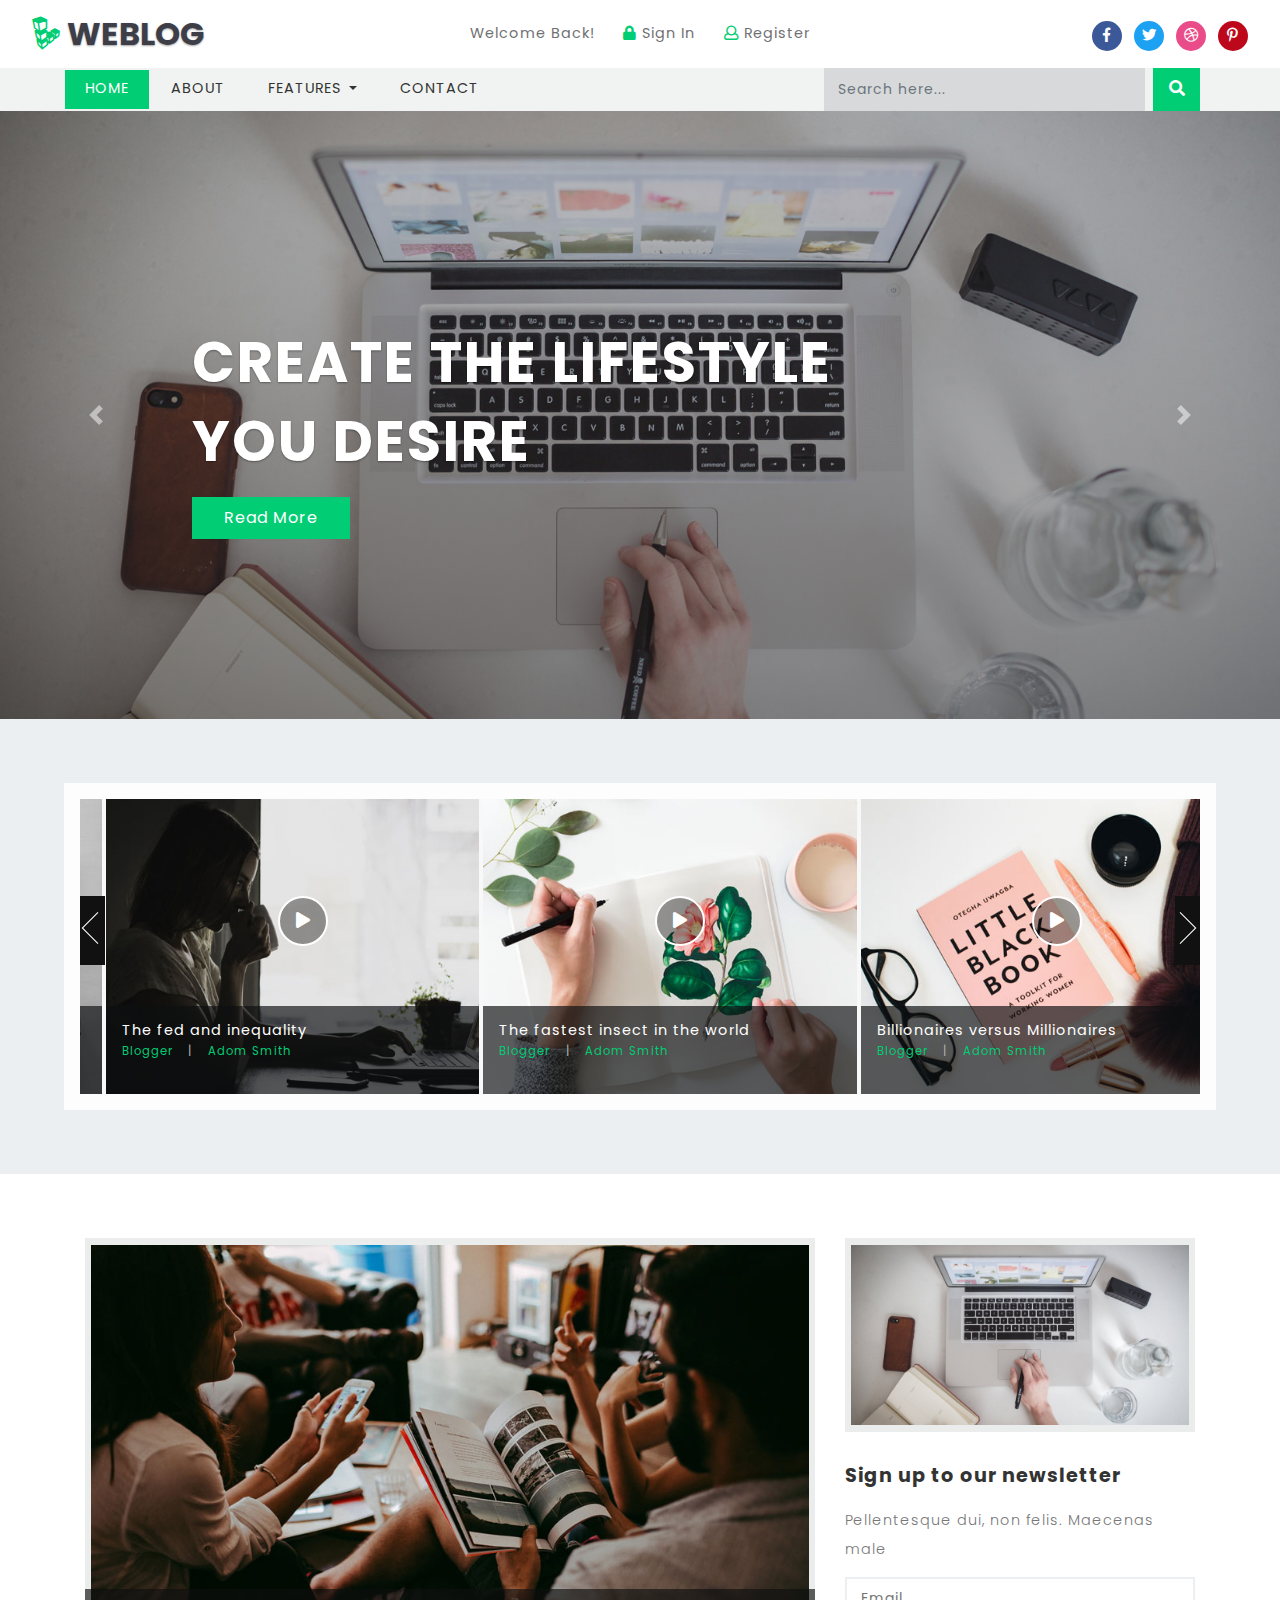
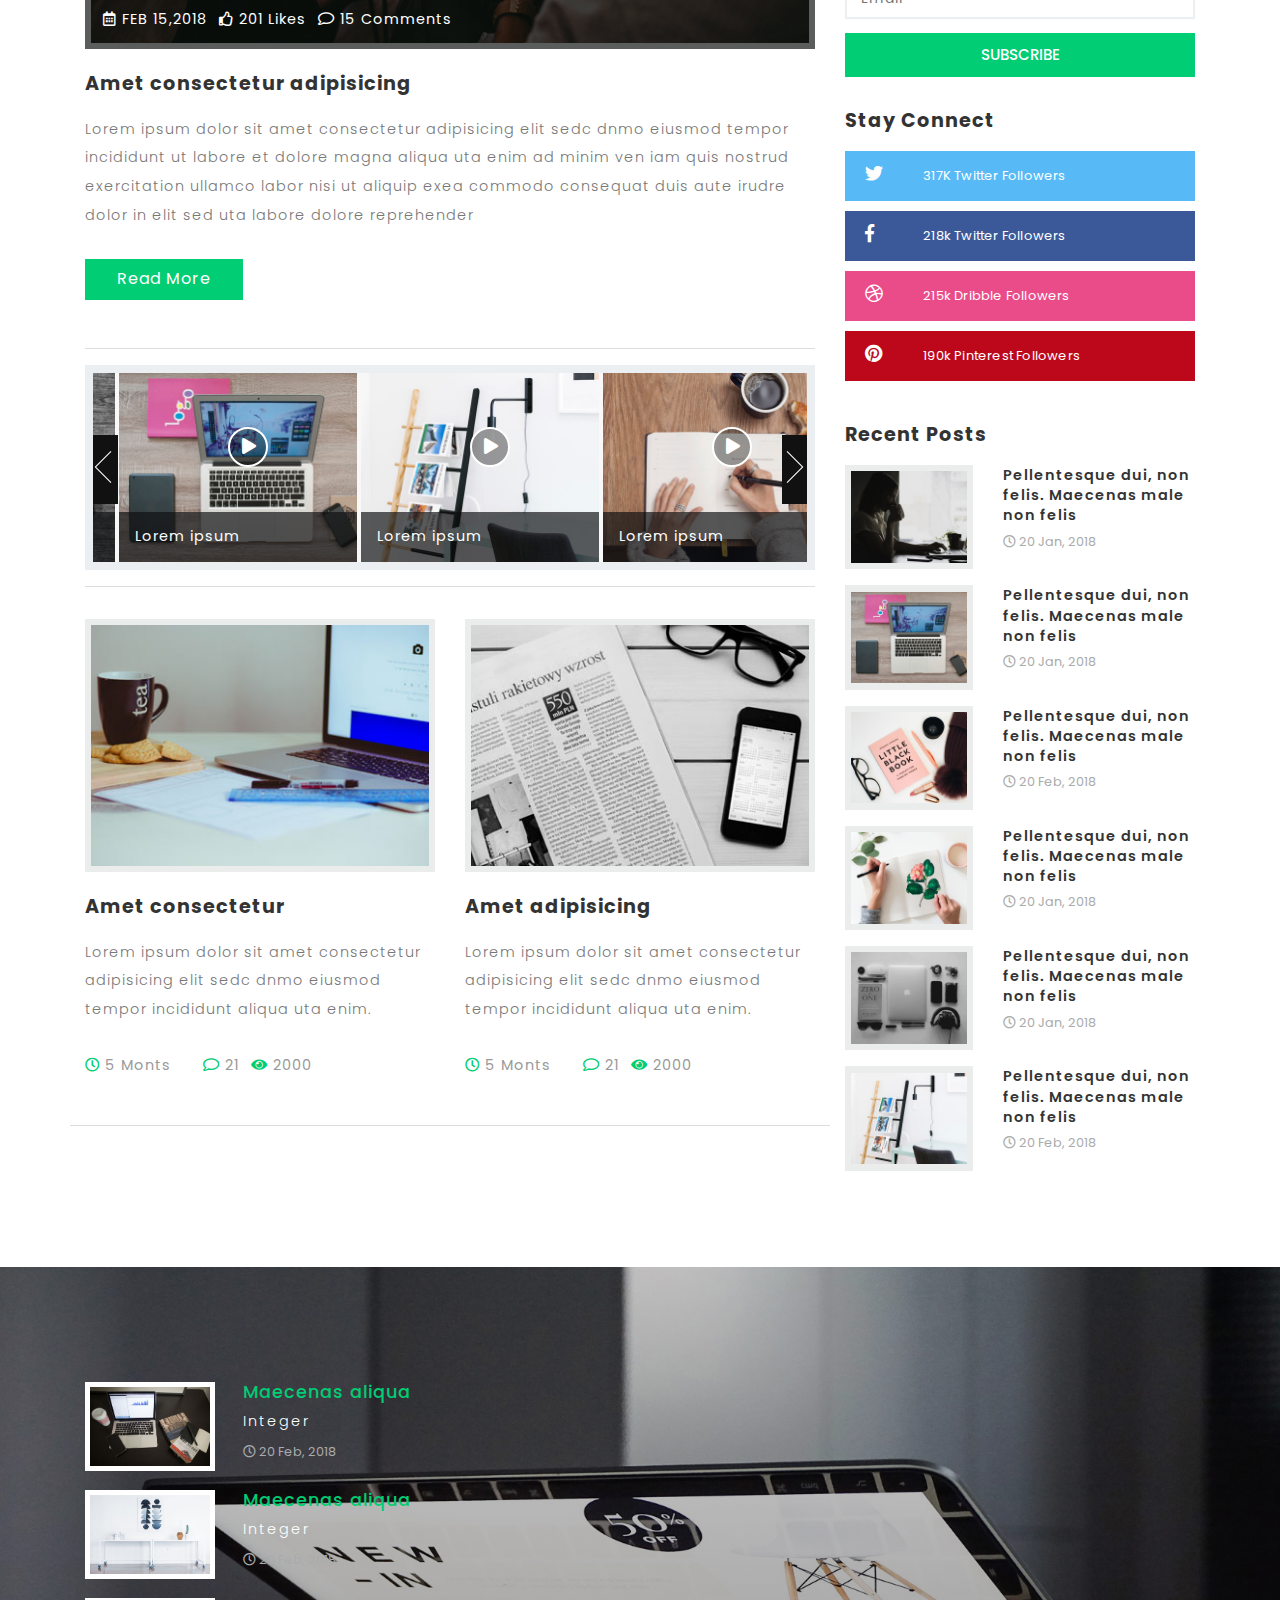
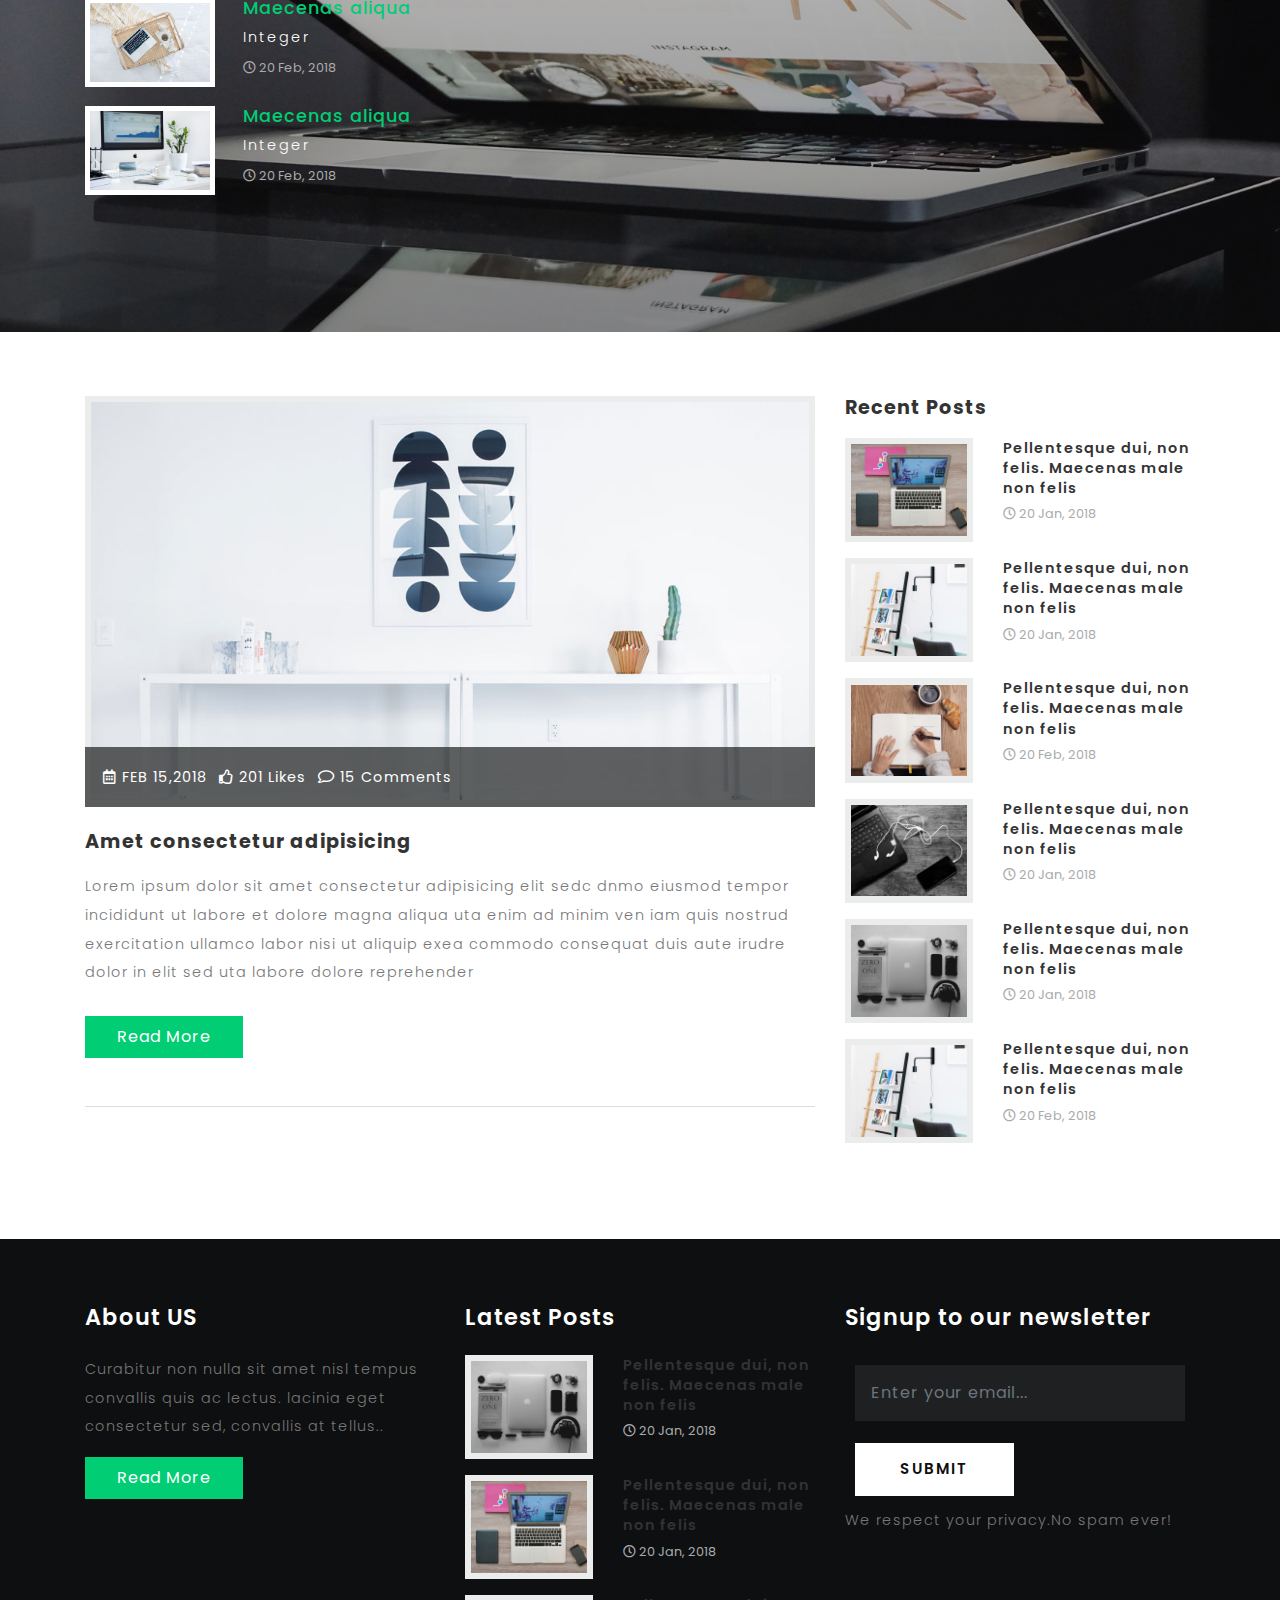
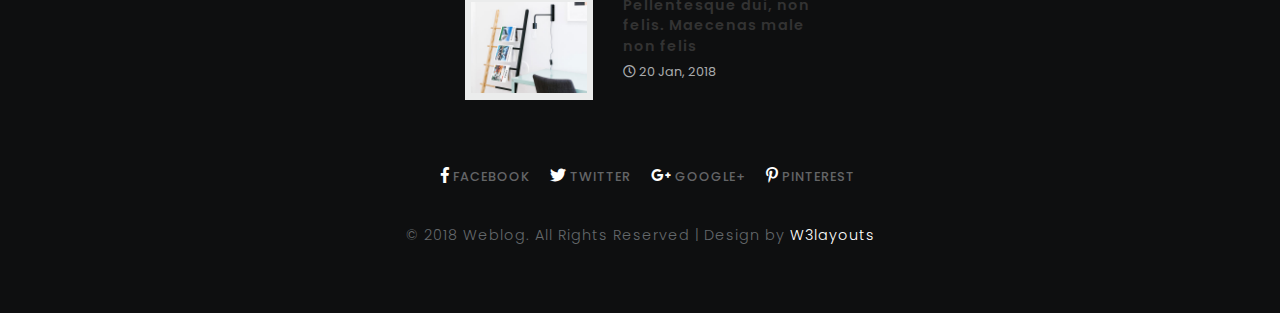
<file: CoreDemoY/wwwroot/web/index.html>
<!--
	Author: W3layouts
	Author URL: http://w3layouts.com
	License: Creative Commons Attribution 3.0 Unported
	License URL: http://creativecommons.org/licenses/by/3.0/
-->

<!DOCTYPE html>
<html lang="zxx">

<head>
	<title>Weblog a Blogging Category Bootstrap responsive WebTemplate | Home :: w3layouts</title>
	<meta name="viewport" content="width=device-width, initial-scale=1">
	<meta charset="utf-8">
	<meta name="keywords" content="Weblog a Responsive web template, Bootstrap Web Templates, Flat Web Templates, Android Compatible web template, 
Smartphone Compatible web template, free webdesigns for Nokia, Samsung, LG, SonyEricsson, Motorola web design" />

	<script>
		addEventListener("load", function () {
			setTimeout(hideURLbar, 0);
		}, false);

		function hideURLbar() {
			window.scrollTo(0, 1);
		}
	</script>
	<link href="css/bootstrap.css" rel='stylesheet' type='text/css' />
	<link rel="stylesheet" href="css/jquery.desoslide.css">
	<link href="css/style.css" rel='stylesheet' type='text/css' />
	<link href="css/fontawesome-all.css" rel="stylesheet">
	<link href="//fonts.googleapis.com/css?family=Poppins:100,100i,200,200i,300,300i,400,400i,500,500i,600,600i,700,700i,800"
	    rel="stylesheet">
</head>

<body>
	<!--Header-->

	<header>
		<div class="top-bar_sub_w3layouts container-fluid">
			<div class="row">
				<div class="col-md-4 logo text-left">
					<a class="navbar-brand" href="index.html">
						<i class="fab fa-linode"></i> Weblog</a>
				</div>
				<div class="col-md-4 top-forms text-center mt-lg-3 mt-md-1 mt-0">
					<span>Welcome Back!</span>
					<span class="mx-lg-4 mx-md-2  mx-1">
						<a href="login.html">
							<i class="fas fa-lock"></i> Sign In</a>
					</span>
					<span>
						<a href="register.html">
							<i class="far fa-user"></i> Register</a>
					</span>
				</div>
				<div class="col-md-4 log-icons text-right">

					<ul class="social_list1 mt-3">

						<li>
							<a href="#" class="facebook1 mx-2" >
								<i class="fab fa-facebook-f"></i>

							</a>
						</li>
						<li>
							<a href="#" class="twitter2">
								<i class="fab fa-twitter"></i>

							</a>
						</li>
						<li>
							<a href="#" class="dribble3 mx-2">
								<i class="fab fa-dribbble"></i>
							</a>
						</li>
						<li>
							<a href="#" class="pin">
								<i class="fab fa-pinterest-p"></i>
							</a>
						</li>
					</ul>
				</div>
			</div>
		</div>

			<div class="header_top" id="home">
				<nav class="navbar navbar-expand-lg navbar-light bg-light">
					<button class="navbar-toggler navbar-toggler-right mx-auto" type="button" data-toggle="collapse" data-target="#navbarSupportedContent" aria-controls="navbarSupportedContent"
						aria-expanded="false" aria-label="Toggle navigation">
						<span class="navbar-toggler-icon"></span>
				   </button>


					<div class="collapse navbar-collapse" id="navbarSupportedContent">
						<ul class="navbar-nav mr-auto">
							<li class="nav-item active">
								<a class="nav-link" href="#">Home
									<span class="sr-only">(current)</span>
								</a>
							</li>
							<li class="nav-item">
								<a class="nav-link" href="about.html">About</a>
							</li>
							<li class="nav-item dropdown">
								<a class="nav-link dropdown-toggle" href="#" id="navbarDropdown" role="button" data-toggle="dropdown" aria-haspopup="true"
								    aria-expanded="false">
									Features
								</a>
								<div class="dropdown-menu" aria-labelledby="navbarDropdown">
									<a class="dropdown-item" href="#"></a>
									<a class="dropdown-item" href="blog1.html">Standard Blog</a>
									<div class="dropdown-divider"></div>
									<a class="dropdown-item" href="blog2.html">2 Column Blog</a>
									<div class="dropdown-divider"></div>
									<a class="dropdown-item" href="blog3.html">3 Column Blog</a>

								</div>
							</li>
							<li class="nav-item">
								<a class="nav-link" href="contact.html">Contact</a>
							</li>

						</ul>
							<form action="#" method="post" class="form-inline my-2 my-lg-0 header-search">
								<input class="form-control mr-sm-2" type="search" placeholder="Search here..." name="Search" required="">
								<button class="btn btn1 my-2 my-sm-0" type="submit"><i class="fas fa-search"></i></button>
							</form>
		
						

					</div>
				</nav>

			</div>
	</header>
	<!--//header-->

	<!--/banner-->
	<div class="banner">
		<div id="carouselExampleIndicators" class="carousel slide" data-ride="carousel">
			<ol class="carousel-indicators">
				<li data-target="#carouselExampleIndicators" data-slide-to="0" class="active"></li>
				<li data-target="#carouselExampleIndicators" data-slide-to="1"></li>
				<li data-target="#carouselExampleIndicators" data-slide-to="2"></li>
				<li data-target="#carouselExampleIndicators" data-slide-to="3"></li>
			</ol>
			<div class="carousel-inner" role="listbox">
				<div class="carousel-item active">
					<div class="carousel-caption">
						<h3>Create the lifestyle
							<span>you desire</span>
						</h3>
						<div class="read">
							<a href="single.html" class="btn btn-primary read-m">Read More</a>
						</div>
					</div>
				</div>
				<div class="carousel-item item2">
					<div class="carousel-caption">
						<h3>Engaging Purposeful
							<span>and Creative</span>
						</h3>
						<div class="read">
							<a href="single.html" class="btn btn-primary read-m">Read More</a>
						</div>
					</div>
				</div>
				<div class="carousel-item item3">
					<div class="carousel-caption">
						<h3>Create the lifestyle
							<span>you desire</span>
						</h3>
						<div class="read">
							<a href="single.html" class="btn btn-primary read-m">Read More</a>
						</div>
					</div>
				</div>
				<div class="carousel-item item4">
					<div class="carousel-caption">
						<h3>Engaging Purposeful
							<span>and Creative</span>
						</h3>
						<div class="read">
							<a href="single.html" class="btn btn-primary read-m">Read More</a>
						</div>
					</div>
				</div>
			</div>
			<a class="carousel-control-prev" href="#carouselExampleIndicators" role="button" data-slide="prev">
				<span class="carousel-control-prev-icon" aria-hidden="true"></span>
				<span class="sr-only">Previous</span>
			</a>
			<a class="carousel-control-next" href="#carouselExampleIndicators" role="button" data-slide="next">
				<span class="carousel-control-next-icon" aria-hidden="true"></span>
				<span class="sr-only">Next</span>
			</a>
		</div>
	</div>
	<!--/model-->
	<!--//banner-->
	<section class="bottom-slider">
		<div class="course_demo1">
			<ul id="flexiselDemo1">
				<li>
					<div class="blog-item">
						<img src="images/1.jpg" alt=" " class="img-fluid" />
						<button type="button" class="btn btn-primary play" data-toggle="modal" data-target="#exampleModal">
							<i class="fas fa-play"></i>
						</button>

						<div class="floods-text">
							<h3>The fed and inequality
								<span>Blogger
									<label>|</label>
									<i>Adom Smith</i>
								</span>
							</h3>

						</div>
					</div>
				</li>
				<li>
					<div class="blog-item">
						<img src="images/2.jpg" alt=" " class="img-fluid" />
						<button type="button" class="btn btn-primary play" data-toggle="modal" data-target="#exampleModal">
							<i class="fas fa-play"></i>
						</button>

						<div class="floods-text">
							<h3>The fastest insect in the world
								<span>Blogger
									<label>|</label>
									<i>Adom Smith</i>
								</span>
							</h3>

						</div>
					</div>
				</li>
				<li>
					<div class="blog-item">
						<img src="images/3.jpg" alt=" " class="img-fluid" />
						<button type="button" class="btn btn-primary play" data-toggle="modal" data-target="#exampleModal">
							<i class="fas fa-play"></i>
						</button>


						<div class="floods-text">
							<h3>Billionaires versus Millionaires
								<span>Blogger
									<label>|</label>
									<i>Adom Smith</i>
								</span>
							</h3>

						</div>
					</div>
				</li>
				<li>
					<div class="blog-item">
						<img src="images/4.jpg" alt=" " class="img-fluid" />
						<button type="button" class="btn btn-primary play" data-toggle="modal" data-target="#exampleModal">
							<i class="fas fa-play"></i>
						</button>


						<div class="floods-text">
							<h3>Billionaires versus Millionaires
								<span>Blogger
									<label>|</label>
									<i>Adom Smith</i>
								</span>
							</h3>

						</div>
					</div>
				</li>
			</ul>
		</div>
		<div class="modal fade" id="exampleModal" tabindex="-1" role="dialog" aria-hidden="true">
			<div class="modal-dialog" role="document">
				<div class="modal-content">
					<div class="modal-header">
						<button type="button" class="close" data-dismiss="modal" aria-label="Close">
							<span aria-hidden="true">&times;</span>
						</button>
					</div>
					<div class="modal-body">
						<div class="embed-responsive embed-responsive-21by9">
							<iframe src="https://player.vimeo.com/video/145787219"></iframe>
						</div>
					</div>

				</div>
			</div>
		</div>
	</section>
	<!--/main-->
	<section class="main-content-w3layouts-agileits">
		<div class="container">
			<div class="row">
				<!--left-->
				<div class="col-lg-8 left-blog-info-w3layouts-agileits text-left">
					<div class="blog-grid-top">
						<div class="b-grid-top">
							<div class="blog_info_left_grid">
								<a href="single.html">
									<img src="images/b1.jpg" class="img-fluid" alt="">
								</a>
							</div>
							<div class="blog-info-middle">
								<ul>
									<li>
										<a href="#">
											<i class="far fa-calendar-alt"></i> FEB 15,2018</a>
									</li>
									<li class="mx-2">
										<a href="#">
											<i class="far fa-thumbs-up"></i> 201 Likes</a>
									</li>
									<li>
										<a href="#">
											<i class="far fa-comment"></i> 15 Comments</a>
									</li>
									
								</ul>
							</div>
						</div>

						<h3>
							<a href="single.html">Amet consectetur adipisicing </a>
						</h3>
						<p>Lorem ipsum dolor sit amet consectetur adipisicing elit sedc dnmo eiusmod tempor incididunt ut labore et dolore magna
							aliqua uta enim ad minim ven iam quis nostrud exercitation ullamco labor nisi ut aliquip exea commodo consequat duis
							aute irudre dolor in elit sed uta labore dolore reprehender</p>
						<a href="single.html" class="btn btn-primary read-m">Read More</a>
					</div>
					<!--//silder-->
					<div class="blog-mid-sec">
						<ul id="flexiselDemo2">
							<li>
								<div class="blog-item">
									<img src="images/5.jpg" alt=" " class="img-fluid" />
									<button type="button" class="btn btn-primary play sec" data-toggle="modal" data-target="#exampleModal">
										<i class="fas fa-play"></i>
									</button>
									<div class="floods-text">
										<h3>Lorem ipsum </h3>
									</div>
								</div>
							</li>
							<li>
								<div class="blog-item">
									<img src="images/6.jpg" alt=" " class="img-fluid" />
									<button type="button" class="btn btn-primary play sec" data-toggle="modal" data-target="#exampleModal">
										<i class="fas fa-play"></i>
									</button>
									<div class="floods-text">
										<h3>Lorem ipsum </h3>
									</div>
								</div>
							</li>
							<li>
								<div class="blog-item">
									<img src="images/7.jpg" alt=" " class="img-fluid" />
									<button type="button" class="btn btn-primary play sec" data-toggle="modal" data-target="#exampleModal">
										<i class="fas fa-play"></i>
									</button>
									<div class="floods-text">
										<h3>Lorem ipsum </h3>
									</div>
								</div>
							</li>
							<li>
								<div class="blog-item">
									<img src="images/8.jpg" alt=" " class="img-fluid" />
									<button type="button" class="btn btn-primary play sec" data-toggle="modal" data-target="#exampleModal">
										<i class="fas fa-play"></i>
									</button>
									<div class="floods-text">
										<h3>Lorem ipsum </h3>
									</div>
								</div>
							</li>
						</ul>
					</div>

					<!--//silder-->
					<div class="blog-girds-sec">
						<div class="row">
							<div class="col-md-6 blog-grid-top">
								<div class="b-grid-top">
									<div class="blog_info_left_grid">
										<a href="single.html">
											<img src="images/b2.jpg" class="img-fluid" alt="">
										</a>
									</div>
									<h3>
										<a href="single.html">Amet consectetur </a>
									</h3>
									<p>Lorem ipsum dolor sit amet consectetur adipisicing elit sedc dnmo eiusmod tempor incididunt aliqua uta enim.</p>
								</div>
								<ul class="blog-icons">
									<li>
										<a href="#">
											<i class="far fa-clock"></i> 5 Monts</a>
									</li>
									<li class="mx-2">
										<a href="#">
											<i class="far fa-comment"></i> 21</a>
									</li>
									<li>
										<a href="#">
											<i class="fas fa-eye"></i> 2000</a>
									</li>
									
								</ul>
							</div>
							<div class="col-md-6 blog-grid-top">
								<div class="b-grid-top">
									<div class="blog_info_left_grid">
										<a href="single.html">
											<img src="images/b3.jpg" class="img-fluid" alt="">
										</a>
									</div>
									<h3>
										<a href="single.html">Amet adipisicing </a>
									</h3>
									<p>Lorem ipsum dolor sit amet consectetur adipisicing elit sedc dnmo eiusmod tempor incididunt aliqua uta enim.</p>

								</div>
								<ul class="blog-icons">
									<li>
										<a href="#">
											<i class="far fa-clock"></i> 5 Monts</a>
									</li>
									<li class="mx-2">
										<a href="#">
											<i class="far fa-comment"></i> 21</a>
									</li>
									<li>
										<a href="#">
											<i class="fas fa-eye"></i> 2000</a>
									</li>
									
								</ul>
							</div>
						</div>
					</div>
				</div>
				<!--//left-->
				<!--right-->
				<aside class="col-lg-4 agileits-w3ls-right-blog-con text-right">
					<div class="right-blog-info text-left">
						<div class="tech-btm">
							<img src="images/banner1.jpg" class="img-fluid" alt="">
						</div>
						<div class="tech-btm">
							<h4>Sign up to our newsletter</h4>
							<p>Pellentesque dui, non felis. Maecenas male </p>
							<form action="#" method="post">
								<input type="email" placeholder="Email" required="">
								<input type="submit" value="Subscribe">
							</form>

						</div>
						<div class="tech-btm widget_social">
							<h4>Stay Connect</h4>
							<ul>

								<li>
									<a class="twitter" href="#">
										<i class="fab fa-twitter"></i>
										<span class="count">317K</span> Twitter Followers</a>
								</li>
								<li>
									<a class="facebook" href="#">
										<i class="fab fa-facebook-f"></i>
										<span class="count">218k</span> Twitter Followers</a>
								</li>
								<li>
									<a class="dribble" href="#">
										<i class="fab fa-dribbble"></i>

										<span class="count">215k</span> Dribble Followers</a>
								</li>
								<li>
									<a class="pin" href="#">
										<i class="fab fa-pinterest"></i>
										<span class="count">190k</span> Pinterest Followers</a>
								</li>

							</ul>
						</div>
						<div class="tech-btm">
							<h4>Recent Posts</h4>
							
							<div class="blog-grids row mb-3">
								<div class="col-md-5 blog-grid-left">
									<a href="single.html">
										<img src="images/1.jpg" class="img-fluid" alt="">
									</a>
								</div>
								<div class="col-md-7 blog-grid-right">

									<h5>
										<a href="single.html">Pellentesque dui, non felis. Maecenas male non felis </a>
									</h5>
									<div class="sub-meta">
										<span>
											<i class="far fa-clock"></i> 20 Jan, 2018</span>
									</div>
								</div>
								
							</div>
							<div class="blog-grids row mb-3">
								<div class="col-md-5 blog-grid-left">
									<a href="single.html">
										<img src="images/5.jpg" class="img-fluid" alt="">
									</a>
								</div>
								<div class="col-md-7 blog-grid-right">

									<h5>
										<a href="single.html">Pellentesque dui, non felis. Maecenas male non felis </a>
									</h5>
									<div class="sub-meta">
										<span>
											<i class="far fa-clock"></i> 20 Jan, 2018</span>
									</div>
								</div>
								<div class="clearfix"> </div>
							</div>
							<div class="blog-grids row mb-3">
								<div class="col-md-5 blog-grid-left">
									<a href="single.html">
										<img src="images/3.jpg" class="img-fluid" alt="">
									</a>
								</div>
								<div class="col-md-7 blog-grid-right">
									<h5>
										<a href="single.html">Pellentesque dui, non felis. Maecenas male non felis </a>
									</h5>
									<div class="sub-meta">
										<span>
											<i class="far fa-clock"></i> 20 Feb, 2018</span>
									</div>
								</div>
								
							</div>
							<div class="blog-grids row mb-3">
								<div class="col-md-5 blog-grid-left">
									<a href="single.html">
										<img src="images/2.jpg" class="img-fluid" alt="">
									</a>
								</div>
								<div class="col-md-7 blog-grid-right">

									<h5>
										<a href="single.html">Pellentesque dui, non felis. Maecenas male non felis </a>
									</h5>
									<div class="sub-meta">
										<span>
											<i class="far fa-clock"></i> 20 Jan, 2018</span>
									</div>
								</div>
								
							</div>
							<div class="blog-grids row mb-3">
								<div class="col-md-5 blog-grid-left">
									<a href="single.html">
										<img src="images/4.jpg" class="img-fluid" alt="">
									</a>
								</div>
								<div class="col-md-7 blog-grid-right">

									<h5>
										<a href="single.html">Pellentesque dui, non felis. Maecenas male non felis </a>
									</h5>
									<div class="sub-meta">
										<span>
											<i class="far fa-clock"></i> 20 Jan, 2018</span>
									</div>
								</div>
								
							</div>
							<div class="blog-grids row mb-3">
								<div class="col-md-5 blog-grid-left">
									<a href="single.html">
										<img src="images/6.jpg" class="img-fluid" alt="">
									</a>
								</div>
								<div class="col-md-7 blog-grid-right">
									<h5>
										<a href="single.html">Pellentesque dui, non felis. Maecenas male non felis </a>
									</h5>
									<div class="sub-meta">
										<span>
											<i class="far fa-clock"></i> 20 Feb, 2018</span>
									</div>
								</div>
								
							</div>
						</div>
					</div>

				</aside>
				<!--//right-->
			</div>
		</div>
	</section>
	<!--//main-->
	<!--/middle-->
	<section class="middle-sec-agileinfo-w3ls">
		<div class="container">
			<div class="row inner-sec">
				<div class="col-md-4 news-left">
					<ul id="demo1_thumbs" class="list-inline">
						<li>
							<a href="images/m1.jpg">
								<img src="images/m1.jpg" alt="" data-desoslide-caption="<h3>Latest Post 1</h3>">
								<div class="mid-text-info">
									<h4>Maecenas aliqua</h4>
									<p>Integer </p>
									<div class="sub-meta">
										<span>
											<i class="far fa-clock"></i> 20 Feb, 2018</span>
									</div>
								</div>
							</a>
						</li>
						<li>
							<a href="images/m2.jpg">
								<img src="images/m2.jpg" alt="" data-desoslide-caption="<h3>Latest Post 2</h3>">
								<div class="mid-text-info">
									<h4>Maecenas aliqua</h4>
									<p>Integer </p>
									<div class="sub-meta">
										<span>
											<i class="far fa-clock"></i> 20 Feb, 2018</span>
									</div>
								</div>
							</a>
						</li>
						<li>
							<a href="images/m3.jpg">
								<img src="images/m3.jpg" alt="" data-desoslide-caption="<h3>Latest Post 3</h3>">
								<div class="mid-text-info">
									<h4>Maecenas aliqua</h4>
									<p>Integer </p>
									<div class="sub-meta">
										<span>
											<i class="far fa-clock"></i> 20 Feb, 2018</span>
									</div>
								</div>
							</a>
						</li>
						<li>
							<a href="images/m4.jpg">
								<img src="images/m4.jpg" alt="" data-desoslide-caption="<h3>Latest Post 4</h3>">
								<div class="mid-text-info">
									<h4>Maecenas aliqua</h4>
									<p>Integer </p>
									<div class="sub-meta">
										<span>
											<i class="far fa-clock"></i> 20 Feb, 2018</span>
									</div>
								</div>
							</a>
						</li>
					</ul>
				</div>
				<div id="demo1_main_image" class="col-md-8  news-right"></div>
				<div class="clearfix"> </div>
			</div>
		</div>

	</section>
	<!--//middle-->
	<!---->
	<section class="main-content-w3layouts-agileits">
			<div class="container">
				<div class="row">
					<!--left-->
					<div class="col-lg-8 left-blog-info-w3layouts-agileits text-left">
						<div class="blog-grid-top">
							<div class="b-grid-top">
								<div class="blog_info_left_grid">
									<a href="single.html">
										<img src="images/b4.jpg" class="img-fluid" alt="">
									</a>
								</div>
								<div class="blog-info-middle">
									<ul>
										<li>
											<a href="#">
												<i class="far fa-calendar-alt"></i> FEB 15,2018</a>
										</li>
										<li class="mx-2">
											<a href="#">
												<i class="far fa-thumbs-up"></i> 201 Likes</a>
										</li>
										<li>
											<a href="#">
												<i class="far fa-comment"></i> 15 Comments</a>
										</li>
									
									</ul>
								</div>
							</div>
	
							<h3>
								<a href="single.html">Amet consectetur adipisicing </a>
							</h3>
							<p>Lorem ipsum dolor sit amet consectetur adipisicing elit sedc dnmo eiusmod tempor incididunt ut labore et dolore magna
								aliqua uta enim ad minim ven iam quis nostrud exercitation ullamco labor nisi ut aliquip exea commodo consequat duis
								aute irudre dolor in elit sed uta labore dolore reprehender</p>
							<a href="single.html" class="btn btn-primary read-m">Read More</a>
						</div>
						<!--//silder-->
						
	
					</div>
					<!--//left-->
					<!--right-->
					<aside class="col-lg-4 agileits-w3ls-right-blog-con text-left">
						<div class="tech-btm">
							<h4>Recent Posts</h4>
							
							<div class="blog-grids row mb-3">
								<div class="col-md-5 blog-grid-left">
									<a href="single.html">
										<img src="images/5.jpg" class="img-fluid" alt="">
									</a>
								</div>
								<div class="col-md-7 blog-grid-right">

									<h5>
										<a href="single.html">Pellentesque dui, non felis. Maecenas male non felis </a>
									</h5>
									<div class="sub-meta">
										<span>
											<i class="far fa-clock"></i> 20 Jan, 2018</span>
									</div>
								</div>
								
							</div>
							<div class="blog-grids row mb-3">
								<div class="col-md-5 blog-grid-left">
									<a href="single.html">
										<img src="images/6.jpg" class="img-fluid" alt="">
									</a>
								</div>
								<div class="col-md-7 blog-grid-right">

									<h5>
										<a href="single.html">Pellentesque dui, non felis. Maecenas male non felis </a>
									</h5>
									<div class="sub-meta">
										<span>
											<i class="far fa-clock"></i> 20 Jan, 2018</span>
									</div>
								</div>
								
							</div>
							<div class="blog-grids row mb-3">
								<div class="col-md-5 blog-grid-left">
									<a href="single.html">
										<img src="images/7.jpg" class="img-fluid" alt="">
									</a>
								</div>
								<div class="col-md-7 blog-grid-right">
									<h5>
										<a href="single.html">Pellentesque dui, non felis. Maecenas male non felis </a>
									</h5>
									<div class="sub-meta">
										<span>
											<i class="far fa-clock"></i> 20 Feb, 2018</span>
									</div>
								</div>
								
							</div>
							<div class="blog-grids row mb-3">
								<div class="col-md-5 blog-grid-left">
									<a href="single.html">
										<img src="images/8.jpg" class="img-fluid" alt="">
									</a>
								</div>
								<div class="col-md-7 blog-grid-right">

									<h5>
										<a href="single.html">Pellentesque dui, non felis. Maecenas male non felis </a>
									</h5>
									<div class="sub-meta">
										<span>
											<i class="far fa-clock"></i> 20 Jan, 2018</span>
									</div>
								</div>
								
							</div>
							<div class="blog-grids row mb-3">
								<div class="col-md-5 blog-grid-left">
									<a href="single.html">
										<img src="images/4.jpg" class="img-fluid" alt="">
									</a>
								</div>
								<div class="col-md-7 blog-grid-right">

									<h5>
										<a href="single.html">Pellentesque dui, non felis. Maecenas male non felis </a>
									</h5>
									<div class="sub-meta">
										<span>
											<i class="far fa-clock"></i> 20 Jan, 2018</span>
									</div>
								</div>
								
							</div>
							<div class="blog-grids row mb-3">
								<div class="col-md-5 blog-grid-left">
									<a href="single.html">
										<img src="images/6.jpg" class="img-fluid" alt="">
									</a>
								</div>
								<div class="col-md-7 blog-grid-right">
									<h5>
										<a href="single.html">Pellentesque dui, non felis. Maecenas male non felis </a>
									</h5>
									<div class="sub-meta">
										<span>
											<i class="far fa-clock"></i> 20 Feb, 2018</span>
									</div>
								</div>
								
							</div>
						
						</div>
	
					</aside>
					<!--//right-->
				</div>
			</div>
		</section>
		<!--//main-->
	<!--footer-->
	<footer>
		<div class="container">
			<div class="row">
				<div class="col-lg-4 footer-grid-agileits-w3ls text-left">
					<h3>About US</h3>
					<p>Curabitur non nulla sit amet nisl tempus convallis quis ac lectus. lacinia eget consectetur sed, convallis at tellus..</p>
					<div class="read">
						<a href="single.html" class="btn btn-primary read-m">Read More</a>
					</div>
				</div>
				<div class="col-lg-4 footer-grid-agileits-w3ls text-left">

					<div class="tech-btm">
						<h3>Latest Posts</h3>
						<div class="blog-grids row mb-3">
							<div class="col-md-5 blog-grid-left">
								<a href="single.html">
									<img src="images/4.jpg" class="img-fluid" alt="">
								</a>
							</div>
							<div class="col-md-7 blog-grid-right">

								<h5>
									<a href="single.html">Pellentesque dui, non felis. Maecenas male non felis </a>
								</h5>
								<div class="sub-meta">
									<span>
										<i class="far fa-clock"></i> 20 Jan, 2018</span>
								</div>
							</div>
							
						</div>
						<div class="blog-grids row mb-3">
							<div class="col-md-5 blog-grid-left">
								<a href="single.html">
									<img src="images/5.jpg" class="img-fluid" alt="">
								</a>
							</div>
							<div class="col-md-7 blog-grid-right">

								<h5>
									<a href="single.html">Pellentesque dui, non felis. Maecenas male non felis </a>
								</h5>
								<div class="sub-meta">
									<span>
										<i class="far fa-clock"></i> 20 Jan, 2018</span>
								</div>
							</div>
							
						</div>
						<div class="blog-grids row mb-3">
							<div class="col-md-5 blog-grid-left">
								<a href="single.html">
									<img src="images/6.jpg" class="img-fluid" alt="">
								</a>
							</div>
							<div class="col-md-7 blog-grid-right">

								<h5>
									<a href="single.html">Pellentesque dui, non felis. Maecenas male non felis </a>
								</h5>
								<div class="sub-meta">
									<span>
										<i class="far fa-clock"></i> 20 Jan, 2018</span>
								</div>
							</div>
							
						</div>
					</div>
				</div>
				<!-- subscribe -->
				<div class="col-lg-4 subscribe-main footer-grid-agileits-w3ls text-left">
					<h2>Signup to our newsletter</h2>
					<div class="subscribe-main text-left">
							<div class="subscribe-form">
									<form action="#" method="post" class="subscribe_form">
										<input class="form-control" type="email" placeholder="Enter your email..." required="">
										<button type="submit" class="btn btn-primary submit">Submit</button>
									</form>
									<div class="clearfix"> </div>
						   </div>
						<p>We respect your privacy.No spam ever!</p>
					</div>
					<!-- //subscribe -->
				</div>
			</div>
			<!-- footer -->
			<div class="footer-cpy text-center">
				<div class="footer-social">
					<div class="copyrighttop">
						<ul>
							<li class="mx-3">
								<a class="facebook" href="#">
									<i class="fab fa-facebook-f"></i>
									<span>Facebook</span>
								</a>
							</li>
							<li>
								<a class="facebook" href="#">
									<i class="fab fa-twitter"></i>
									<span>Twitter</span>
								</a>
							</li>
							<li class="mx-3">
								<a class="facebook" href="#">
									<i class="fab fa-google-plus-g"></i>
									<span>Google+</span>
								</a>
							</li>
							<li>
								<a class="facebook" href="#">
									<i class="fab fa-pinterest-p"></i>
									<span>Pinterest</span>
								</a>
							</li>
						</ul>

					</div>
				</div>
				<div class="w3layouts-agile-copyrightbottom">
					<p>© 2018 Weblog. All Rights Reserved | Design by
						<a href="http://w3layouts.com/">W3layouts</a>
					</p>

				</div>
			</div>

			<!-- //footer -->
		</div>
	</footer>
	<!---->
	<!-- js -->
	<script src="js/jquery-2.2.3.min.js"></script>
	<!-- //js -->
	<!-- desoslide-JavaScript -->
	<script src="js/jquery.desoslide.js"></script>
	<script>
		$('#demo1_thumbs').desoSlide({
			main: {
				container: '#demo1_main_image',
				cssClass: 'img-responsive'
			},
			effect: 'sideFade',
			caption: true
		});
	</script>

	<!-- requried-jsfiles-for owl -->
	<script>
		$(window).load(function () {
			$("#flexiselDemo1").flexisel({
				visibleItems: 3,
				animationSpeed: 1000,
				autoPlay: true,
				autoPlaySpeed: 3000,
				pauseOnHover: true,
				enableResponsiveBreakpoints: true,
				responsiveBreakpoints: {
					portrait: {
						changePoint: 480,
						visibleItems: 1
					},
					landscape: {
						changePoint: 640,
						visibleItems: 2
					},
					tablet: {
						changePoint: 768,
						visibleItems: 3
					}
				}
			});

		});
	</script>
	<script>
		$(window).load(function () {
			$("#flexiselDemo2").flexisel({
				visibleItems: 3,
				animationSpeed: 1000,
				autoPlay: true,
				autoPlaySpeed: 3000,
				pauseOnHover: true,
				enableResponsiveBreakpoints: true,
				responsiveBreakpoints: {
					portrait: {
						changePoint: 480,
						visibleItems: 1
					},
					landscape: {
						changePoint: 640,
						visibleItems: 2
					},
					tablet: {
						changePoint: 768,
						visibleItems: 3
					}
				}
			});

		});
	</script>
	<script src="js/jquery.flexisel.js"></script>
	<!-- //password-script -->
	<!--/ start-smoth-scrolling -->
	<script src="js/move-top.js"></script>
	<script src="js/easing.js"></script>
	<script>
		jQuery(document).ready(function ($) {
			$(".scroll").click(function (event) {
				event.preventDefault();
				$('html,body').animate({
					scrollTop: $(this.hash).offset().top
				}, 900);
			});
		});
	</script>
	<!--// end-smoth-scrolling -->

	<script>
		$(document).ready(function () {
			
									var defaults = {
							  			containerID: 'toTop', // fading element id
										containerHoverID: 'toTopHover', // fading element hover id
										scrollSpeed: 1200,
										easingType: 'linear' 
							 		};
									

			$().UItoTop({
				easingType: 'easeOutQuart'
			});

		});
	</script>
	<a href="#home" class="scroll" id="toTop" style="display: block;">
		<span id="toTopHover" style="opacity: 1;"> </span>
	</a>

	<!-- //Custom-JavaScript-File-Links -->
	<script src="js/bootstrap.js"></script>


</body>

</html>
</file>
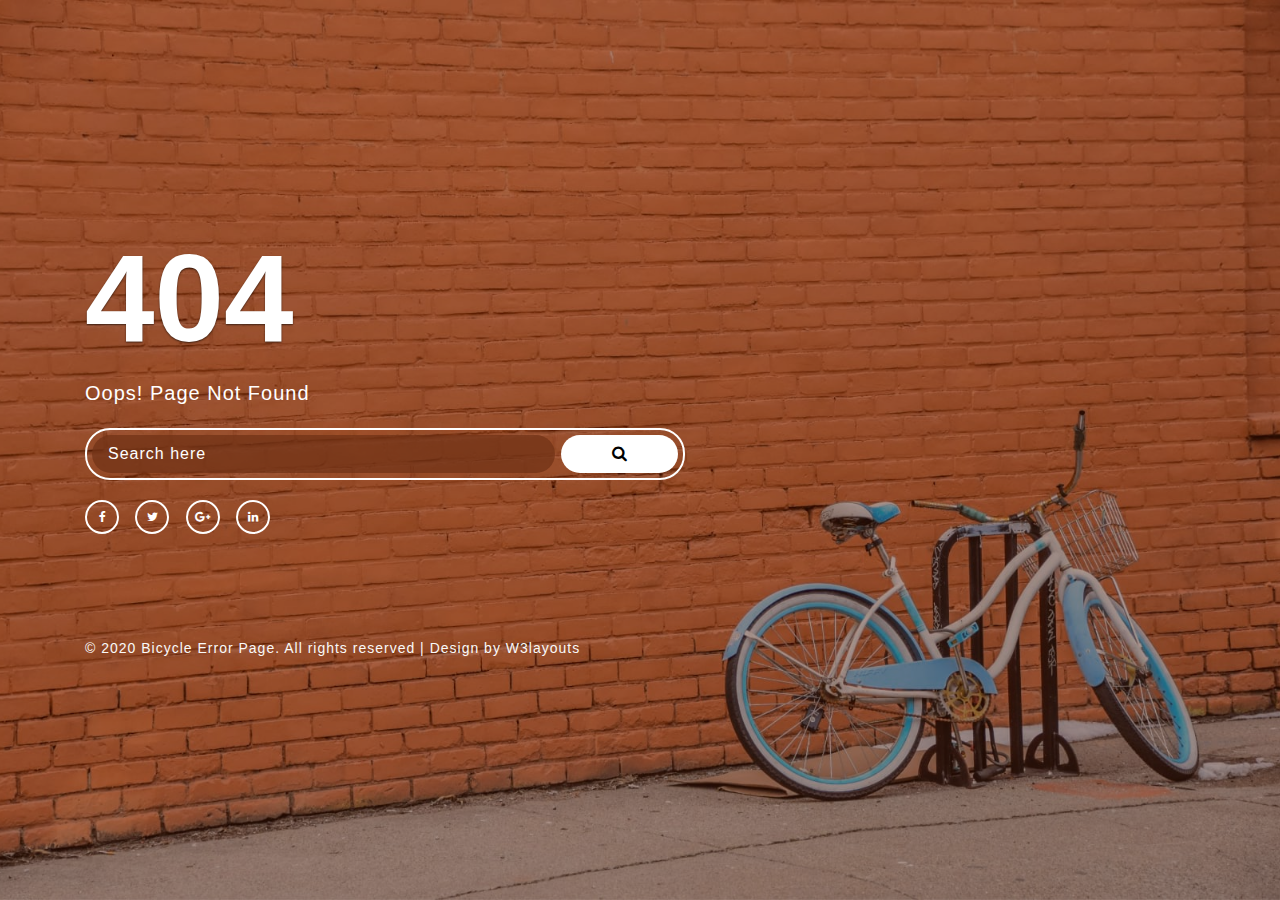
<file: CoreDemoY/wwwroot/weberror/index.html>
<!--
Author: W3layouts
Author URL: http://w3layouts.com
-->
<!DOCTYPE html>
<html lang="zxx">

<head>
	<title>Bicycle Error Page Responsive Widget Template :: W3layouts</title>
	<!-- Meta tag Keywords -->
	<meta name="viewport" content="width=device-width, initial-scale=1">
	<meta charset="UTF-8" />
	<meta name="keywords"
		content="Bicycle Error Page Responsive web template, Bootstrap Web Templates, Flat Web Templates, Android Compatible web template, Smartphone Compatible web template, free webdesigns for Nokia, Samsung, LG, SonyEricsson, Motorola web design" />
	<script>
		addEventListener("load", function () {
			setTimeout(hideURLbar, 0);
		}, false);

		function hideURLbar() {
			window.scrollTo(0, 1);
		}
	</script>
	<!-- //Meta tag Keywords -->
	<!--/Style-CSS -->
	<link rel="stylesheet" href="css/style.css" type="text/css" media="all" />
	<!--//Style-CSS -->
	<!-- font-awesome-icons -->
	<link href="css/font-awesome.css" rel="stylesheet">
	<!-- //font-awesome-icons -->
</head>

<body>
	<section class="w3l-error-61-404">
		<!-- /error-61-section -->
		<div class="error-61-mian">
			<div class="wrapper">
				<div class="errors-16-top">
					<div class="errors-16-info">
						<h3>404 </h3>

						<p>Oops! Page Not Found</p>
						<form action="#" method="post" class="d-flex error-page-form">
							<input type="search" placeholder="Search here" required="required">
							<button type="submit"><span class="fa fa-search" aria-hidden="true"></span></button>
						</form>
						<div class="social-coming-icons">
							<a href="#" title="Facebook" class="footer-fb"><span class="fa fa-facebook"
									aria-hidden="true"></span></a>
							<a href="#" title="Twitter" class="footer-tw"><span class="fa fa-twitter"
									aria-hidden="true"></span></a>
							<a href="#" title="Google Plus" class="footer-gg"><span class="fa fa-google-plus"
									aria-hidden="true"></span></a>
							<a href="#" title="Linkedin" class="footer-lin"><span class="fa fa-linkedin"
									aria-hidden="true"></span></a>
						</div>
					
					</div>

				</div>
				<div class="copyright-footer">
					<div class="copy-right">
						<p>© 2020 Bicycle Error Page. All rights reserved | Design by
							<a href="http://w3layouts.com/" target="_blank">W3layouts</a></p>
					</div>
				</div>
			</div>
		</div>
	</section>
	<!-- //error-61-section -->
</body>

</html>
</file>
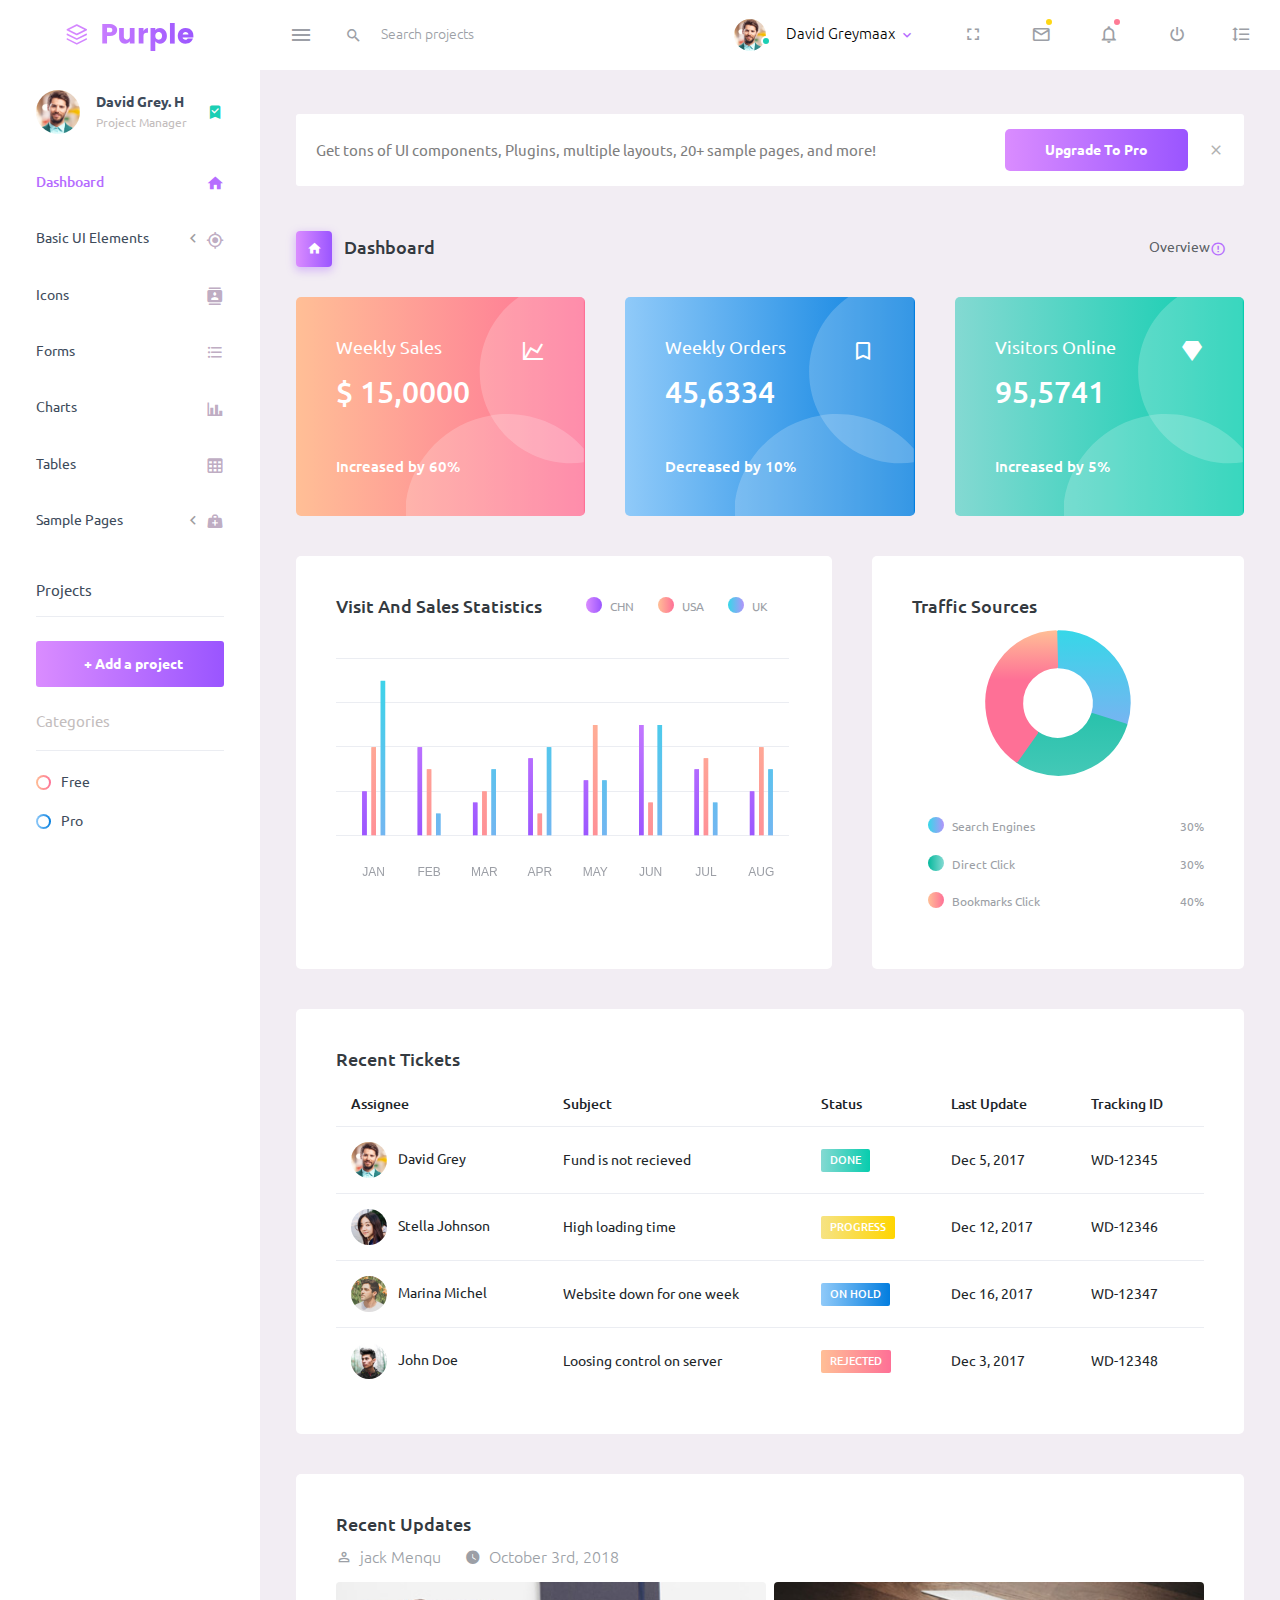
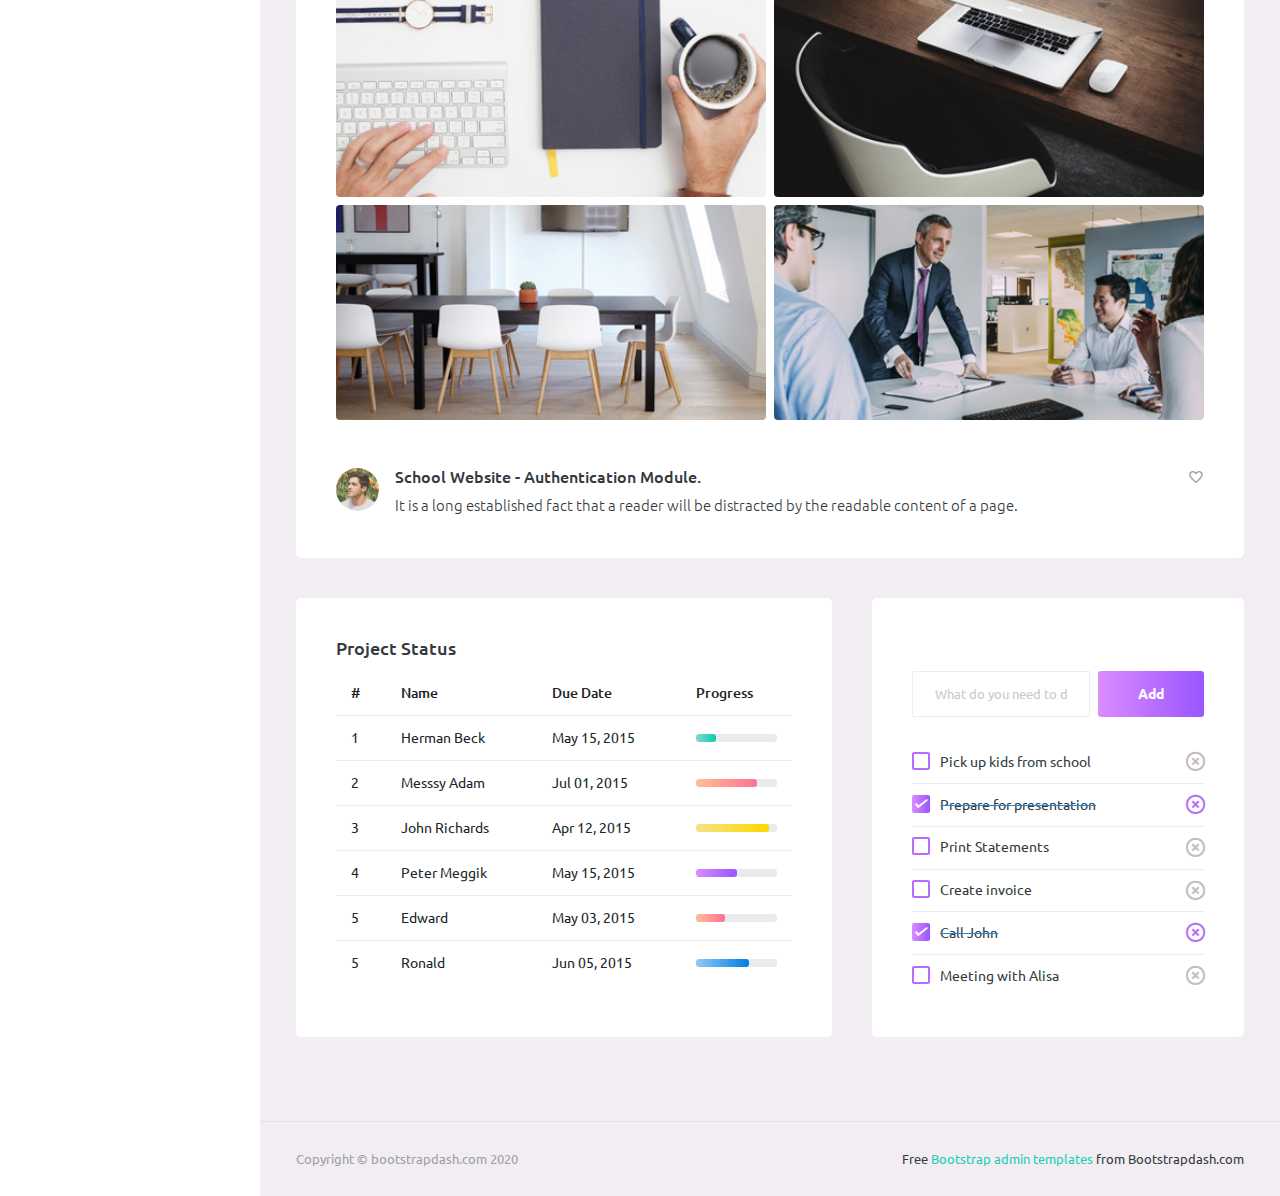
<file: CoreDemoY/wwwroot/writer/index.html>
<!DOCTYPE html>
<html lang="en">
  <head>
    <!-- Required meta tags -->
    <meta charset="utf-8">
    <meta name="viewport" content="width=device-width, initial-scale=1, shrink-to-fit=no">
    <title>Purple Admin</title>
    <!-- plugins:css -->
    <link rel="stylesheet" href="assets/vendors/mdi/css/materialdesignicons.min.css">
    <link rel="stylesheet" href="assets/vendors/css/vendor.bundle.base.css">
    <!-- endinject -->
    <!-- Plugin css for this page -->
    <!-- End plugin css for this page -->
    <!-- inject:css -->
    <!-- endinject -->
    <!-- Layout styles -->
    <link rel="stylesheet" href="assets/css/style.css">
    <!-- End layout styles -->
    <link rel="shortcut icon" href="assets/images/favicon.ico" />
  </head>
  <body>
    <div class="container-scroller">
      <!-- partial:partials/_navbar.html -->
      <nav class="navbar default-layout-navbar col-lg-12 col-12 p-0 fixed-top d-flex flex-row">
        <div class="text-center navbar-brand-wrapper d-flex align-items-center justify-content-center">
          <a class="navbar-brand brand-logo" href="index.html"><img src="assets/images/logo.svg" alt="logo" /></a>
          <a class="navbar-brand brand-logo-mini" href="index.html"><img src="assets/images/logo-mini.svg" alt="logo" /></a>
        </div>
        <div class="navbar-menu-wrapper d-flex align-items-stretch">
          <button class="navbar-toggler navbar-toggler align-self-center" type="button" data-toggle="minimize">
            <span class="mdi mdi-menu"></span>
          </button>
          <div class="search-field d-none d-md-block">
            <form class="d-flex align-items-center h-100" action="#">
              <div class="input-group">
                <div class="input-group-prepend bg-transparent">
                  <i class="input-group-text border-0 mdi mdi-magnify"></i>
                </div>
                <input type="text" class="form-control bg-transparent border-0" placeholder="Search projects">
              </div>
            </form>
          </div>
          <ul class="navbar-nav navbar-nav-right">
            <li class="nav-item nav-profile dropdown">
              <a class="nav-link dropdown-toggle" id="profileDropdown" href="#" data-toggle="dropdown" aria-expanded="false">
                <div class="nav-profile-img">
                  <img src="assets/images/faces/face1.jpg" alt="image">
                  <span class="availability-status online"></span>
                </div>
                <div class="nav-profile-text">
                  <p class="mb-1 text-black">David Greymaax</p>
                </div>
              </a>
              <div class="dropdown-menu navbar-dropdown" aria-labelledby="profileDropdown">
                <a class="dropdown-item" href="#">
                  <i class="mdi mdi-cached mr-2 text-success"></i> Activity Log </a>
                <div class="dropdown-divider"></div>
                <a class="dropdown-item" href="#">
                  <i class="mdi mdi-logout mr-2 text-primary"></i> Signout </a>
              </div>
            </li>
            <li class="nav-item d-none d-lg-block full-screen-link">
              <a class="nav-link">
                <i class="mdi mdi-fullscreen" id="fullscreen-button"></i>
              </a>
            </li>
            <li class="nav-item dropdown">
              <a class="nav-link count-indicator dropdown-toggle" id="messageDropdown" href="#" data-toggle="dropdown" aria-expanded="false">
                <i class="mdi mdi-email-outline"></i>
                <span class="count-symbol bg-warning"></span>
              </a>
              <div class="dropdown-menu dropdown-menu-right navbar-dropdown preview-list" aria-labelledby="messageDropdown">
                <h6 class="p-3 mb-0">Messages</h6>
                <div class="dropdown-divider"></div>
                <a class="dropdown-item preview-item">
                  <div class="preview-thumbnail">
                    <img src="assets/images/faces/face4.jpg" alt="image" class="profile-pic">
                  </div>
                  <div class="preview-item-content d-flex align-items-start flex-column justify-content-center">
                    <h6 class="preview-subject ellipsis mb-1 font-weight-normal">Mark send you a message</h6>
                    <p class="text-gray mb-0"> 1 Minutes ago </p>
                  </div>
                </a>
                <div class="dropdown-divider"></div>
                <a class="dropdown-item preview-item">
                  <div class="preview-thumbnail">
                    <img src="assets/images/faces/face2.jpg" alt="image" class="profile-pic">
                  </div>
                  <div class="preview-item-content d-flex align-items-start flex-column justify-content-center">
                    <h6 class="preview-subject ellipsis mb-1 font-weight-normal">Cregh send you a message</h6>
                    <p class="text-gray mb-0"> 15 Minutes ago </p>
                  </div>
                </a>
                <div class="dropdown-divider"></div>
                <a class="dropdown-item preview-item">
                  <div class="preview-thumbnail">
                    <img src="assets/images/faces/face3.jpg" alt="image" class="profile-pic">
                  </div>
                  <div class="preview-item-content d-flex align-items-start flex-column justify-content-center">
                    <h6 class="preview-subject ellipsis mb-1 font-weight-normal">Profile picture updated</h6>
                    <p class="text-gray mb-0"> 18 Minutes ago </p>
                  </div>
                </a>
                <div class="dropdown-divider"></div>
                <h6 class="p-3 mb-0 text-center">4 new messages</h6>
              </div>
            </li>
            <li class="nav-item dropdown">
              <a class="nav-link count-indicator dropdown-toggle" id="notificationDropdown" href="#" data-toggle="dropdown">
                <i class="mdi mdi-bell-outline"></i>
                <span class="count-symbol bg-danger"></span>
              </a>
              <div class="dropdown-menu dropdown-menu-right navbar-dropdown preview-list" aria-labelledby="notificationDropdown">
                <h6 class="p-3 mb-0">Notifications</h6>
                <div class="dropdown-divider"></div>
                <a class="dropdown-item preview-item">
                  <div class="preview-thumbnail">
                    <div class="preview-icon bg-success">
                      <i class="mdi mdi-calendar"></i>
                    </div>
                  </div>
                  <div class="preview-item-content d-flex align-items-start flex-column justify-content-center">
                    <h6 class="preview-subject font-weight-normal mb-1">Event today</h6>
                    <p class="text-gray ellipsis mb-0"> Just a reminder that you have an event today </p>
                  </div>
                </a>
                <div class="dropdown-divider"></div>
                <a class="dropdown-item preview-item">
                  <div class="preview-thumbnail">
                    <div class="preview-icon bg-warning">
                      <i class="mdi mdi-settings"></i>
                    </div>
                  </div>
                  <div class="preview-item-content d-flex align-items-start flex-column justify-content-center">
                    <h6 class="preview-subject font-weight-normal mb-1">Settings</h6>
                    <p class="text-gray ellipsis mb-0"> Update dashboard </p>
                  </div>
                </a>
                <div class="dropdown-divider"></div>
                <a class="dropdown-item preview-item">
                  <div class="preview-thumbnail">
                    <div class="preview-icon bg-info">
                      <i class="mdi mdi-link-variant"></i>
                    </div>
                  </div>
                  <div class="preview-item-content d-flex align-items-start flex-column justify-content-center">
                    <h6 class="preview-subject font-weight-normal mb-1">Launch Admin</h6>
                    <p class="text-gray ellipsis mb-0"> New admin wow! </p>
                  </div>
                </a>
                <div class="dropdown-divider"></div>
                <h6 class="p-3 mb-0 text-center">See all notifications</h6>
              </div>
            </li>
            <li class="nav-item nav-logout d-none d-lg-block">
              <a class="nav-link" href="#">
                <i class="mdi mdi-power"></i>
              </a>
            </li>
            <li class="nav-item nav-settings d-none d-lg-block">
              <a class="nav-link" href="#">
                <i class="mdi mdi-format-line-spacing"></i>
              </a>
            </li>
          </ul>
          <button class="navbar-toggler navbar-toggler-right d-lg-none align-self-center" type="button" data-toggle="offcanvas">
            <span class="mdi mdi-menu"></span>
          </button>
        </div>
      </nav>
      <!-- partial -->
      <div class="container-fluid page-body-wrapper">
        <!-- partial:partials/_sidebar.html -->
        <nav class="sidebar sidebar-offcanvas" id="sidebar">
          <ul class="nav">
            <li class="nav-item nav-profile">
              <a href="#" class="nav-link">
                <div class="nav-profile-image">
                  <img src="assets/images/faces/face1.jpg" alt="profile">
                  <span class="login-status online"></span>
                  <!--change to offline or busy as needed-->
                </div>
                <div class="nav-profile-text d-flex flex-column">
                  <span class="font-weight-bold mb-2">David Grey. H</span>
                  <span class="text-secondary text-small">Project Manager</span>
                </div>
                <i class="mdi mdi-bookmark-check text-success nav-profile-badge"></i>
              </a>
            </li>
            <li class="nav-item">
              <a class="nav-link" href="index.html">
                <span class="menu-title">Dashboard</span>
                <i class="mdi mdi-home menu-icon"></i>
              </a>
            </li>
            <li class="nav-item">
              <a class="nav-link" data-toggle="collapse" href="#ui-basic" aria-expanded="false" aria-controls="ui-basic">
                <span class="menu-title">Basic UI Elements</span>
                <i class="menu-arrow"></i>
                <i class="mdi mdi-crosshairs-gps menu-icon"></i>
              </a>
              <div class="collapse" id="ui-basic">
                <ul class="nav flex-column sub-menu">
                  <li class="nav-item"> <a class="nav-link" href="pages/ui-features/buttons.html">Buttons</a></li>
                  <li class="nav-item"> <a class="nav-link" href="pages/ui-features/typography.html">Typography</a></li>
                </ul>
              </div>
            </li>
            <li class="nav-item">
              <a class="nav-link" href="pages/icons/mdi.html">
                <span class="menu-title">Icons</span>
                <i class="mdi mdi-contacts menu-icon"></i>
              </a>
            </li>
            <li class="nav-item">
              <a class="nav-link" href="pages/forms/basic_elements.html">
                <span class="menu-title">Forms</span>
                <i class="mdi mdi-format-list-bulleted menu-icon"></i>
              </a>
            </li>
            <li class="nav-item">
              <a class="nav-link" href="pages/charts/chartjs.html">
                <span class="menu-title">Charts</span>
                <i class="mdi mdi-chart-bar menu-icon"></i>
              </a>
            </li>
            <li class="nav-item">
              <a class="nav-link" href="pages/tables/basic-table.html">
                <span class="menu-title">Tables</span>
                <i class="mdi mdi-table-large menu-icon"></i>
              </a>
            </li>
            <li class="nav-item">
              <a class="nav-link" data-toggle="collapse" href="#general-pages" aria-expanded="false" aria-controls="general-pages">
                <span class="menu-title">Sample Pages</span>
                <i class="menu-arrow"></i>
                <i class="mdi mdi-medical-bag menu-icon"></i>
              </a>
              <div class="collapse" id="general-pages">
                <ul class="nav flex-column sub-menu">
                  <li class="nav-item"> <a class="nav-link" href="pages/samples/blank-page.html"> Blank Page </a></li>
                  <li class="nav-item"> <a class="nav-link" href="pages/samples/login.html"> Login </a></li>
                  <li class="nav-item"> <a class="nav-link" href="pages/samples/register.html"> Register </a></li>
                  <li class="nav-item"> <a class="nav-link" href="pages/samples/error-404.html"> 404 </a></li>
                  <li class="nav-item"> <a class="nav-link" href="pages/samples/error-500.html"> 500 </a></li>
                </ul>
              </div>
            </li>
            <li class="nav-item sidebar-actions">
              <span class="nav-link">
                <div class="border-bottom">
                  <h6 class="font-weight-normal mb-3">Projects</h6>
                </div>
                <button class="btn btn-block btn-lg btn-gradient-primary mt-4">+ Add a project</button>
                <div class="mt-4">
                  <div class="border-bottom">
                    <p class="text-secondary">Categories</p>
                  </div>
                  <ul class="gradient-bullet-list mt-4">
                    <li>Free</li>
                    <li>Pro</li>
                  </ul>
                </div>
              </span>
            </li>
          </ul>
        </nav>
        <!-- partial -->
        <div class="main-panel">
          <div class="content-wrapper">
            <div class="row" id="proBanner">
              <div class="col-12">
                <span class="d-flex align-items-center purchase-popup">
                  <p>Get tons of UI components, Plugins, multiple layouts, 20+ sample pages, and more!</p>
                  <a href="https://www.bootstrapdash.com/product/purple-bootstrap-admin-template?utm_source=organic&utm_medium=banner&utm_campaign=free-preview" target="_blank" class="btn download-button purchase-button ml-auto">Upgrade To Pro</a>
                  <i class="mdi mdi-close" id="bannerClose"></i>
                </span>
              </div>
            </div>
            <div class="page-header">
              <h3 class="page-title">
                <span class="page-title-icon bg-gradient-primary text-white mr-2">
                  <i class="mdi mdi-home"></i>
                </span> Dashboard
              </h3>
              <nav aria-label="breadcrumb">
                <ul class="breadcrumb">
                  <li class="breadcrumb-item active" aria-current="page">
                    <span></span>Overview <i class="mdi mdi-alert-circle-outline icon-sm text-primary align-middle"></i>
                  </li>
                </ul>
              </nav>
            </div>
            <div class="row">
              <div class="col-md-4 stretch-card grid-margin">
                <div class="card bg-gradient-danger card-img-holder text-white">
                  <div class="card-body">
                    <img src="assets/images/dashboard/circle.svg" class="card-img-absolute" alt="circle-image" />
                    <h4 class="font-weight-normal mb-3">Weekly Sales <i class="mdi mdi-chart-line mdi-24px float-right"></i>
                    </h4>
                    <h2 class="mb-5">$ 15,0000</h2>
                    <h6 class="card-text">Increased by 60%</h6>
                  </div>
                </div>
              </div>
              <div class="col-md-4 stretch-card grid-margin">
                <div class="card bg-gradient-info card-img-holder text-white">
                  <div class="card-body">
                    <img src="assets/images/dashboard/circle.svg" class="card-img-absolute" alt="circle-image" />
                    <h4 class="font-weight-normal mb-3">Weekly Orders <i class="mdi mdi-bookmark-outline mdi-24px float-right"></i>
                    </h4>
                    <h2 class="mb-5">45,6334</h2>
                    <h6 class="card-text">Decreased by 10%</h6>
                  </div>
                </div>
              </div>
              <div class="col-md-4 stretch-card grid-margin">
                <div class="card bg-gradient-success card-img-holder text-white">
                  <div class="card-body">
                    <img src="assets/images/dashboard/circle.svg" class="card-img-absolute" alt="circle-image" />
                    <h4 class="font-weight-normal mb-3">Visitors Online <i class="mdi mdi-diamond mdi-24px float-right"></i>
                    </h4>
                    <h2 class="mb-5">95,5741</h2>
                    <h6 class="card-text">Increased by 5%</h6>
                  </div>
                </div>
              </div>
            </div>
            <div class="row">
              <div class="col-md-7 grid-margin stretch-card">
                <div class="card">
                  <div class="card-body">
                    <div class="clearfix">
                      <h4 class="card-title float-left">Visit And Sales Statistics</h4>
                      <div id="visit-sale-chart-legend" class="rounded-legend legend-horizontal legend-top-right float-right"></div>
                    </div>
                    <canvas id="visit-sale-chart" class="mt-4"></canvas>
                  </div>
                </div>
              </div>
              <div class="col-md-5 grid-margin stretch-card">
                <div class="card">
                  <div class="card-body">
                    <h4 class="card-title">Traffic Sources</h4>
                    <canvas id="traffic-chart"></canvas>
                    <div id="traffic-chart-legend" class="rounded-legend legend-vertical legend-bottom-left pt-4"></div>
                  </div>
                </div>
              </div>
            </div>
            <div class="row">
              <div class="col-12 grid-margin">
                <div class="card">
                  <div class="card-body">
                    <h4 class="card-title">Recent Tickets</h4>
                    <div class="table-responsive">
                      <table class="table">
                        <thead>
                          <tr>
                            <th> Assignee </th>
                            <th> Subject </th>
                            <th> Status </th>
                            <th> Last Update </th>
                            <th> Tracking ID </th>
                          </tr>
                        </thead>
                        <tbody>
                          <tr>
                            <td>
                              <img src="assets/images/faces/face1.jpg" class="mr-2" alt="image"> David Grey
                            </td>
                            <td> Fund is not recieved </td>
                            <td>
                              <label class="badge badge-gradient-success">DONE</label>
                            </td>
                            <td> Dec 5, 2017 </td>
                            <td> WD-12345 </td>
                          </tr>
                          <tr>
                            <td>
                              <img src="assets/images/faces/face2.jpg" class="mr-2" alt="image"> Stella Johnson
                            </td>
                            <td> High loading time </td>
                            <td>
                              <label class="badge badge-gradient-warning">PROGRESS</label>
                            </td>
                            <td> Dec 12, 2017 </td>
                            <td> WD-12346 </td>
                          </tr>
                          <tr>
                            <td>
                              <img src="assets/images/faces/face3.jpg" class="mr-2" alt="image"> Marina Michel
                            </td>
                            <td> Website down for one week </td>
                            <td>
                              <label class="badge badge-gradient-info">ON HOLD</label>
                            </td>
                            <td> Dec 16, 2017 </td>
                            <td> WD-12347 </td>
                          </tr>
                          <tr>
                            <td>
                              <img src="assets/images/faces/face4.jpg" class="mr-2" alt="image"> John Doe
                            </td>
                            <td> Loosing control on server </td>
                            <td>
                              <label class="badge badge-gradient-danger">REJECTED</label>
                            </td>
                            <td> Dec 3, 2017 </td>
                            <td> WD-12348 </td>
                          </tr>
                        </tbody>
                      </table>
                    </div>
                  </div>
                </div>
              </div>
            </div>
            <div class="row">
              <div class="col-12 grid-margin stretch-card">
                <div class="card">
                  <div class="card-body">
                    <h4 class="card-title">Recent Updates</h4>
                    <div class="d-flex">
                      <div class="d-flex align-items-center mr-4 text-muted font-weight-light">
                        <i class="mdi mdi-account-outline icon-sm mr-2"></i>
                        <span>jack Menqu</span>
                      </div>
                      <div class="d-flex align-items-center text-muted font-weight-light">
                        <i class="mdi mdi-clock icon-sm mr-2"></i>
                        <span>October 3rd, 2018</span>
                      </div>
                    </div>
                    <div class="row mt-3">
                      <div class="col-6 pr-1">
                        <img src="assets/images/dashboard/img_1.jpg" class="mb-2 mw-100 w-100 rounded" alt="image">
                        <img src="assets/images/dashboard/img_4.jpg" class="mw-100 w-100 rounded" alt="image">
                      </div>
                      <div class="col-6 pl-1">
                        <img src="assets/images/dashboard/img_2.jpg" class="mb-2 mw-100 w-100 rounded" alt="image">
                        <img src="assets/images/dashboard/img_3.jpg" class="mw-100 w-100 rounded" alt="image">
                      </div>
                    </div>
                    <div class="d-flex mt-5 align-items-top">
                      <img src="assets/images/faces/face3.jpg" class="img-sm rounded-circle mr-3" alt="image">
                      <div class="mb-0 flex-grow">
                        <h5 class="mr-2 mb-2">School Website - Authentication Module.</h5>
                        <p class="mb-0 font-weight-light">It is a long established fact that a reader will be distracted by the readable content of a page.</p>
                      </div>
                      <div class="ml-auto">
                        <i class="mdi mdi-heart-outline text-muted"></i>
                      </div>
                    </div>
                  </div>
                </div>
              </div>
            </div>
            <div class="row">
              <div class="col-md-7 grid-margin stretch-card">
                <div class="card">
                  <div class="card-body">
                    <h4 class="card-title">Project Status</h4>
                    <div class="table-responsive">
                      <table class="table">
                        <thead>
                          <tr>
                            <th> # </th>
                            <th> Name </th>
                            <th> Due Date </th>
                            <th> Progress </th>
                          </tr>
                        </thead>
                        <tbody>
                          <tr>
                            <td> 1 </td>
                            <td> Herman Beck </td>
                            <td> May 15, 2015 </td>
                            <td>
                              <div class="progress">
                                <div class="progress-bar bg-gradient-success" role="progressbar" style="width: 25%" aria-valuenow="25" aria-valuemin="0" aria-valuemax="100"></div>
                              </div>
                            </td>
                          </tr>
                          <tr>
                            <td> 2 </td>
                            <td> Messsy Adam </td>
                            <td> Jul 01, 2015 </td>
                            <td>
                              <div class="progress">
                                <div class="progress-bar bg-gradient-danger" role="progressbar" style="width: 75%" aria-valuenow="75" aria-valuemin="0" aria-valuemax="100"></div>
                              </div>
                            </td>
                          </tr>
                          <tr>
                            <td> 3 </td>
                            <td> John Richards </td>
                            <td> Apr 12, 2015 </td>
                            <td>
                              <div class="progress">
                                <div class="progress-bar bg-gradient-warning" role="progressbar" style="width: 90%" aria-valuenow="90" aria-valuemin="0" aria-valuemax="100"></div>
                              </div>
                            </td>
                          </tr>
                          <tr>
                            <td> 4 </td>
                            <td> Peter Meggik </td>
                            <td> May 15, 2015 </td>
                            <td>
                              <div class="progress">
                                <div class="progress-bar bg-gradient-primary" role="progressbar" style="width: 50%" aria-valuenow="50" aria-valuemin="0" aria-valuemax="100"></div>
                              </div>
                            </td>
                          </tr>
                          <tr>
                            <td> 5 </td>
                            <td> Edward </td>
                            <td> May 03, 2015 </td>
                            <td>
                              <div class="progress">
                                <div class="progress-bar bg-gradient-danger" role="progressbar" style="width: 35%" aria-valuenow="35" aria-valuemin="0" aria-valuemax="100"></div>
                              </div>
                            </td>
                          </tr>
                          <tr>
                            <td> 5 </td>
                            <td> Ronald </td>
                            <td> Jun 05, 2015 </td>
                            <td>
                              <div class="progress">
                                <div class="progress-bar bg-gradient-info" role="progressbar" style="width: 65%" aria-valuenow="65" aria-valuemin="0" aria-valuemax="100"></div>
                              </div>
                            </td>
                          </tr>
                        </tbody>
                      </table>
                    </div>
                  </div>
                </div>
              </div>
              <div class="col-md-5 grid-margin stretch-card">
                <div class="card">
                  <div class="card-body">
                    <h4 class="card-title text-white">Todo</h4>
                    <div class="add-items d-flex">
                      <input type="text" class="form-control todo-list-input" placeholder="What do you need to do today?">
                      <button class="add btn btn-gradient-primary font-weight-bold todo-list-add-btn" id="add-task">Add</button>
                    </div>
                    <div class="list-wrapper">
                      <ul class="d-flex flex-column-reverse todo-list todo-list-custom">
                        <li>
                          <div class="form-check">
                            <label class="form-check-label">
                              <input class="checkbox" type="checkbox"> Meeting with Alisa </label>
                          </div>
                          <i class="remove mdi mdi-close-circle-outline"></i>
                        </li>
                        <li class="completed">
                          <div class="form-check">
                            <label class="form-check-label">
                              <input class="checkbox" type="checkbox" checked> Call John </label>
                          </div>
                          <i class="remove mdi mdi-close-circle-outline"></i>
                        </li>
                        <li>
                          <div class="form-check">
                            <label class="form-check-label">
                              <input class="checkbox" type="checkbox"> Create invoice </label>
                          </div>
                          <i class="remove mdi mdi-close-circle-outline"></i>
                        </li>
                        <li>
                          <div class="form-check">
                            <label class="form-check-label">
                              <input class="checkbox" type="checkbox"> Print Statements </label>
                          </div>
                          <i class="remove mdi mdi-close-circle-outline"></i>
                        </li>
                        <li class="completed">
                          <div class="form-check">
                            <label class="form-check-label">
                              <input class="checkbox" type="checkbox" checked> Prepare for presentation </label>
                          </div>
                          <i class="remove mdi mdi-close-circle-outline"></i>
                        </li>
                        <li>
                          <div class="form-check">
                            <label class="form-check-label">
                              <input class="checkbox" type="checkbox"> Pick up kids from school </label>
                          </div>
                          <i class="remove mdi mdi-close-circle-outline"></i>
                        </li>
                      </ul>
                    </div>
                  </div>
                </div>
              </div>
            </div>
          </div>
          <!-- content-wrapper ends -->
          <!-- partial:partials/_footer.html -->
          <footer class="footer">
            <div class="container-fluid clearfix">
              <span class="text-muted d-block text-center text-sm-left d-sm-inline-block">Copyright © bootstrapdash.com 2020</span>
              <span class="float-none float-sm-right d-block mt-1 mt-sm-0 text-center"> Free <a href="https://www.bootstrapdash.com/bootstrap-admin-template/" target="_blank">Bootstrap admin templates </a> from Bootstrapdash.com</span>
            </div>
          </footer>
          <!-- partial -->
        </div>
        <!-- main-panel ends -->
      </div>
      <!-- page-body-wrapper ends -->
    </div>
    <!-- container-scroller -->
    <!-- plugins:js -->
    <script src="assets/vendors/js/vendor.bundle.base.js"></script>
    <!-- endinject -->
    <!-- Plugin js for this page -->



    <script src="assets/vendors/chart.js/Chart.min.js"></script>
    <!-- End plugin js for this page -->
    <!-- inject:js -->
    <script src="assets/js/off-canvas.js"></script>
    <script src="assets/js/hoverable-collapse.js"></script>
    <script src="assets/js/misc.js"></script>
    <!-- endinject -->
    <!-- Custom js for this page -->
    <script src="assets/js/dashboard.js"></script>
    <script src="assets/js/todolist.js"></script>
    <!-- End custom js for this page -->
  </body>
</html>
</file>
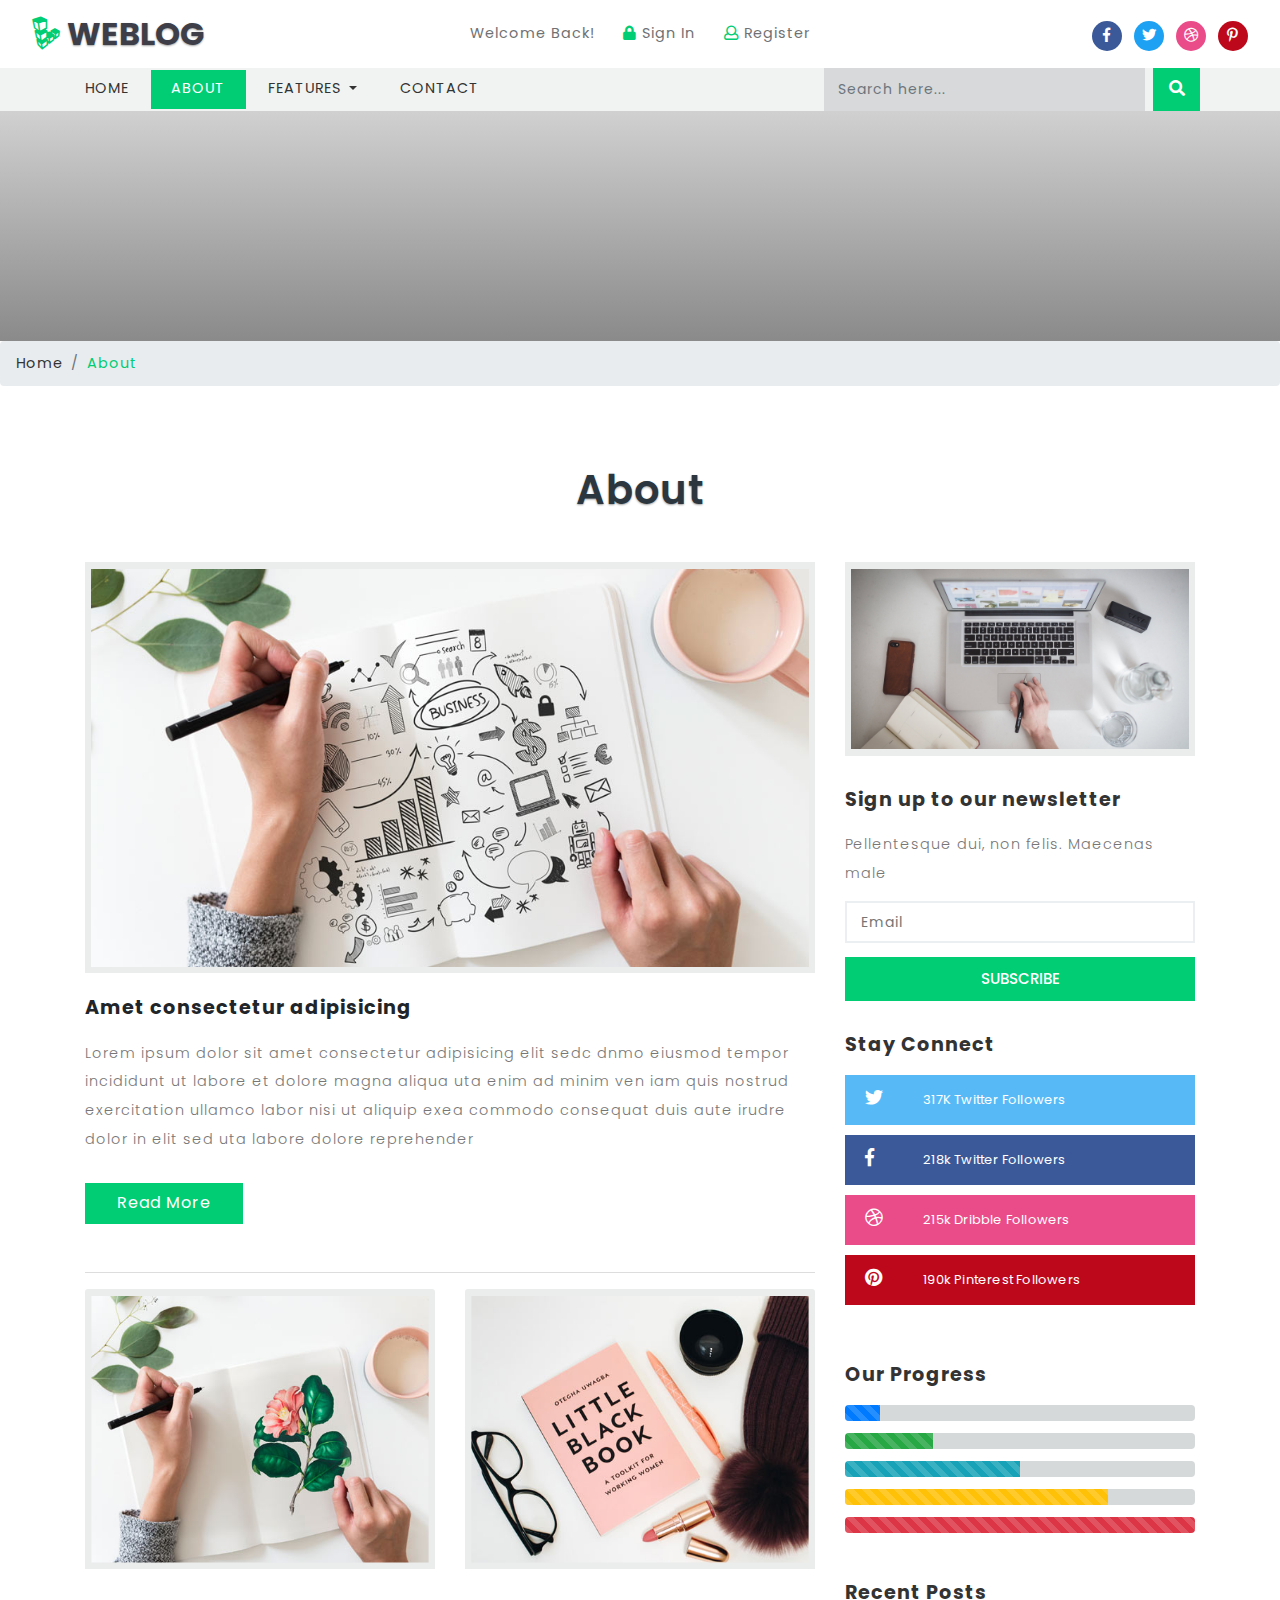
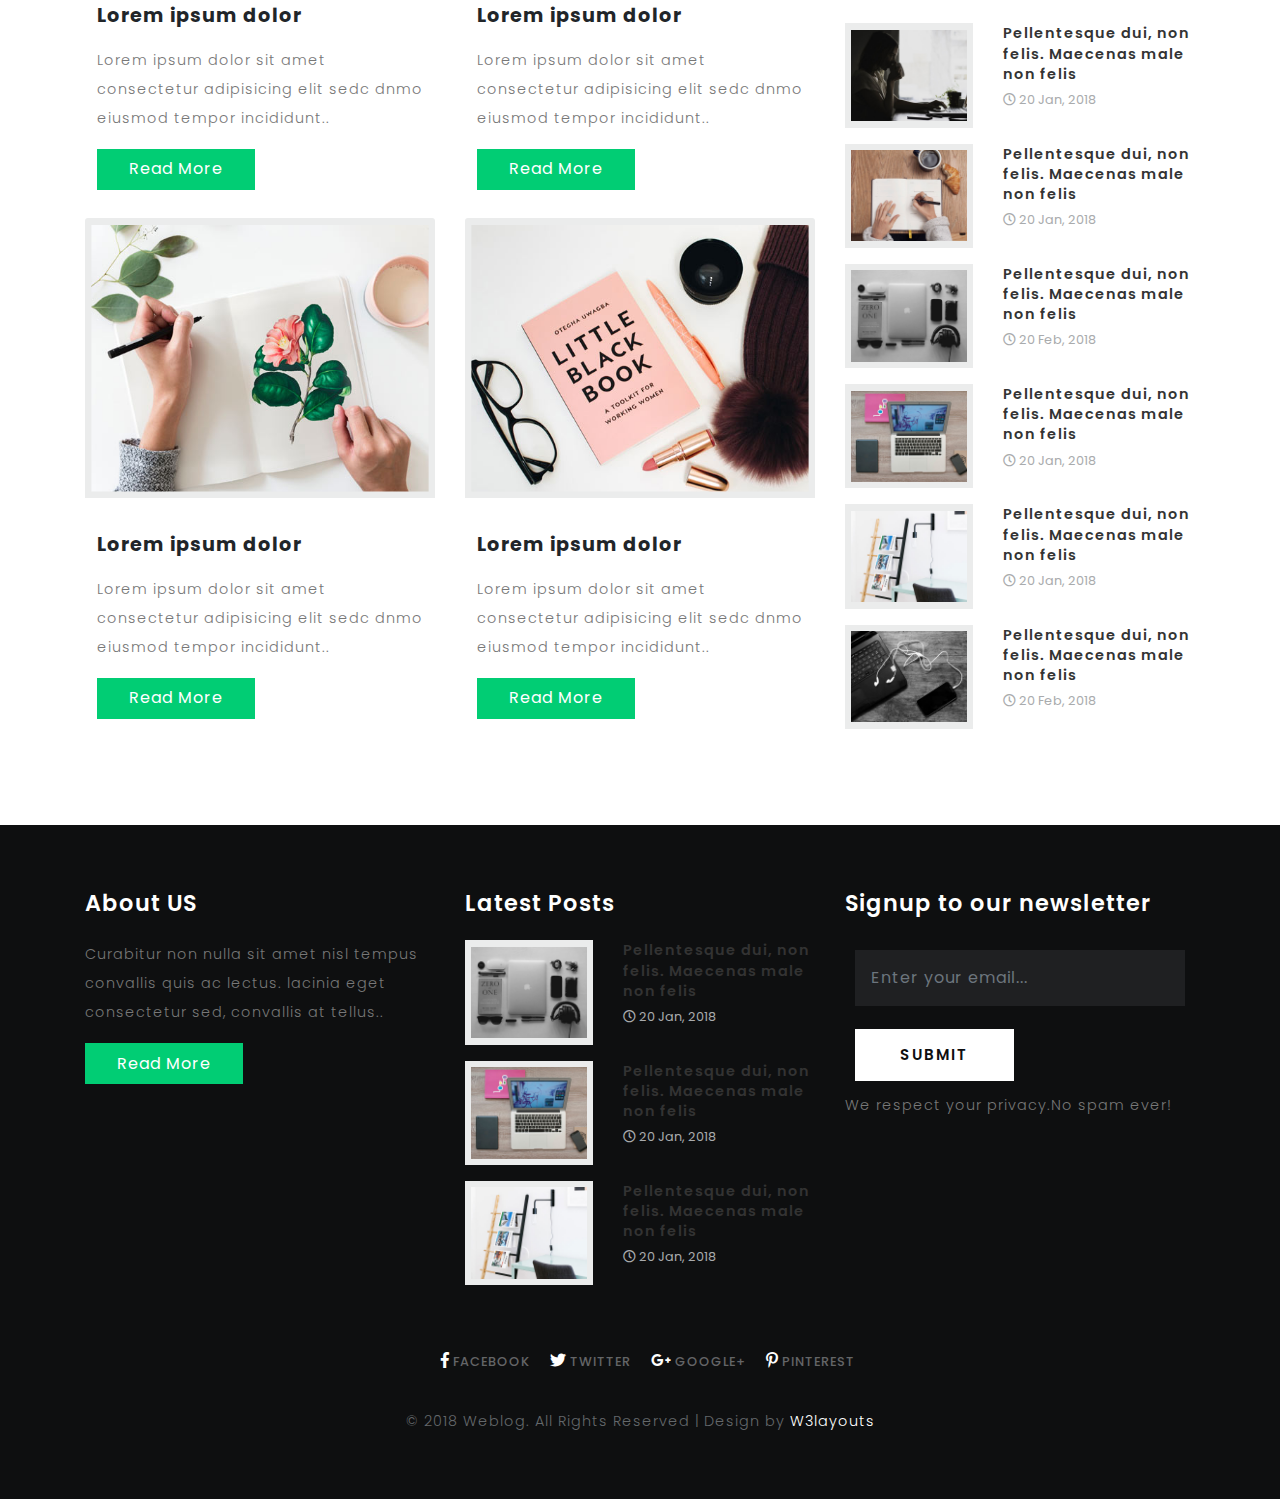
<file: CoreDemoY/wwwroot/web/about.html>
<!--
	Author: W3layouts
	Author URL: http://w3layouts.com
	License: Creative Commons Attribution 3.0 Unported
	License URL: http://creativecommons.org/licenses/by/3.0/
-->

<!DOCTYPE html>
<html lang="zxx">

<head>
	<title>Weblog a Blogging Category Bootstrap responsive WebTemplate | About :: w3layouts</title>
	<meta name="viewport" content="width=device-width, initial-scale=1">
	<meta charset="utf-8">
	<meta name="keywords" content="Weblog a Responsive web template, Bootstrap Web Templates, Flat Web Templates, Android Compatible web template, 
Smartphone Compatible web template, free webdesigns for Nokia, Samsung, LG, SonyEricsson, Motorola web design" />

	<script>
		addEventListener("load", function () {
			setTimeout(hideURLbar, 0);
		}, false);

		function hideURLbar() {
			window.scrollTo(0, 1);
		}
	</script>
	<link href="css/bootstrap.css" rel='stylesheet' type='text/css' />
	<link href="css/single.css" rel='stylesheet' type='text/css' />
	<link href="css/style.css" rel='stylesheet' type='text/css' />
	<link href="css/fontawesome-all.css" rel="stylesheet">
	<link href="//fonts.googleapis.com/css?family=Poppins:100,100i,200,200i,300,300i,400,400i,500,500i,600,600i,700,700i,800"
	    rel="stylesheet">
</head>

<body>
	<!--Header-->

	<header>
		<div class="top-bar_sub_w3layouts container-fluid">
			<div class="row">
				<div class="col-md-4 logo text-left">
					<a class="navbar-brand" href="index.html">
						<i class="fab fa-linode"></i> Weblog</a>
				</div>
				<div class="col-md-4 top-forms text-center mt-lg-3 mt-md-1 mt-0">
					<span>Welcome Back!</span>
					<span class="mx-lg-4 mx-md-2  mx-1">
						<a href="login.html">
							<i class="fas fa-lock"></i> Sign In</a>
					</span>
					<span>
						<a href="register.html">
							<i class="far fa-user"></i> Register</a>
					</span>
				</div>
				<div class="col-md-4 log-icons text-right">

					<ul class="social_list1 mt-3">

						<li>
							<a href="#" class="facebook1 mx-2">
								<i class="fab fa-facebook-f"></i>

							</a>
						</li>
						<li>
							<a href="#" class="twitter2">
								<i class="fab fa-twitter"></i>

							</a>
						</li>
						<li>
							<a href="#" class="dribble3 mx-2">
								<i class="fab fa-dribbble"></i>
							</a>
						</li>
						<li>
							<a href="#" class="pin">
								<i class="fab fa-pinterest-p"></i>
							</a>
						</li>
					</ul>
				</div>
			</div>
		</div>

		<div class="header_top" id="home">
			<nav class="navbar navbar-expand-lg navbar-light bg-light">
				<button class="navbar-toggler navbar-toggler-right mx-auto" type="button" data-toggle="collapse" data-target="#navbarSupportedContent" aria-controls="navbarSupportedContent"
						aria-expanded="false" aria-label="Toggle navigation">
						<span class="navbar-toggler-icon"></span>
				</button>

				<div class="collapse navbar-collapse" id="navbarSupportedContent">
					<ul class="navbar-nav mr-auto">
						<li class="nav-item">
							<a class="nav-link" href="index.html">Home
								<span class="sr-only">(current)</span>
							</a>
						</li>
						<li class="nav-item active">
							<a class="nav-link" href="about.html">About</a>
						</li>
						<li class="nav-item dropdown">
							<a class="nav-link dropdown-toggle" href="#" id="navbarDropdown" role="button" data-toggle="dropdown" aria-haspopup="true"
							    aria-expanded="false">
								Features
							</a>
							<div class="dropdown-menu" aria-labelledby="navbarDropdown">
								<a class="dropdown-item" href="#"></a>
								<a class="dropdown-item" href="blog1.html">Standard Blog</a>
								<div class="dropdown-divider"></div>
								<a class="dropdown-item" href="blog2.html">2 Column Blog</a>
								<div class="dropdown-divider"></div>
								<a class="dropdown-item" href="blog3.html">3 Column Blog</a>

							</div>
						</li>
						<li class="nav-item">
							<a class="nav-link" href="contact.html">Contact</a>
						</li>

					</ul>
					<form action="#" method="post" class="form-inline my-2 my-lg-0 header-search">
						<input class="form-control mr-sm-2" type="search" placeholder="Search here..." name="Search" required="">
						<button class="btn btn1 my-2 my-sm-0" type="submit">
							<i class="fas fa-search"></i>
						</button>
					</form>



				</div>
			</nav>

		</div>
	</header>
	<!--//header-->

	<!--/banner-->
	<div class="banner-inner">
	</div>
	<ol class="breadcrumb">
		<li class="breadcrumb-item">
			<a href="index.html">Home</a>
		</li>
		<li class="breadcrumb-item active">About</li>
	</ol>
	<!--//banner-->
	<!--/main-->
	<section class="main-content-w3layouts-agileits">
		<div class="container">
			<h3 class="tittle">About</h3>
			<div class="row inner-sec">
				<!--left-->
				<div class="col-lg-8 left-blog-info-w3layouts-agileits text-left">
					<div class="blog-grid-top">

						<div class="blog_info_left_grid">
							<a href="single.html">
								<img src="images/b5.jpg" class="img-fluid" alt="">
							</a>
						</div>
						<h3>
							Amet consectetur adipisicing
						</h3>
						<p>Lorem ipsum dolor sit amet consectetur adipisicing elit sedc dnmo eiusmod tempor incididunt ut labore et dolore magna
							aliqua uta enim ad minim ven iam quis nostrud exercitation ullamco labor nisi ut aliquip exea commodo consequat duis
							aute irudre dolor in elit sed uta labore dolore reprehender</p>
						<a href="single.html" class="btn btn-primary read-m">Read More</a>
					</div>
					<div class="row">
						<div class="col-md-6 card mt-3">
							<img class="card-img-top" src="images/2.jpg" alt="Card-image">
							<div class="card-body">
								<h5 class="card-title">Lorem ipsum dolor </h5>
								<p class="card-text mb-3">Lorem ipsum dolor sit amet consectetur adipisicing elit sedc dnmo eiusmod tempor incididunt.. </p>
								<a href="single.html" class="btn btn-primary read-m">Read More</a>
							</div>
						</div>
						<div class="col-md-6 card mt-3">
							<img class="card-img-top" src="images/3.jpg" alt="Card-image">
							<div class="card-body">
								<h5 class="card-title">Lorem ipsum dolor </h5>
								<p class="card-text mb-3">Lorem ipsum dolor sit amet consectetur adipisicing elit sedc dnmo eiusmod tempor incididunt.. </p>
								<a href="single.html" class="btn btn-primary read-m">Read More</a>
							</div>
						</div>
						<div class="col-md-6 card mt-3">
							<img class="card-img-top" src="images/2.jpg" alt="Card-image">
							<div class="card-body">
								<h5 class="card-title">Lorem ipsum dolor </h5>
								<p class="card-text mb-3">Lorem ipsum dolor sit amet consectetur adipisicing elit sedc dnmo eiusmod tempor incididunt.. </p>
								<a href="single.html" class="btn btn-primary read-m">Read More</a>
							</div>
						</div>
						<div class="col-md-6 card mt-3">
							<img class="card-img-top" src="images/3.jpg" alt="Card-image">
							<div class="card-body">
								<h5 class="card-title">Lorem ipsum dolor </h5>
								<p class="card-text mb-3">Lorem ipsum dolor sit amet consectetur adipisicing elit sedc dnmo eiusmod tempor incididunt.. </p>
								<a href="single.html" class="btn btn-primary read-m">Read More</a>
							</div>
						</div>
					</div>
				</div>
				<!--//left-->
				<!--right-->
				<aside class="col-lg-4 agileits-w3ls-right-blog-con text-right">
					<div class="right-blog-info text-left">
						<div class="tech-btm">
							<img src="images/banner1.jpg" class="img-fluid" alt="">
						</div>
						<div class="tech-btm">
							<h4>Sign up to our newsletter</h4>
							<p>Pellentesque dui, non felis. Maecenas male </p>
							<form action="#" method="post">
								<input type="email" placeholder="Email" required="">
								<input type="submit" value="Subscribe">
							</form>

						</div>
						<div class="tech-btm widget_social">
							<h4>Stay Connect</h4>
							<ul>

								<li>
									<a class="twitter" href="#">
										<i class="fab fa-twitter"></i>
										<span class="count">317K</span> Twitter Followers</a>
								</li>
								<li>
									<a class="facebook" href="#">
										<i class="fab fa-facebook-f"></i>
										<span class="count">218k</span> Twitter Followers</a>
								</li>
								<li>
									<a class="dribble" href="#">
										<i class="fab fa-dribbble"></i>

										<span class="count">215k</span> Dribble Followers</a>
								</li>
								<li>
									<a class="pin" href="#">
										<i class="fab fa-pinterest"></i>
										<span class="count">190k</span> Pinterest Followers</a>
								</li>

							</ul>
						</div>
						<div class="single-gd my-5 tech-btm">
							<h4>Our Progress</h4>
							<div class="progress">
								<div class="progress-bar progress-bar-striped" role="progressbar" style="width: 10%" aria-valuenow="10" aria-valuemin="0"
								    aria-valuemax="100"></div>
							</div>
							<div class="progress">
								<div class="progress-bar progress-bar-striped bg-success" role="progressbar" style="width: 25%" aria-valuenow="25" aria-valuemin="0"
								    aria-valuemax="100"></div>
							</div>
							<div class="progress">
								<div class="progress-bar progress-bar-striped bg-info" role="progressbar" style="width: 50%" aria-valuenow="50" aria-valuemin="0"
								    aria-valuemax="100"></div>
							</div>
							<div class="progress">
								<div class="progress-bar progress-bar-striped bg-warning" role="progressbar" style="width: 75%" aria-valuenow="75" aria-valuemin="0"
								    aria-valuemax="100"></div>
							</div>
							<div class="progress">
								<div class="progress-bar progress-bar-striped bg-danger" role="progressbar" style="width: 100%" aria-valuenow="100" aria-valuemin="0"
								    aria-valuemax="100"></div>
							</div>
						</div>
						<div class="tech-btm">
							<h4>Recent Posts</h4>

							<div class="blog-grids row mb-3">
								<div class="col-md-5 blog-grid-left">
									<a href="single.html">
										<img src="images/1.jpg" class="img-fluid" alt="">
									</a>
								</div>
								<div class="col-md-7 blog-grid-right">

									<h5>
										<a href="single.html">Pellentesque dui, non felis. Maecenas male non felis </a>
									</h5>
									<div class="sub-meta">
										<span>
											<i class="far fa-clock"></i> 20 Jan, 2018</span>
									</div>
								</div>

							</div>
							<div class="blog-grids row mb-3">
								<div class="col-md-5 blog-grid-left">
									<a href="single.html">
										<img src="images/7.jpg" class="img-fluid" alt="">
									</a>
								</div>
								<div class="col-md-7 blog-grid-right">

									<h5>
										<a href="single.html">Pellentesque dui, non felis. Maecenas male non felis </a>
									</h5>
									<div class="sub-meta">
										<span>
											<i class="far fa-clock"></i> 20 Jan, 2018</span>
									</div>
								</div>
								<div class="clearfix"> </div>
							</div>
							<div class="blog-grids row mb-3">
								<div class="col-md-5 blog-grid-left">
									<a href="single.html">
										<img src="images/4.jpg" class="img-fluid" alt="">
									</a>
								</div>
								<div class="col-md-7 blog-grid-right">
									<h5>
										<a href="single.html">Pellentesque dui, non felis. Maecenas male non felis </a>
									</h5>
									<div class="sub-meta">
										<span>
											<i class="far fa-clock"></i> 20 Feb, 2018</span>
									</div>
								</div>

							</div>
							<div class="blog-grids row mb-3">
								<div class="col-md-5 blog-grid-left">
									<a href="single.html">
										<img src="images/5.jpg" class="img-fluid" alt="">
									</a>
								</div>
								<div class="col-md-7 blog-grid-right">

									<h5>
										<a href="single.html">Pellentesque dui, non felis. Maecenas male non felis </a>
									</h5>
									<div class="sub-meta">
										<span>
											<i class="far fa-clock"></i> 20 Jan, 2018</span>
									</div>
								</div>

							</div>
							<div class="blog-grids row mb-3">
								<div class="col-md-5 blog-grid-left">
									<a href="single.html">
										<img src="images/6.jpg" class="img-fluid" alt="">
									</a>
								</div>
								<div class="col-md-7 blog-grid-right">

									<h5>
										<a href="single.html">Pellentesque dui, non felis. Maecenas male non felis </a>
									</h5>
									<div class="sub-meta">
										<span>
											<i class="far fa-clock"></i> 20 Jan, 2018</span>
									</div>
								</div>

							</div>
							<div class="blog-grids row mb-3">
								<div class="col-md-5 blog-grid-left">
									<a href="single.html">
										<img src="images/8.jpg" class="img-fluid" alt="">
									</a>
								</div>
								<div class="col-md-7 blog-grid-right">
									<h5>
										<a href="single.html">Pellentesque dui, non felis. Maecenas male non felis </a>
									</h5>
									<div class="sub-meta">
										<span>
											<i class="far fa-clock"></i> 20 Feb, 2018</span>
									</div>
								</div>

							</div>
						</div>
					</div>

				</aside>
				<!--//right-->
			</div>
		</div>
	</section>
	<!--//main-->

	<!--footer-->
	<footer>
		<div class="container">
			<div class="row">
				<div class="col-lg-4 footer-grid-agileits-w3ls text-left">
					<h3>About US</h3>
					<p>Curabitur non nulla sit amet nisl tempus convallis quis ac lectus. lacinia eget consectetur sed, convallis at tellus..</p>
					<div class="read">
						<a href="single.html" class="btn btn-primary read-m">Read More</a>
					</div>
				</div>
				<div class="col-lg-4 footer-grid-agileits-w3ls text-left">

					<div class="tech-btm">
						<h3>Latest Posts</h3>
						<div class="blog-grids row mb-3">
							<div class="col-md-5 blog-grid-left">
								<a href="single.html">
									<img src="images/4.jpg" class="img-fluid" alt="">
								</a>
							</div>
							<div class="col-md-7 blog-grid-right">

								<h5>
									<a href="single.html">Pellentesque dui, non felis. Maecenas male non felis </a>
								</h5>
								<div class="sub-meta">
									<span>
										<i class="far fa-clock"></i> 20 Jan, 2018</span>
								</div>
							</div>

						</div>
						<div class="blog-grids row mb-3">
							<div class="col-md-5 blog-grid-left">
								<a href="single.html">
									<img src="images/5.jpg" class="img-fluid" alt="">
								</a>
							</div>
							<div class="col-md-7 blog-grid-right">

								<h5>
									<a href="single.html">Pellentesque dui, non felis. Maecenas male non felis </a>
								</h5>
								<div class="sub-meta">
									<span>
										<i class="far fa-clock"></i> 20 Jan, 2018</span>
								</div>
							</div>

						</div>
						<div class="blog-grids row mb-3">
							<div class="col-md-5 blog-grid-left">
								<a href="single.html">
									<img src="images/6.jpg" class="img-fluid" alt="">
								</a>
							</div>
							<div class="col-md-7 blog-grid-right">

								<h5>
									<a href="single.html">Pellentesque dui, non felis. Maecenas male non felis </a>
								</h5>
								<div class="sub-meta">
									<span>
										<i class="far fa-clock"></i> 20 Jan, 2018</span>
								</div>
							</div>

						</div>
					</div>
				</div>
				<!-- subscribe -->
				<div class="col-lg-4 subscribe-main footer-grid-agileits-w3ls text-left">
					<h2>Signup to our newsletter</h2>
					<div class="subscribe-main text-left">
						<div class="subscribe-form">
							<form action="#" method="post" class="subscribe_form">
								<input class="form-control" type="email" placeholder="Enter your email..." required="">
								<button type="submit" class="btn btn-primary submit">Submit</button>
							</form>
							<div class="clearfix"> </div>
						</div>
						<p>We respect your privacy.No spam ever!</p>
					</div>
					<!-- //subscribe -->
				</div>
			</div>
			<!-- footer -->
			<div class="footer-cpy text-center">
				<div class="footer-social">
					<div class="copyrighttop">
						<ul>
							<li class="mx-3">
								<a class="facebook" href="#">
									<i class="fab fa-facebook-f"></i>
									<span>Facebook</span>
								</a>
							</li>
							<li>
								<a class="facebook" href="#">
									<i class="fab fa-twitter"></i>
									<span>Twitter</span>
								</a>
							</li>
							<li class="mx-3">
								<a class="facebook" href="#">
									<i class="fab fa-google-plus-g"></i>
									<span>Google+</span>
								</a>
							</li>
							<li>
								<a class="facebook" href="#">
									<i class="fab fa-pinterest-p"></i>
									<span>Pinterest</span>
								</a>
							</li>
						</ul>

					</div>
				</div>
				<div class="w3layouts-agile-copyrightbottom">
					<p>© 2018 Weblog. All Rights Reserved | Design by
						<a href="http://w3layouts.com/">W3layouts</a>
					</p>

				</div>
			</div>

			<!-- //footer -->


		</div>
	</footer>
	<!---->
	<!-- js -->
	<script src="js/jquery-2.2.3.min.js"></script>
	<!-- //js -->
	<!--/ start-smoth-scrolling -->
	<script src="js/move-top.js"></script>
	<script src="js/easing.js"></script>
	<script>
		jQuery(document).ready(function ($) {
			$(".scroll").click(function (event) {
				event.preventDefault();
				$('html,body').animate({
					scrollTop: $(this.hash).offset().top
				}, 900);
			});
		});
	</script>
	<!--// end-smoth-scrolling -->

	<script>
		$(document).ready(function () {
			/*
									var defaults = {
							  			containerID: 'toTop', // fading element id
										containerHoverID: 'toTopHover', // fading element hover id
										scrollSpeed: 1200,
										easingType: 'linear' 
							 		};
									*/

			$().UItoTop({
				easingType: 'easeOutQuart'
			});

		});
	</script>
	<a href="#home" class="scroll" id="toTop" style="display: block;">
		<span id="toTopHover" style="opacity: 1;"> </span>
	</a>

	<!-- //Custom-JavaScript-File-Links -->
	<script src="js/bootstrap.js"></script>


</body>

</html>
</file>
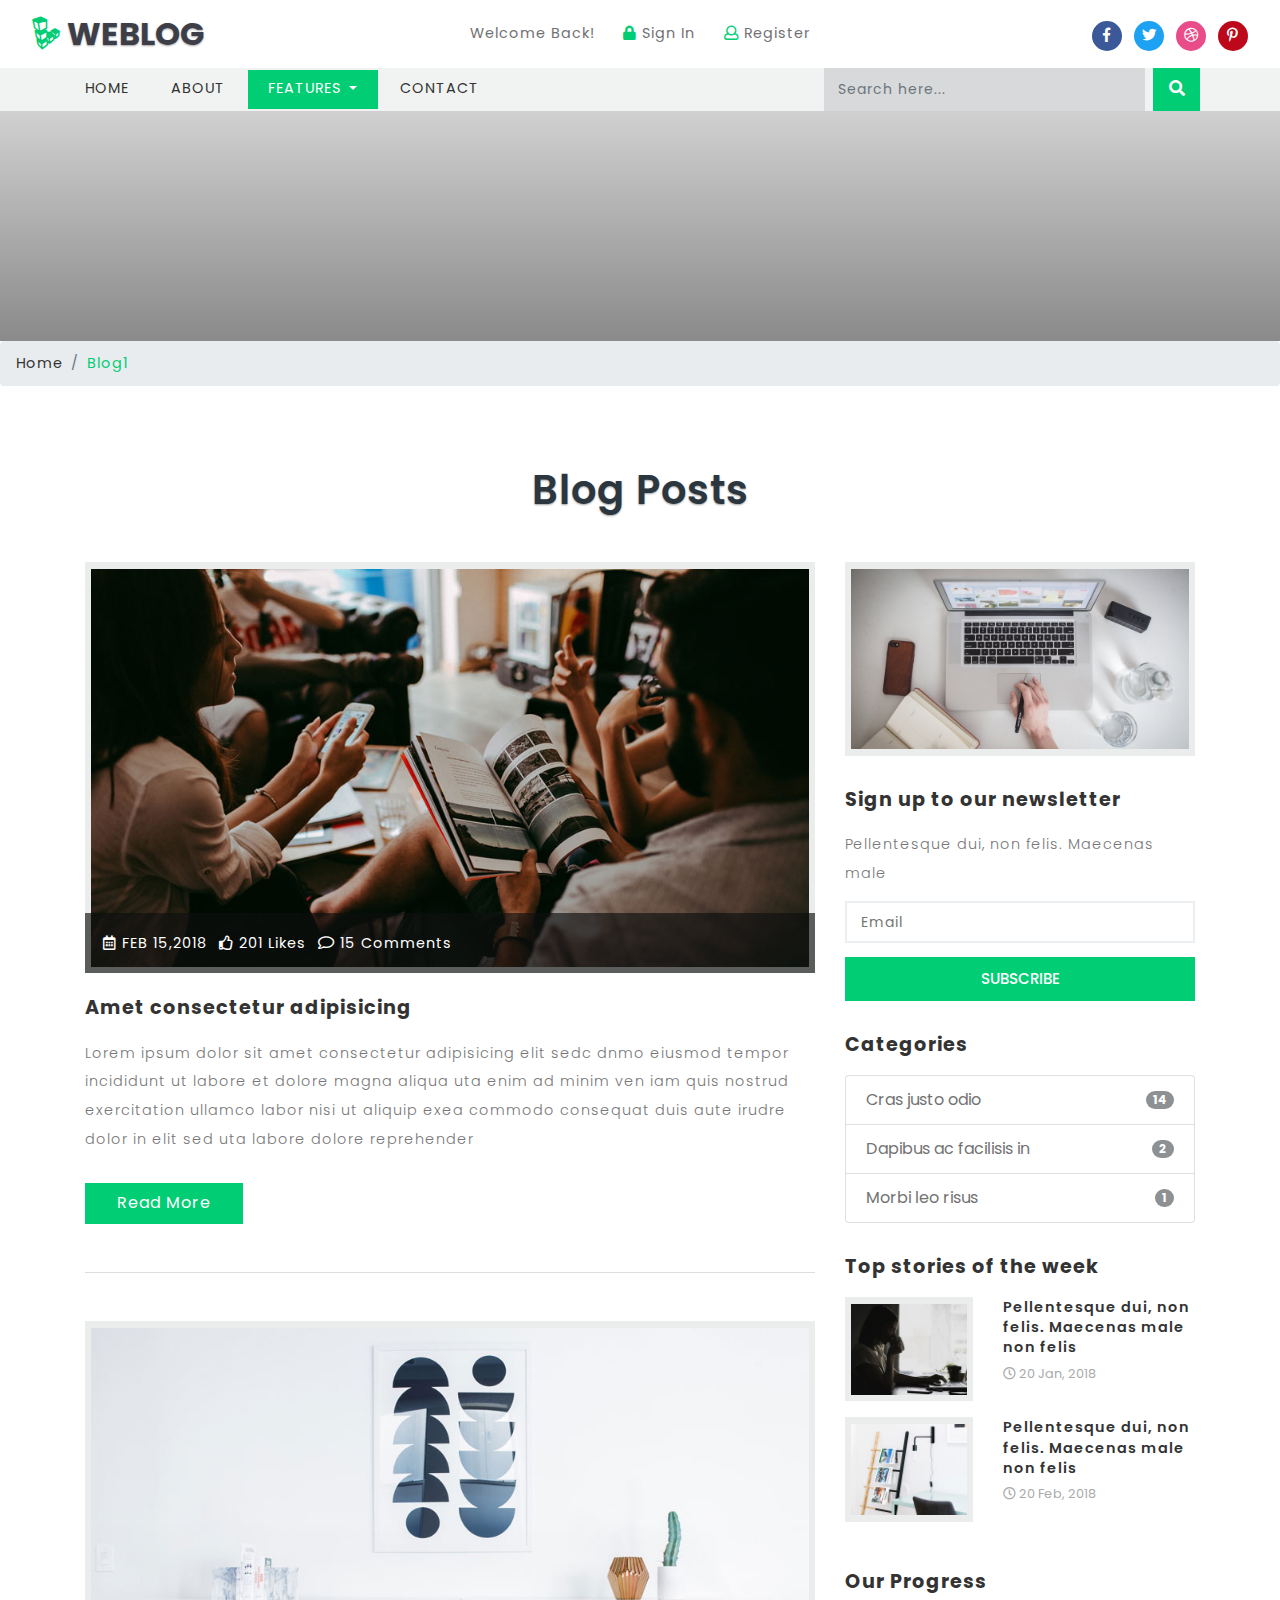
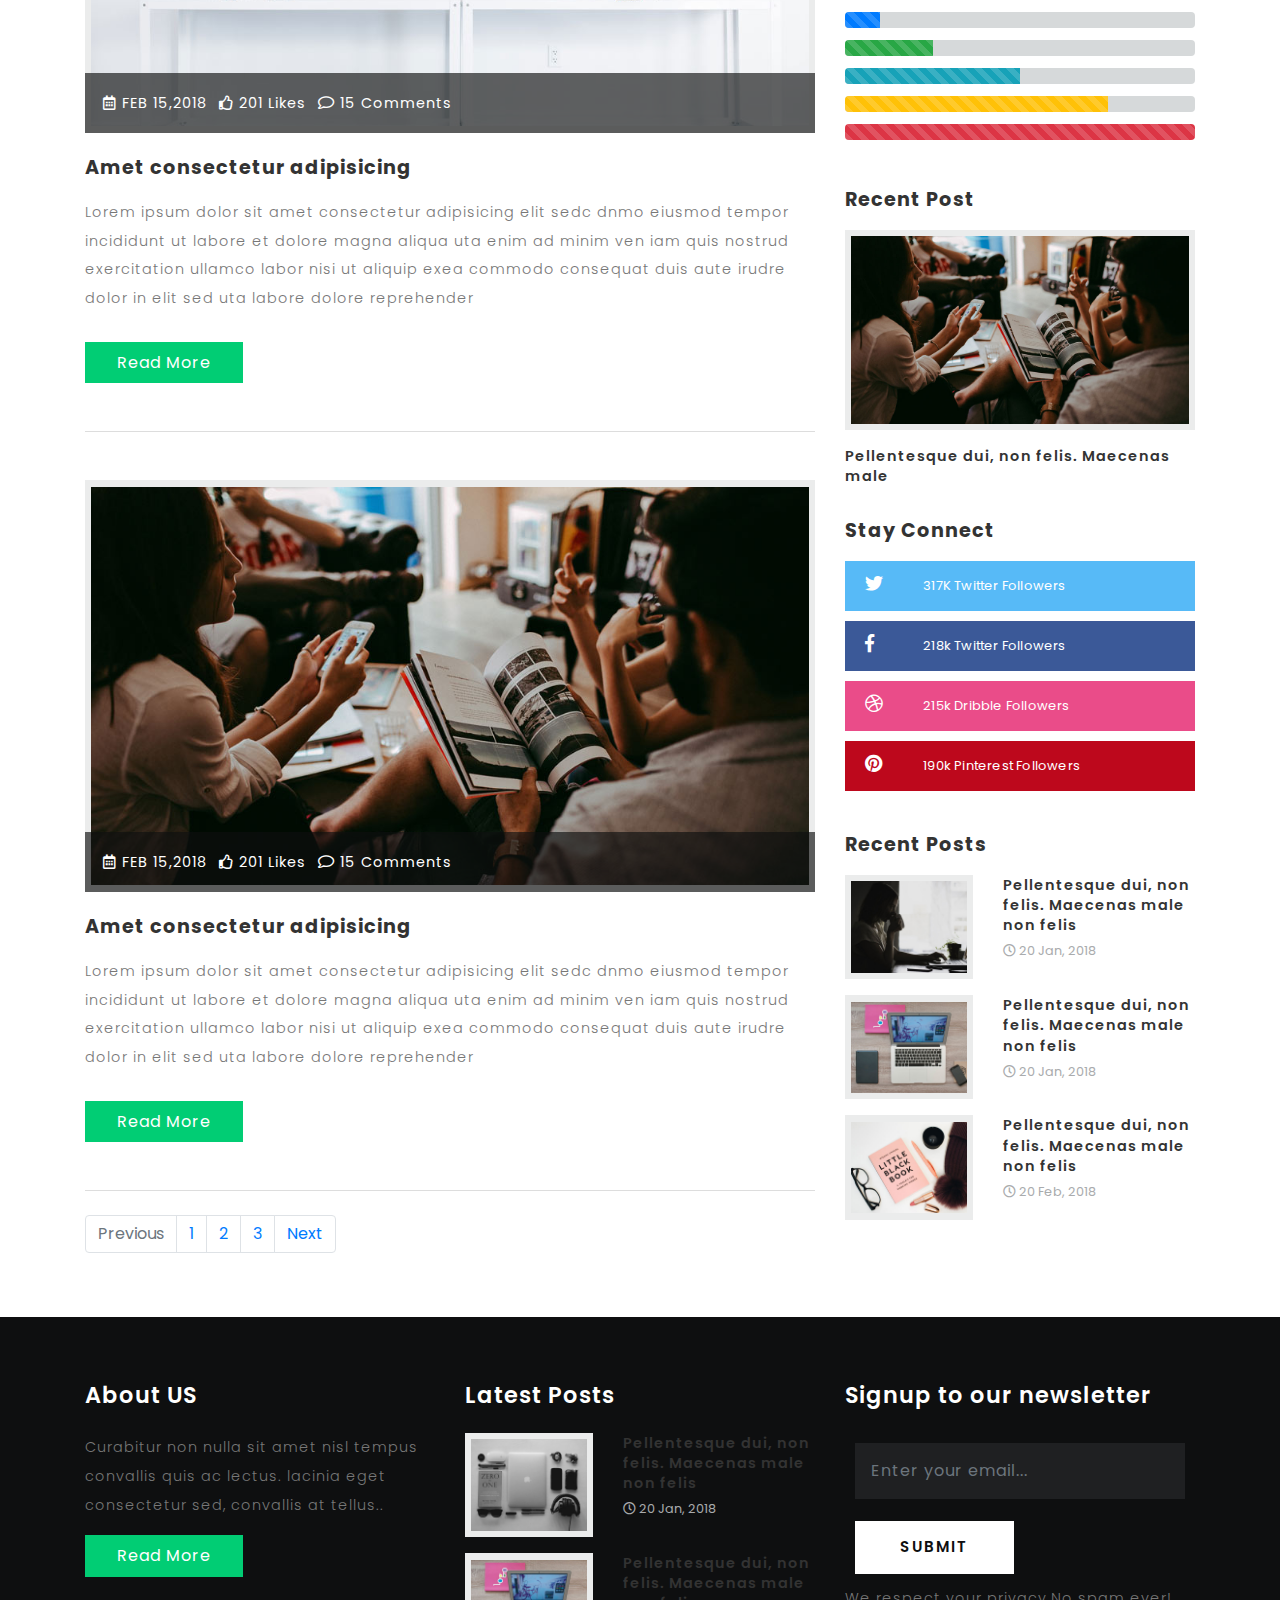
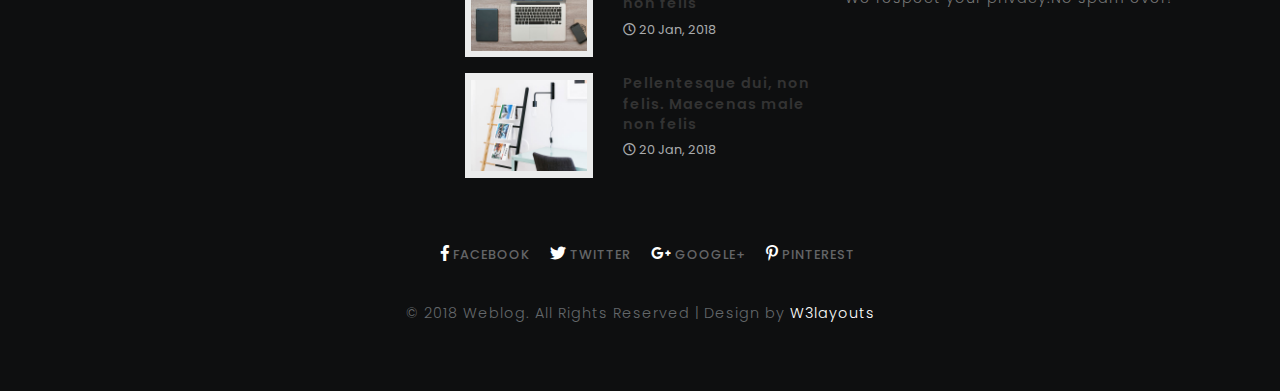
<file: CoreDemoY/wwwroot/web/blog1.html>
<!--
	Author: W3layouts
	Author URL: http://w3layouts.com
	License: Creative Commons Attribution 3.0 Unported
	License URL: http://creativecommons.org/licenses/by/3.0/
-->

<!DOCTYPE html>
<html lang="zxx">

<head>
	<title>Weblog a Blogging Category Bootstrap responsive WebTemplate | Blog1 :: w3layouts</title>
	<meta name="viewport" content="width=device-width, initial-scale=1">
	<meta charset="utf-8">
	<meta name="keywords" content="Weblog a Responsive web template, Bootstrap Web Templates, Flat Web Templates, Android Compatible web template, 
Smartphone Compatible web template, free webdesigns for Nokia, Samsung, LG, SonyEricsson, Motorola web design" />

	<script>
		addEventListener("load", function () {
			setTimeout(hideURLbar, 0);
		}, false);

		function hideURLbar() {
			window.scrollTo(0, 1);
		}
	</script>
	<link href="css/bootstrap.css" rel='stylesheet' type='text/css' />
	<link rel="stylesheet" href="css/single.css">
	<link href="css/style.css" rel='stylesheet' type='text/css' />
	<link href="css/fontawesome-all.css" rel="stylesheet">
	<link href="//fonts.googleapis.com/css?family=Poppins:100,100i,200,200i,300,300i,400,400i,500,500i,600,600i,700,700i,800"
	    rel="stylesheet">
</head>

<body>
	<!--Header-->

	<header>
		<div class="top-bar_sub_w3layouts container-fluid">
			<div class="row">
				<div class="col-md-4 logo text-left">
					<a class="navbar-brand" href="index.html">
						<i class="fab fa-linode"></i> Weblog</a>
				</div>
				<div class="col-md-4 top-forms text-center mt-lg-3 mt-md-1 mt-0">
					<span>Welcome Back!</span>
					<span class="mx-lg-4 mx-md-2  mx-1">
						<a href="login.html">
							<i class="fas fa-lock"></i> Sign In</a>
					</span>
					<span>
						<a href="register.html">
							<i class="far fa-user"></i> Register</a>
					</span>
				</div>
				<div class="col-md-4 log-icons text-right">

					<ul class="social_list1 mt-3">

						<li>
							<a href="#" class="facebook1 mx-2">
								<i class="fab fa-facebook-f"></i>

							</a>
						</li>
						<li>
							<a href="#" class="twitter2">
								<i class="fab fa-twitter"></i>

							</a>
						</li>
						<li>
							<a href="#" class="dribble3 mx-2">
								<i class="fab fa-dribbble"></i>
							</a>
						</li>
						<li>
							<a href="#" class="pin">
								<i class="fab fa-pinterest-p"></i>
							</a>
						</li>
					</ul>
				</div>
			</div>
		</div>

		<div class="header_top" id="home">
			<nav class="navbar navbar-expand-lg navbar-light bg-light">
				<button class="navbar-toggler navbar-toggler-right mx-auto" type="button" data-toggle="collapse" data-target="#navbarSupportedContent" aria-controls="navbarSupportedContent"
						aria-expanded="false" aria-label="Toggle navigation">
						<span class="navbar-toggler-icon"></span>
				</button>

				<div class="collapse navbar-collapse" id="navbarSupportedContent">
					<ul class="navbar-nav mr-auto">
						<li class="nav-item">
							<a class="nav-link" href="index.html">Home
								<span class="sr-only">(current)</span>
							</a>
						</li>
						<li class="nav-item">
							<a class="nav-link" href="about.html">About</a>
						</li>
						<li class="nav-item dropdown active">
							<a class="nav-link dropdown-toggle" href="#" id="navbarDropdown" role="button" data-toggle="dropdown" aria-haspopup="true"
							    aria-expanded="false">
								Features
							</a>
							<div class="dropdown-menu" aria-labelledby="navbarDropdown">
								<a class="dropdown-item" href="#"></a>
								<a class="dropdown-item" href="blog1.html">Standard Blog</a>
								<div class="dropdown-divider"></div>
								<a class="dropdown-item" href="blog2.html">2 Column Blog</a>
								<div class="dropdown-divider"></div>
								<a class="dropdown-item" href="blog3.html">3 Column Blog</a>

							</div>
						</li>
						<li class="nav-item">
							<a class="nav-link" href="contact.html">Contact</a>
						</li>

					</ul>
					<form action="#" method="post" class="form-inline my-2 my-lg-0 header-search">
						<input class="form-control mr-sm-2" type="search" placeholder="Search here..." name="Search" required="">
						<button class="btn btn1 my-2 my-sm-0" type="submit">
							<i class="fas fa-search"></i>
						</button>
					</form>



				</div>
			</nav>

		</div>
	</header>
	<!--//header-->
	<!--/banner-->
	<div class="banner-inner">
	</div>
	<ol class="breadcrumb">
		<li class="breadcrumb-item">
			<a href="index.html">Home</a>
		</li>
		<li class="breadcrumb-item active">Blog1</li>
	</ol>
	<!--//banner-->

	<!--/main-->
	<section class="main-content-w3layouts-agileits">
		<div class="container">
			<h3 class="tittle">Blog Posts</h3>
			<div class="row inner-sec">
				<!--left-->
				<div class="col-lg-8 left-blog-info-w3layouts-agileits text-left">
					<article class="blog-grid-top">
						<div class="b-grid-top">
							<div class="blog_info_left_grid">
								<a href="single.html">
									<img src="images/b1.jpg" class="img-fluid" alt="">
								</a>
							</div>
							<div class="blog-info-middle">
								<ul>
									<li>
										<a href="#">
											<i class="far fa-calendar-alt"></i> FEB 15,2018</a>
									</li>
									<li class="mx-2">
										<a href="#">
											<i class="far fa-thumbs-up"></i> 201 Likes</a>
									</li>
									<li>
										<a href="#">
											<i class="far fa-comment"></i> 15 Comments</a>
									</li>

								</ul>
							</div>
						</div>

						<h3>
							<a href="single.html">Amet consectetur adipisicing </a>
						</h3>
						<p>Lorem ipsum dolor sit amet consectetur adipisicing elit sedc dnmo eiusmod tempor incididunt ut labore et dolore magna
							aliqua uta enim ad minim ven iam quis nostrud exercitation ullamco labor nisi ut aliquip exea commodo consequat duis
							aute irudre dolor in elit sed uta labore dolore reprehender</p>
						<a href="single.html" class="btn btn-primary read-m">Read More</a>
					</article>
					<article class="blog-grid-top my-5">
						<div class="b-grid-top">
							<div class="blog_info_left_grid">
								<a href="single.html">
									<img src="images/b4.jpg" class="img-fluid" alt="">
								</a>
							</div>
							<div class="blog-info-middle">
								<ul>
									<li>
										<a href="#">
											<i class="far fa-calendar-alt"></i> FEB 15,2018</a>
									</li>
									<li class="mx-2">
										<a href="#">
											<i class="far fa-thumbs-up"></i> 201 Likes</a>
									</li>
									<li>
										<a href="#">
											<i class="far fa-comment"></i> 15 Comments</a>
									</li>

								</ul>
							</div>
						</div>

						<h3>
							<a href="single.html">Amet consectetur adipisicing </a>
						</h3>
						<p>Lorem ipsum dolor sit amet consectetur adipisicing elit sedc dnmo eiusmod tempor incididunt ut labore et dolore magna
							aliqua uta enim ad minim ven iam quis nostrud exercitation ullamco labor nisi ut aliquip exea commodo consequat duis
							aute irudre dolor in elit sed uta labore dolore reprehender</p>
						<a href="single.html" class="btn btn-primary read-m">Read More</a>
					</article>
					<article class="blog-grid-top mb-4">
						<div class="b-grid-top">
							<div class="blog_info_left_grid">
								<a href="single.html">
									<img src="images/b1.jpg" class="img-fluid" alt="">
								</a>
							</div>
							<div class="blog-info-middle">
								<ul>
									<li>
										<a href="#">
											<i class="far fa-calendar-alt"></i> FEB 15,2018</a>
									</li>
									<li class="mx-2">
										<a href="#">
											<i class="far fa-thumbs-up"></i> 201 Likes</a>
									</li>
									<li>
										<a href="#">
											<i class="far fa-comment"></i> 15 Comments</a>
									</li>

								</ul>
							</div>
						</div>

						<h3>
							<a href="single.html">Amet consectetur adipisicing </a>
						</h3>
						<p>Lorem ipsum dolor sit amet consectetur adipisicing elit sedc dnmo eiusmod tempor incididunt ut labore et dolore magna
							aliqua uta enim ad minim ven iam quis nostrud exercitation ullamco labor nisi ut aliquip exea commodo consequat duis
							aute irudre dolor in elit sed uta labore dolore reprehender</p>
						<a href="single.html" class="btn btn-primary read-m">Read More</a>
					</article>
					<nav aria-label="Page navigation example">
						<ul class="pagination justify-content-left">
							<li class="page-item disabled">
								<a class="page-link" href="#" tabindex="-1">Previous</a>
							</li>
							<li class="page-item">
								<a class="page-link" href="#">1</a>
							</li>
							<li class="page-item">
								<a class="page-link" href="#">2</a>
							</li>
							<li class="page-item">
								<a class="page-link" href="#">3</a>
							</li>
							<li class="page-item">
								<a class="page-link" href="#">Next</a>
							</li>
						</ul>
					</nav>
				</div>
				<!--//left-->
				<!--right-->
				<aside class="col-lg-4 agileits-w3ls-right-blog-con text-left">
					<div class="right-blog-info text-left">
						<div class="tech-btm">
							<img src="images/banner1.jpg" class="img-fluid" alt="">
						</div>
						<div class="tech-btm">
							<h4>Sign up to our newsletter</h4>
							<p>Pellentesque dui, non felis. Maecenas male </p>
							<form action="#" method="post">
								<input type="email" placeholder="Email" required="">
								<input type="submit" value="Subscribe">
							</form>

						</div>
						<div class="tech-btm">
							<h4>Categories</h4>
							<ul class="list-group single">
								<li class="list-group-item d-flex justify-content-between align-items-center">
									Cras justo odio
									<span class="badge badge-primary badge-pill">14</span>
								</li>
								<li class="list-group-item d-flex justify-content-between align-items-center">
									Dapibus ac facilisis in
									<span class="badge badge-primary badge-pill">2</span>
								</li>
								<li class="list-group-item d-flex justify-content-between align-items-center">
									Morbi leo risus
									<span class="badge badge-primary badge-pill">1</span>
								</li>
							</ul>
						</div>
						<div class="tech-btm">
							<h4>Top stories of the week</h4>

							<div class="blog-grids row mb-3">
								<div class="col-md-5 blog-grid-left">
									<a href="single.html">
										<img src="images/1.jpg" class="img-fluid" alt="">
									</a>
								</div>
								<div class="col-md-7 blog-grid-right">

									<h5>
										<a href="single.html">Pellentesque dui, non felis. Maecenas male non felis </a>
									</h5>
									<div class="sub-meta">
										<span>
											<i class="far fa-clock"></i> 20 Jan, 2018</span>
									</div>
								</div>

							</div>
							<div class="blog-grids row mb-3">
								<div class="col-md-5 blog-grid-left">
									<a href="single.html">
										<img src="images/6.jpg" class="img-fluid" alt="">
									</a>
								</div>
								<div class="col-md-7 blog-grid-right">
									<h5>
										<a href="single.html">Pellentesque dui, non felis. Maecenas male non felis </a>
									</h5>
									<div class="sub-meta">
										<span>
											<i class="far fa-clock"></i> 20 Feb, 2018</span>
									</div>
								</div>

							</div>
						</div>
						<div class="single-gd my-5 tech-btm">
							<h4>Our Progress</h4>
							<div class="progress">
								<div class="progress-bar progress-bar-striped" role="progressbar" style="width: 10%" aria-valuenow="10" aria-valuemin="0"
								    aria-valuemax="100"></div>
							</div>
							<div class="progress">
								<div class="progress-bar progress-bar-striped bg-success" role="progressbar" style="width: 25%" aria-valuenow="25" aria-valuemin="0"
								    aria-valuemax="100"></div>
							</div>
							<div class="progress">
								<div class="progress-bar progress-bar-striped bg-info" role="progressbar" style="width: 50%" aria-valuenow="50" aria-valuemin="0"
								    aria-valuemax="100"></div>
							</div>
							<div class="progress">
								<div class="progress-bar progress-bar-striped bg-warning" role="progressbar" style="width: 75%" aria-valuenow="75" aria-valuemin="0"
								    aria-valuemax="100"></div>
							</div>
							<div class="progress">
								<div class="progress-bar progress-bar-striped bg-danger" role="progressbar" style="width: 100%" aria-valuenow="100" aria-valuemin="0"
								    aria-valuemax="100"></div>
							</div>
						</div>
						<div class="single-gd tech-btm text-left">
							<h4>Recent Post</h4>
							<div class="blog-grids">
								<div class="blog-grid-left">
									<a href="single.html">
										<img src="images/b1.jpg" class="img-fluid" alt="">
									</a>
								</div>
								<div class="blog-grid-right">

									<h5>
										<a href="single.html">Pellentesque dui, non felis. Maecenas male</a>
									</h5>
								</div>

							</div>
						</div>

						<div class="tech-btm widget_social text-left">
							<h4>Stay Connect</h4>
							<ul>

								<li>
									<a class="twitter" href="#">
										<i class="fab fa-twitter"></i>
										<span class="count">317K</span> Twitter Followers</a>
								</li>
								<li>
									<a class="facebook" href="#">
										<i class="fab fa-facebook-f"></i>
										<span class="count">218k</span> Twitter Followers</a>
								</li>
								<li>
									<a class="dribble" href="#">
										<i class="fab fa-dribbble"></i>

										<span class="count">215k</span> Dribble Followers</a>
								</li>
								<li>
									<a class="pin" href="#">
										<i class="fab fa-pinterest"></i>
										<span class="count">190k</span> Pinterest Followers</a>
								</li>

							</ul>
						</div>
						<div class="tech-btm">
							<h4>Recent Posts</h4>

							<div class="blog-grids row mb-3 text-left">
								<div class="col-md-5 blog-grid-left">
									<a href="single.html">
										<img src="images/1.jpg" class="img-fluid" alt="">
									</a>
								</div>
								<div class="col-md-7 blog-grid-right">

									<h5>
										<a href="single.html">Pellentesque dui, non felis. Maecenas male non felis </a>
									</h5>
									<div class="sub-meta">
										<span>
											<i class="far fa-clock"></i> 20 Jan, 2018</span>
									</div>
								</div>

							</div>
							<div class="blog-grids row mb-3 text-left">
								<div class="col-md-5 blog-grid-left">
									<a href="single.html">
										<img src="images/5.jpg" class="img-fluid" alt="">
									</a>
								</div>
								<div class="col-md-7 blog-grid-right">

									<h5>
										<a href="single.html">Pellentesque dui, non felis. Maecenas male non felis </a>
									</h5>
									<div class="sub-meta">
										<span>
											<i class="far fa-clock"></i> 20 Jan, 2018</span>
									</div>
								</div>
								<div class="clearfix"> </div>
							</div>
							<div class="blog-grids row mb-3 text-left">
								<div class="col-md-5 blog-grid-left">
									<a href="single.html">
										<img src="images/3.jpg" class="img-fluid" alt="">
									</a>
								</div>
								<div class="col-md-7 blog-grid-right">
									<h5>
										<a href="single.html">Pellentesque dui, non felis. Maecenas male non felis </a>
									</h5>
									<div class="sub-meta">
										<span>
											<i class="far fa-clock"></i> 20 Feb, 2018</span>
									</div>
								</div>

							</div>
						</div>
					</div>
				</aside>
				<!--//right-->
			</div>
		</div>
	</section>
	<!--//main-->

	<!--footer-->
	<footer>
		<div class="container">
			<div class="row">
				<div class="col-lg-4 footer-grid-agileits-w3ls text-left">
					<h3>About US</h3>
					<p>Curabitur non nulla sit amet nisl tempus convallis quis ac lectus. lacinia eget consectetur sed, convallis at tellus..</p>
					<div class="read">
						<a href="single.html" class="btn btn-primary read-m">Read More</a>
					</div>
				</div>
				<div class="col-lg-4 footer-grid-agileits-w3ls text-left">

					<div class="tech-btm">
						<h3>Latest Posts</h3>
						<div class="blog-grids row mb-3">
							<div class="col-md-5 blog-grid-left">
								<a href="single.html">
									<img src="images/4.jpg" class="img-fluid" alt="">
								</a>
							</div>
							<div class="col-md-7 blog-grid-right">

								<h5>
									<a href="single.html">Pellentesque dui, non felis. Maecenas male non felis </a>
								</h5>
								<div class="sub-meta">
									<span>
										<i class="far fa-clock"></i> 20 Jan, 2018</span>
								</div>
							</div>

						</div>
						<div class="blog-grids row mb-3">
							<div class="col-md-5 blog-grid-left">
								<a href="single.html">
									<img src="images/5.jpg" class="img-fluid" alt="">
								</a>
							</div>
							<div class="col-md-7 blog-grid-right">

								<h5>
									<a href="single.html">Pellentesque dui, non felis. Maecenas male non felis </a>
								</h5>
								<div class="sub-meta">
									<span>
										<i class="far fa-clock"></i> 20 Jan, 2018</span>
								</div>
							</div>

						</div>
						<div class="blog-grids row mb-3">
							<div class="col-md-5 blog-grid-left">
								<a href="single.html">
									<img src="images/6.jpg" class="img-fluid" alt="">
								</a>
							</div>
							<div class="col-md-7 blog-grid-right">

								<h5>
									<a href="single.html">Pellentesque dui, non felis. Maecenas male non felis </a>
								</h5>
								<div class="sub-meta">
									<span>
										<i class="far fa-clock"></i> 20 Jan, 2018</span>
								</div>
							</div>

						</div>
					</div>
				</div>
				<!-- subscribe -->
				<div class="col-lg-4 subscribe-main footer-grid-agileits-w3ls text-left">
					<h2>Signup to our newsletter</h2>
					<div class="subscribe-main text-left">
						<div class="subscribe-form">
							<form action="#" method="post" class="subscribe_form">
								<input class="form-control" type="email" placeholder="Enter your email..." required="">
								<button type="submit" class="btn btn-primary submit">Submit</button>
							</form>
							<div class="clearfix"> </div>
						</div>
						<p>We respect your privacy.No spam ever!</p>
					</div>
					<!-- //subscribe -->
				</div>
			</div>
			<!-- footer -->
			<div class="footer-cpy text-center">
				<div class="footer-social">
					<div class="copyrighttop">
						<ul>
							<li class="mx-3">
								<a class="facebook" href="#">
									<i class="fab fa-facebook-f"></i>
									<span>Facebook</span>
								</a>
							</li>
							<li>
								<a class="facebook" href="#">
									<i class="fab fa-twitter"></i>
									<span>Twitter</span>
								</a>
							</li>
							<li class="mx-3">
								<a class="facebook" href="#">
									<i class="fab fa-google-plus-g"></i>
									<span>Google+</span>
								</a>
							</li>
							<li>
								<a class="facebook" href="#">
									<i class="fab fa-pinterest-p"></i>
									<span>Pinterest</span>
								</a>
							</li>
						</ul>

					</div>
				</div>
				<div class="w3layouts-agile-copyrightbottom">
					<p>© 2018 Weblog. All Rights Reserved | Design by
						<a href="http://w3layouts.com/">W3layouts</a>
					</p>

				</div>
			</div>

			<!-- //footer -->


		</div>
	</footer>
	<!---->

	<!-- js -->
	<script src="js/jquery-2.2.3.min.js"></script>
	<!-- //js -->
	<!--/ start-smoth-scrolling -->
	<script src="js/move-top.js"></script>
	<script src="js/easing.js"></script>
	<script>
		jQuery(document).ready(function ($) {
			$(".scroll").click(function (event) {
				event.preventDefault();
				$('html,body').animate({
					scrollTop: $(this.hash).offset().top
				}, 900);
			});
		});
	</script>
	<!--// end-smoth-scrolling -->

	<script>
		$(document).ready(function () {
			/*
									var defaults = {
							  			containerID: 'toTop', // fading element id
										containerHoverID: 'toTopHover', // fading element hover id
										scrollSpeed: 1200,
										easingType: 'linear' 
							 		};
									*/

			$().UItoTop({
				easingType: 'easeOutQuart'
			});

		});
	</script>
	<a href="#home" class="scroll" id="toTop" style="display: block;">
		<span id="toTopHover" style="opacity: 1;"> </span>
	</a>

	<!-- //Custom-JavaScript-File-Links -->
	<script src="js/bootstrap.js"></script>


</body>

</html>
</file>
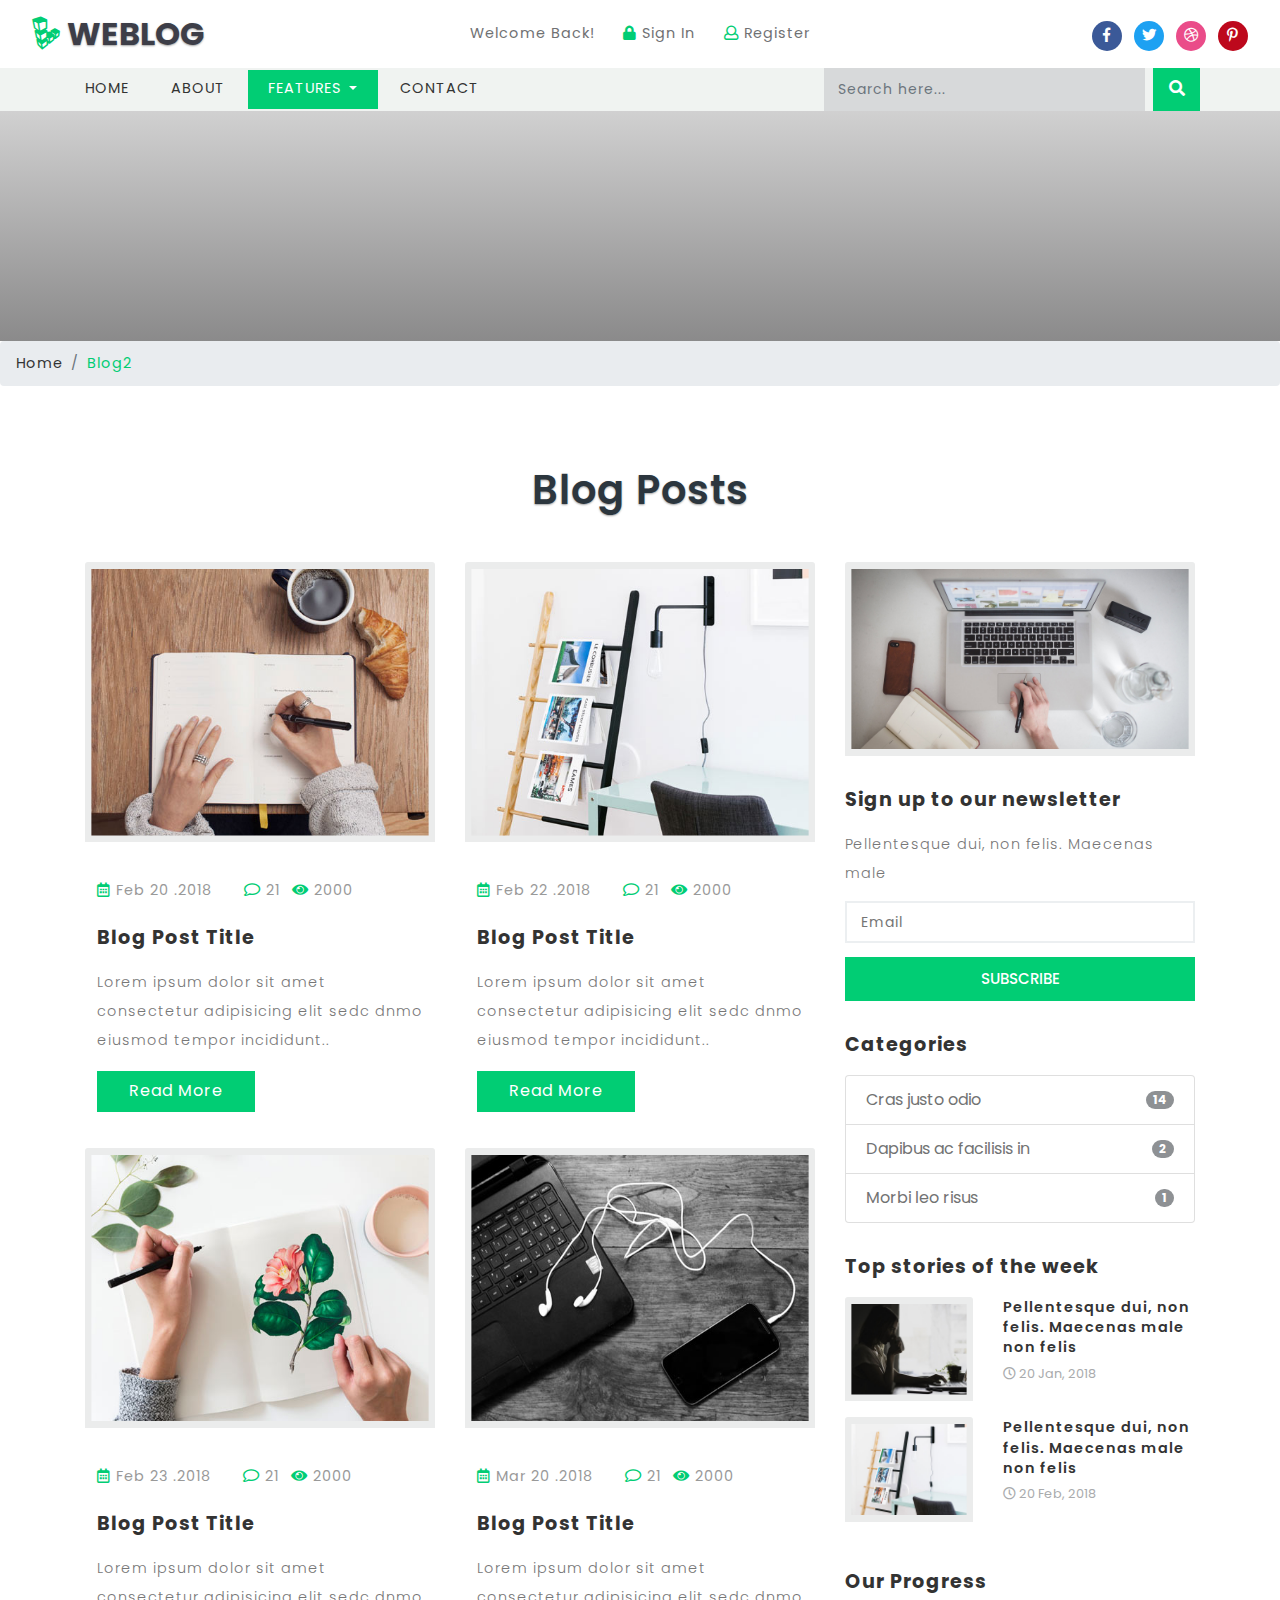
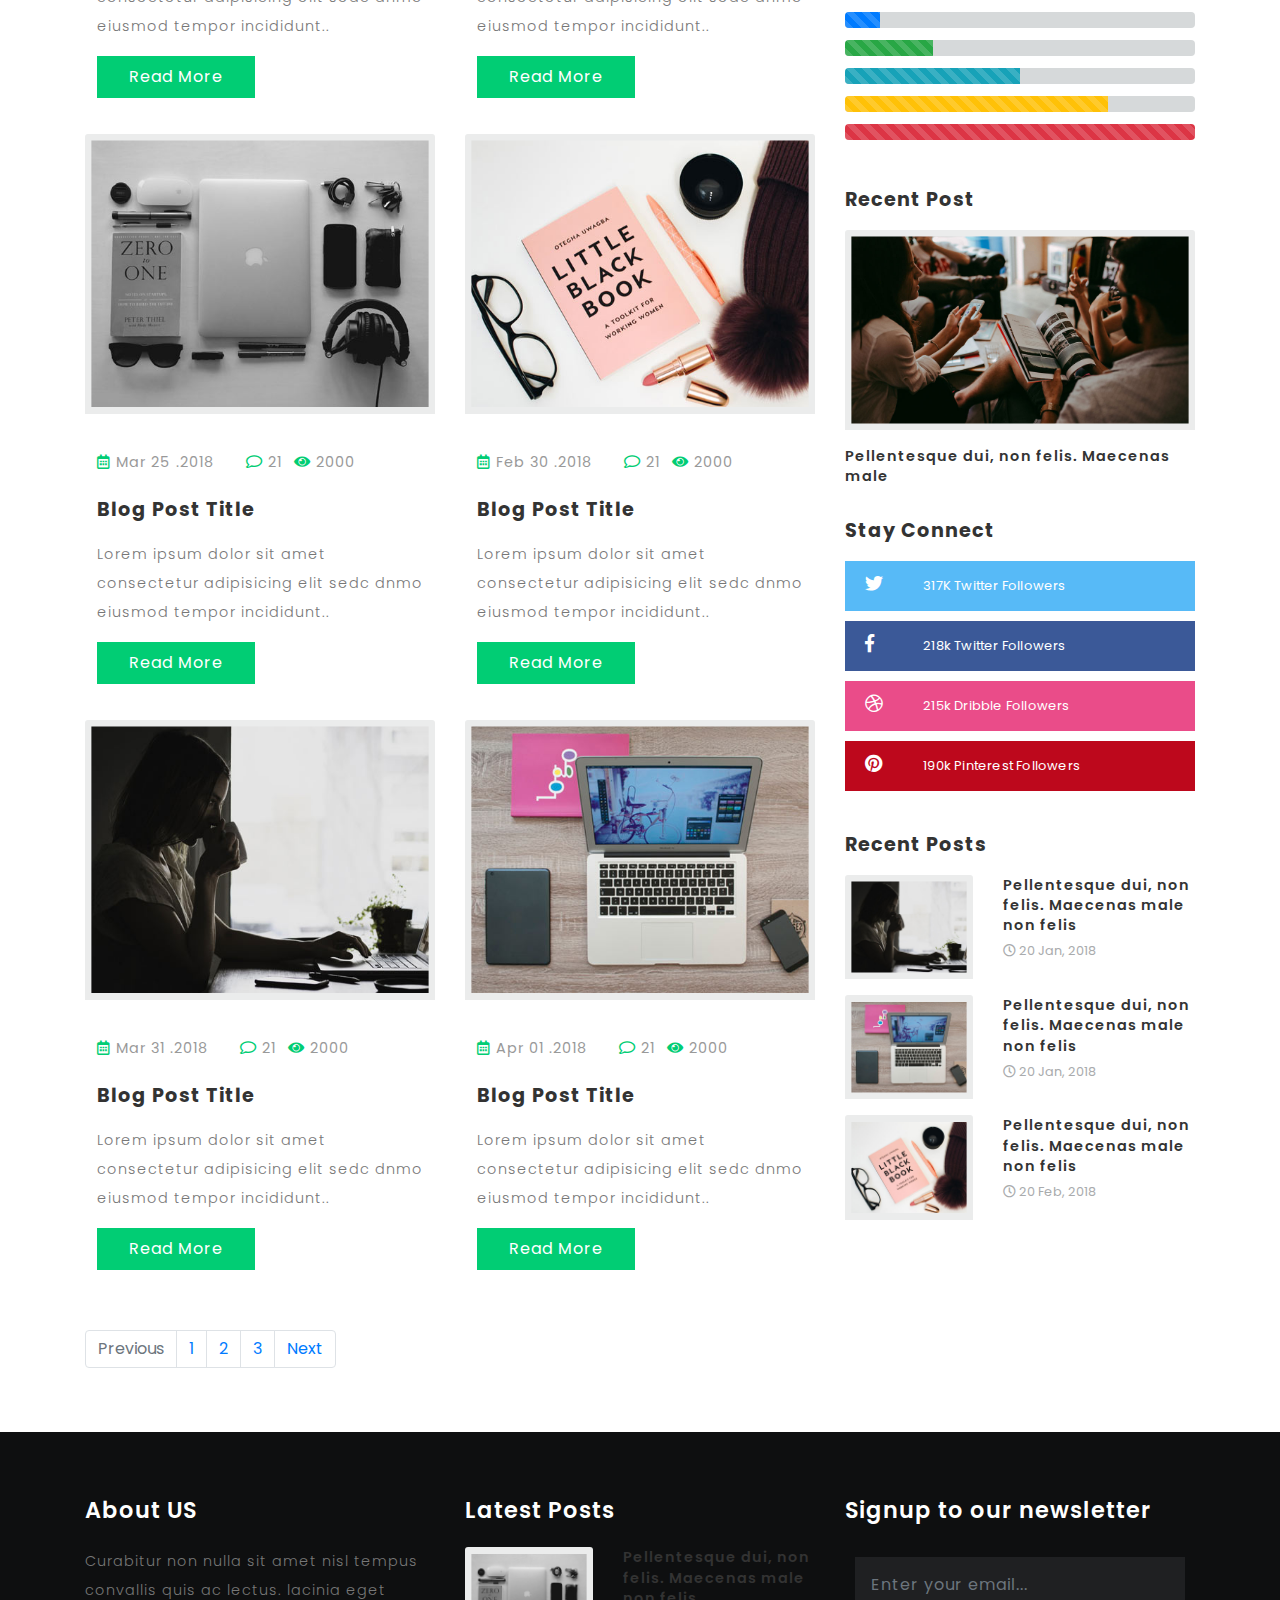
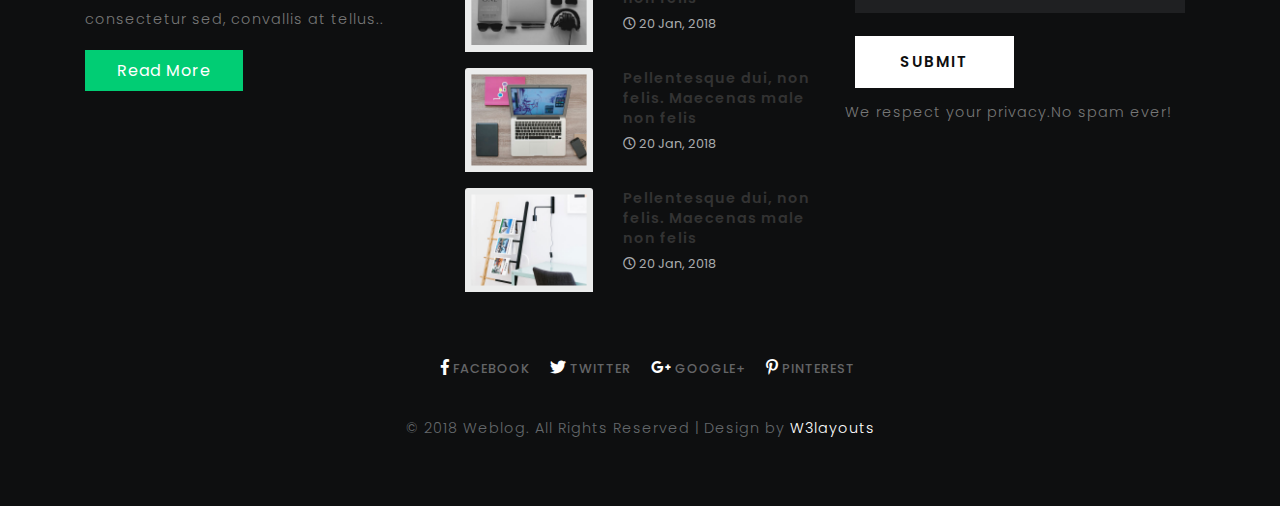
<file: CoreDemoY/wwwroot/web/blog2.html>
<!--
	Author: W3layouts
	Author URL: http://w3layouts.com
	License: Creative Commons Attribution 3.0 Unported
	License URL: http://creativecommons.org/licenses/by/3.0/
-->

<!DOCTYPE html>
<html lang="zxx">

<head>
	<title>Weblog a Blogging Category Bootstrap responsive WebTemplate | Blog2 :: w3layouts</title>
	<meta name="viewport" content="width=device-width, initial-scale=1">
	<meta charset="utf-8">
	<meta name="keywords" content="Weblog a Responsive web template, Bootstrap Web Templates, Flat Web Templates, Android Compatible web template, 
Smartphone Compatible web template, free webdesigns for Nokia, Samsung, LG, SonyEricsson, Motorola web design" />

	<script>
		addEventListener("load", function () {
			setTimeout(hideURLbar, 0);
		}, false);

		function hideURLbar() {
			window.scrollTo(0, 1);
		}
	</script>
	<link href="css/bootstrap.css" rel='stylesheet' type='text/css' />
	<link rel="stylesheet" href="css/single.css">
	<link href="css/style.css" rel='stylesheet' type='text/css' />
	<link href="css/fontawesome-all.css" rel="stylesheet">
	<link href="//fonts.googleapis.com/css?family=Poppins:100,100i,200,200i,300,300i,400,400i,500,500i,600,600i,700,700i,800"
	    rel="stylesheet">
</head>

<body>
	<!--Header-->

	<header>
		<div class="top-bar_sub_w3layouts container-fluid">
			<div class="row">
				<div class="col-md-4 logo text-left">
					<a class="navbar-brand" href="index.html">
						<i class="fab fa-linode"></i> Weblog</a>
				</div>
				<div class="col-md-4 top-forms text-center mt-lg-3 mt-md-1 mt-0">
					<span>Welcome Back!</span>
					<span class="mx-lg-4 mx-md-2  mx-1">
						<a href="login.html">
							<i class="fas fa-lock"></i> Sign In</a>
					</span>
					<span>
						<a href="register.html">
							<i class="far fa-user"></i> Register</a>
					</span>
				</div>
				<div class="col-md-4 log-icons text-right">

					<ul class="social_list1 mt-3">

						<li>
							<a href="#" class="facebook1 mx-2">
								<i class="fab fa-facebook-f"></i>

							</a>
						</li>
						<li>
							<a href="#" class="twitter2">
								<i class="fab fa-twitter"></i>

							</a>
						</li>
						<li>
							<a href="#" class="dribble3 mx-2">
								<i class="fab fa-dribbble"></i>
							</a>
						</li>
						<li>
							<a href="#" class="pin">
								<i class="fab fa-pinterest-p"></i>
							</a>
						</li>
					</ul>
				</div>
			</div>
		</div>

		<div class="header_top" id="home">
			<nav class="navbar navbar-expand-lg navbar-light bg-light">
			<button class="navbar-toggler navbar-toggler-right mx-auto" type="button" data-toggle="collapse" data-target="#navbarSupportedContent" aria-controls="navbarSupportedContent"
						aria-expanded="false" aria-label="Toggle navigation">
						<span class="navbar-toggler-icon"></span>
				</button>


				<div class="collapse navbar-collapse" id="navbarSupportedContent">
					<ul class="navbar-nav mr-auto">
						<li class="nav-item">
							<a class="nav-link" href="index.html">Home
								<span class="sr-only">(current)</span>
							</a>
						</li>
						<li class="nav-item">
							<a class="nav-link" href="about.html">About</a>
						</li>
						<li class="nav-item dropdown active">
							<a class="nav-link dropdown-toggle" href="#" id="navbarDropdown" role="button" data-toggle="dropdown" aria-haspopup="true"
							    aria-expanded="false">
								Features
							</a>
							<div class="dropdown-menu" aria-labelledby="navbarDropdown">
								<a class="dropdown-item" href="#"></a>
								<a class="dropdown-item" href="blog1.html">Standard Blog</a>
								<div class="dropdown-divider"></div>
								<a class="dropdown-item" href="blog2.html">2 Column Blog</a>
								<div class="dropdown-divider"></div>
								<a class="dropdown-item" href="blog3.html">3 Column Blog</a>

							</div>
						</li>
						<li class="nav-item">
							<a class="nav-link" href="contact.html">Contact</a>
						</li>

					</ul>
					<form action="#" method="post" class="form-inline my-2 my-lg-0 header-search">
						<input class="form-control mr-sm-2" type="search" placeholder="Search here..." name="Search" required="">
						<button class="btn btn1 my-2 my-sm-0" type="submit">
							<i class="fas fa-search"></i>
						</button>
					</form>



				</div>
			</nav>

		</div>
	</header>
	<!--//header-->
	<!--/banner-->
	<div class="banner-inner">
	</div>
	<ol class="breadcrumb">
		<li class="breadcrumb-item">
			<a href="index.html">Home</a>
		</li>
		<li class="breadcrumb-item active">Blog2</li>
	</ol>
	<!--//banner-->

	<!--/main-->
	<section class="main-content-w3layouts-agileits">
		<div class="container">
			<h3 class="tittle">Blog Posts</h3>
			<div class="row inner-sec">
				<!--left-->
				<div class="col-lg-8 left-blog-info-w3layouts-agileits text-left">
					<div class="row mb-4">
						<div class="col-md-6 card">
							<a href="single.html">
								<img src="images/7.jpg" class="card-img-top img-fluid" alt="">
							</a>
							<div class="card-body">
								<ul class="blog-icons my-4">
									<li>
										<a href="#">
											<i class="far fa-calendar-alt"></i> Feb 20 .2018</a>
									</li>
									<li class="mx-2">
										<a href="#">
											<i class="far fa-comment"></i> 21</a>
									</li>
									<li>
										<a href="#">
											<i class="fas fa-eye"></i> 2000</a>
									</li>

								</ul>
								<h5 class="card-title ">
									<a href="single.html">Blog Post Title</a>
								</h5>
								<p class="card-text mb-3">Lorem ipsum dolor sit amet consectetur adipisicing elit sedc dnmo eiusmod tempor incididunt.. </p>
								<a href="single.html" class="btn btn-primary read-m">Read More</a>
							</div>
						</div>
						<div class="col-md-6 card">
							<a href="single.html">
								<img src="images/6.jpg" class="card-img-top img-fluid" alt="">
							</a>
							<div class="card-body">
								<ul class="blog-icons my-4">
									<li>
										<a href="#">
											<i class="far fa-calendar-alt"></i> Feb 22 .2018</a>
									</li>
									<li class="mx-2">
										<a href="#">
											<i class="far fa-comment"></i> 21</a>
									</li>
									<li>
										<a href="#">
											<i class="fas fa-eye"></i> 2000</a>
									</li>

								</ul>
								<h5 class="card-title ">
									<a href="single.html">Blog Post Title</a>
								</h5>
								<p class="card-text mb-3">Lorem ipsum dolor sit amet consectetur adipisicing elit sedc dnmo eiusmod tempor incididunt.. </p>
								<a href="single.html" class="btn btn-primary read-m">Read More</a>
							</div>
						</div>
						<div class="col-md-6 card my-4">
							<a href="single.html">
								<img src="images/2.jpg" class="card-img-top img-fluid" alt="">
							</a>
							<div class="card-body">
								<ul class="blog-icons my-4">
									<li>
										<a href="#">
											<i class="far fa-calendar-alt"></i> Feb 23 .2018</a>
									</li>
									<li class="mx-2">
										<a href="#">
											<i class="far fa-comment"></i> 21</a>
									</li>
									<li>
										<a href="#">
											<i class="fas fa-eye"></i> 2000</a>
									</li>

								</ul>
								<h5 class="card-title ">
									<a href="single.html">Blog Post Title</a>
								</h5>
								<p class="card-text mb-3">Lorem ipsum dolor sit amet consectetur adipisicing elit sedc dnmo eiusmod tempor incididunt.. </p>
								<a href="single.html" class="btn btn-primary read-m">Read More</a>
							</div>
						</div>
						<div class="col-md-6 card my-4">
							<a href="single.html">
								<img src="images/8.jpg" class="card-img-top img-fluid" alt="">
							</a>
							<div class="card-body">
								<ul class="blog-icons my-4">
									<li>
										<a href="#">
											<i class="far fa-calendar-alt"></i> Mar 20 .2018</a>
									</li>
									<li class="mx-2">
										<a href="#">
											<i class="far fa-comment"></i> 21</a>
									</li>
									<li>
										<a href="#">
											<i class="fas fa-eye"></i> 2000</a>
									</li>

								</ul>
								<h5 class="card-title ">
									<a href="single.html">Blog Post Title</a>
								</h5>
								<p class="card-text mb-3">Lorem ipsum dolor sit amet consectetur adipisicing elit sedc dnmo eiusmod tempor incididunt.. </p>
								<a href="single.html" class="btn btn-primary read-m">Read More</a>
							</div>
						</div>
						<div class="col-md-6 card">
							<a href="single.html">
								<img src="images/4.jpg" class="card-img-top img-fluid" alt="">
							</a>
							<div class="card-body">
								<ul class="blog-icons my-4">
									<li>
										<a href="#">
											<i class="far fa-calendar-alt"></i> Mar 25 .2018</a>
									</li>
									<li class="mx-2">
										<a href="#">
											<i class="far fa-comment"></i> 21</a>
									</li>
									<li>
										<a href="#">
											<i class="fas fa-eye"></i> 2000</a>
									</li>

								</ul>
								<h5 class="card-title ">
									<a href="single.html">Blog Post Title</a>
								</h5>
								<p class="card-text mb-3">Lorem ipsum dolor sit amet consectetur adipisicing elit sedc dnmo eiusmod tempor incididunt.. </p>
								<a href="single.html" class="btn btn-primary read-m">Read More</a>
							</div>
						</div>
						<div class="col-md-6 card">
								<a href="single.html">
									<img src="images/3.jpg" class="card-img-top img-fluid" alt="">
								</a>
								<div class="card-body">
									<ul class="blog-icons my-4">
										<li>
											<a href="#">
												<i class="far fa-calendar-alt"></i> Feb 30 .2018</a>
										</li>
										<li class="mx-2">
											<a href="#">
												<i class="far fa-comment"></i> 21</a>
										</li>
										<li>
											<a href="#">
												<i class="fas fa-eye"></i> 2000</a>
										</li>
	
									</ul>
									<h5 class="card-title ">
										<a href="single.html">Blog Post Title</a>
									</h5>
									<p class="card-text mb-3">Lorem ipsum dolor sit amet consectetur adipisicing elit sedc dnmo eiusmod tempor incididunt.. </p>
									<a href="single.html" class="btn btn-primary read-m">Read More</a>
								</div>
							</div>
							<div class="col-md-6 card my-4">
									<a href="single.html">
										<img src="images/1.jpg" class="card-img-top img-fluid" alt="">
									</a>
									<div class="card-body">
										<ul class="blog-icons my-4">
											<li>
												<a href="#">
													<i class="far fa-calendar-alt"></i> Mar 31 .2018</a>
											</li>
											<li class="mx-2">
												<a href="#">
													<i class="far fa-comment"></i> 21</a>
											</li>
											<li>
												<a href="#">
													<i class="fas fa-eye"></i> 2000</a>
											</li>
		
										</ul>
										<h5 class="card-title ">
											<a href="single.html">Blog Post Title</a>
										</h5>
										<p class="card-text mb-3">Lorem ipsum dolor sit amet consectetur adipisicing elit sedc dnmo eiusmod tempor incididunt.. </p>
										<a href="single.html" class="btn btn-primary read-m">Read More</a>
									</div>
								</div>
								<div class="col-md-6 card my-4">
										<a href="single.html">
											<img src="images/5.jpg" class="card-img-top img-fluid" alt="">
										</a>
										<div class="card-body">
											<ul class="blog-icons my-4">
												<li>
													<a href="#">
														<i class="far fa-calendar-alt"></i> Apr 01 .2018</a>
												</li>
												<li class="mx-2">
													<a href="#">
														<i class="far fa-comment"></i> 21</a>
												</li>
												<li>
													<a href="#">
														<i class="fas fa-eye"></i> 2000</a>
												</li>
			
											</ul>
											<h5 class="card-title ">
												<a href="single.html">Blog Post Title</a>
											</h5>
											<p class="card-text mb-3">Lorem ipsum dolor sit amet consectetur adipisicing elit sedc dnmo eiusmod tempor incididunt.. </p>
											<a href="single.html" class="btn btn-primary read-m">Read More</a>
										</div>
									</div>
					</div>
					<nav aria-label="Page navigation example">
						<ul class="pagination justify-content-left mt-4">
							<li class="page-item disabled">
								<a class="page-link" href="#" tabindex="-1">Previous</a>
							</li>
							<li class="page-item">
								<a class="page-link" href="#">1</a>
							</li>
							<li class="page-item">
								<a class="page-link" href="#">2</a>
							</li>
							<li class="page-item">
								<a class="page-link" href="#">3</a>
							</li>
							<li class="page-item">
								<a class="page-link" href="#">Next</a>
							</li>
						</ul>
					</nav>
				</div>
				<!--//left-->
				<!--right-->
				<aside class="col-lg-4 agileits-w3ls-right-blog-con text-left">
					<div class="right-blog-info text-left">
						<div class="tech-btm">
							<img src="images/banner1.jpg" class="card-img-top img-fluid" alt="">
						</div>
						<div class="tech-btm">
							<h4>Sign up to our newsletter</h4>
							<p>Pellentesque dui, non felis. Maecenas male </p>
							<form action="#" method="post">
								<input type="email" placeholder="Email" required="">
								<input type="submit" value="Subscribe">
							</form>

						</div>
						<div class="tech-btm">
							<h4>Categories</h4>
							<ul class="list-group single">
								<li class="list-group-item d-flex justify-content-between align-items-center">
									Cras justo odio
									<span class="badge badge-primary badge-pill">14</span>
								</li>
								<li class="list-group-item d-flex justify-content-between align-items-center">
									Dapibus ac facilisis in
									<span class="badge badge-primary badge-pill">2</span>
								</li>
								<li class="list-group-item d-flex justify-content-between align-items-center">
									Morbi leo risus
									<span class="badge badge-primary badge-pill">1</span>
								</li>
							</ul>
						</div>
						<div class="tech-btm">
							<h4>Top stories of the week</h4>

							<div class="blog-grids row mb-3">
								<div class="col-md-5 blog-grid-left">
									<a href="single.html">
										<img src="images/1.jpg" class="card-img-top img-fluid" alt="">
									</a>
								</div>
								<div class="col-md-7 blog-grid-right">

									<h5>
										<a href="single.html">Pellentesque dui, non felis. Maecenas male non felis </a>
									</h5>
									<div class="sub-meta">
										<span>
											<i class="far fa-clock"></i> 20 Jan, 2018</span>
									</div>
								</div>

							</div>
							<div class="blog-grids row mb-3">
								<div class="col-md-5 blog-grid-left">
									<a href="single.html">
										<img src="images/6.jpg" class="card-img-top img-fluid" alt="">
									</a>
								</div>
								<div class="col-md-7 blog-grid-right">
									<h5>
										<a href="single.html">Pellentesque dui, non felis. Maecenas male non felis </a>
									</h5>
									<div class="sub-meta">
										<span>
											<i class="far fa-clock"></i> 20 Feb, 2018</span>
									</div>
								</div>

							</div>
						</div>
						<div class="single-gd my-5 tech-btm">
							<h4>Our Progress</h4>
							<div class="progress">
								<div class="progress-bar progress-bar-striped" role="progressbar" style="width: 10%" aria-valuenow="10" aria-valuemin="0"
								    aria-valuemax="100"></div>
							</div>
							<div class="progress">
								<div class="progress-bar progress-bar-striped bg-success" role="progressbar" style="width: 25%" aria-valuenow="25" aria-valuemin="0"
								    aria-valuemax="100"></div>
							</div>
							<div class="progress">
								<div class="progress-bar progress-bar-striped bg-info" role="progressbar" style="width: 50%" aria-valuenow="50" aria-valuemin="0"
								    aria-valuemax="100"></div>
							</div>
							<div class="progress">
								<div class="progress-bar progress-bar-striped bg-warning" role="progressbar" style="width: 75%" aria-valuenow="75" aria-valuemin="0"
								    aria-valuemax="100"></div>
							</div>
							<div class="progress">
								<div class="progress-bar progress-bar-striped bg-danger" role="progressbar" style="width: 100%" aria-valuenow="100" aria-valuemin="0"
								    aria-valuemax="100"></div>
							</div>
						</div>
						<div class="single-gd tech-btm text-left">
							<h4>Recent Post</h4>
							<div class="blog-grids">
								<div class="blog-grid-left">
									<a href="single.html">
										<img src="images/b1.jpg" class="card-img-top img-fluid" alt="">
									</a>
								</div>
								<div class="blog-grid-right">

									<h5>
										<a href="single.html">Pellentesque dui, non felis. Maecenas male</a>
									</h5>
								</div>
								<div class="clearfix"> </div>
							</div>
						</div>
				


					<div class="tech-btm widget_social text-left">
						<h4>Stay Connect</h4>
						<ul>

							<li>
								<a class="twitter" href="#">
									<i class="fab fa-twitter"></i>
									<span class="count">317K</span> Twitter Followers</a>
							</li>
							<li>
								<a class="facebook" href="#">
									<i class="fab fa-facebook-f"></i>
									<span class="count">218k</span> Twitter Followers</a>
							</li>
							<li>
								<a class="dribble" href="#">
									<i class="fab fa-dribbble"></i>

									<span class="count">215k</span> Dribble Followers</a>
							</li>
							<li>
								<a class="pin" href="#">
									<i class="fab fa-pinterest"></i>
									<span class="count">190k</span> Pinterest Followers</a>
							</li>

						</ul>
					</div>
					<div class="tech-btm">
						<h4>Recent Posts</h4>

						<div class="blog-grids row mb-3 text-left">
							<div class="col-md-5 blog-grid-left">
								<a href="single.html">
									<img src="images/1.jpg" class="card-img-top img-fluid" alt="">
								</a>
							</div>
							<div class="col-md-7 blog-grid-right">

								<h5>
									<a href="single.html">Pellentesque dui, non felis. Maecenas male non felis </a>
								</h5>
								<div class="sub-meta">
									<span>
										<i class="far fa-clock"></i> 20 Jan, 2018</span>
								</div>
							</div>

						</div>
						<div class="blog-grids row mb-3 text-left">
							<div class="col-md-5 blog-grid-left">
								<a href="single.html">
									<img src="images/5.jpg" class="card-img-top img-fluid" alt="">
								</a>
							</div>
							<div class="col-md-7 blog-grid-right">

								<h5>
									<a href="single.html">Pellentesque dui, non felis. Maecenas male non felis </a>
								</h5>
								<div class="sub-meta">
									<span>
										<i class="far fa-clock"></i> 20 Jan, 2018</span>
								</div>
							</div>
							<div class="clearfix"> </div>
						</div>
						<div class="blog-grids row mb-3 text-left">
							<div class="col-md-5 blog-grid-left">
								<a href="single.html">
									<img src="images/3.jpg" class="card-img-top img-fluid" alt="">
								</a>
							</div>
							<div class="col-md-7 blog-grid-right">
								<h5>
									<a href="single.html">Pellentesque dui, non felis. Maecenas male non felis </a>
								</h5>
								<div class="sub-meta">
									<span>
										<i class="far fa-clock"></i> 20 Feb, 2018</span>
								</div>
							</div>

						</div>
					</div>
				</div>
				</aside>
				<!--//right-->
				</div>
			</div>
	</section>
	<!--//main-->

	<!--footer-->
	<footer>
		<div class="container">
			<div class="row">
				<div class="col-lg-4 footer-grid-agileits-w3ls text-left">
					<h3>About US</h3>
					<p>Curabitur non nulla sit amet nisl tempus convallis quis ac lectus. lacinia eget consectetur sed, convallis at tellus..</p>
					<div class="read">
						<a href="single.html" class="btn btn-primary read-m">Read More</a>
					</div>
				</div>
				<div class="col-lg-4 footer-grid-agileits-w3ls text-left">

					<div class="tech-btm">
						<h3>Latest Posts</h3>
						<div class="blog-grids row mb-3">
							<div class="col-md-5 blog-grid-left">
								<a href="single.html">
									<img src="images/4.jpg" class="card-img-top img-fluid" alt="">
								</a>
							</div>
							<div class="col-md-7 blog-grid-right">

								<h5>
									<a href="single.html">Pellentesque dui, non felis. Maecenas male non felis </a>
								</h5>
								<div class="sub-meta">
									<span>
										<i class="far fa-clock"></i> 20 Jan, 2018</span>
								</div>
							</div>

						</div>
						<div class="blog-grids row mb-3">
							<div class="col-md-5 blog-grid-left">
								<a href="single.html">
									<img src="images/5.jpg" class="card-img-top img-fluid" alt="">
								</a>
							</div>
							<div class="col-md-7 blog-grid-right">

								<h5>
									<a href="single.html">Pellentesque dui, non felis. Maecenas male non felis </a>
								</h5>
								<div class="sub-meta">
									<span>
										<i class="far fa-clock"></i> 20 Jan, 2018</span>
								</div>
							</div>

						</div>
						<div class="blog-grids row mb-3">
							<div class="col-md-5 blog-grid-left">
								<a href="single.html">
									<img src="images/6.jpg" class="card-img-top img-fluid" alt="">
								</a>
							</div>
							<div class="col-md-7 blog-grid-right">

								<h5>
									<a href="single.html">Pellentesque dui, non felis. Maecenas male non felis </a>
								</h5>
								<div class="sub-meta">
									<span>
										<i class="far fa-clock"></i> 20 Jan, 2018</span>
								</div>
							</div>

						</div>
					</div>
				</div>
				<!-- subscribe -->
				<div class="col-lg-4 subscribe-main footer-grid-agileits-w3ls text-left">
					<h2>Signup to our newsletter</h2>
					<div class="subscribe-main text-left">
						<div class="subscribe-form">
							<form action="#" method="post" class="subscribe_form">
								<input class="form-control" type="email" placeholder="Enter your email..." required="">
								<button type="submit" class="btn btn-primary submit">Submit</button>
							</form>
							<div class="clearfix"> </div>
						</div>
						<p>We respect your privacy.No spam ever!</p>
					</div>
					<!-- //subscribe -->
				</div>
			</div>
			<!-- footer -->
			<div class="footer-cpy text-center">
				<div class="footer-social">
					<div class="copyrighttop">
						<ul>
							<li class="mx-3">
								<a class="facebook" href="#">
									<i class="fab fa-facebook-f"></i>
									<span>Facebook</span>
								</a>
							</li>
							<li>
								<a class="facebook" href="#">
									<i class="fab fa-twitter"></i>
									<span>Twitter</span>
								</a>
							</li>
							<li class="mx-3">
								<a class="facebook" href="#">
									<i class="fab fa-google-plus-g"></i>
									<span>Google+</span>
								</a>
							</li>
							<li>
								<a class="facebook" href="#">
									<i class="fab fa-pinterest-p"></i>
									<span>Pinterest</span>
								</a>
							</li>
						</ul>

					</div>
				</div>
				<div class="w3layouts-agile-copyrightbottom">
					<p>© 2018 Weblog. All Rights Reserved | Design by
						<a href="http://w3layouts.com/">W3layouts</a>
					</p>

				</div>
			</div>

			<!-- //footer -->


		</div>
	</footer>
	<!---->

	<!-- js -->
	<script src="js/jquery-2.2.3.min.js"></script>
	<!-- //js -->
	<!--/ start-smoth-scrolling -->
	<script src="js/move-top.js"></script>
	<script src="js/easing.js"></script>
	<script>
		jQuery(document).ready(function ($) {
			$(".scroll").click(function (event) {
				event.preventDefault();
				$('html,body').animate({
					scrollTop: $(this.hash).offset().top
				}, 900);
			});
		});
	</script>
	<!--// end-smoth-scrolling -->

	<script>
		$(document).ready(function () {
			/*
									var defaults = {
							  			containerID: 'toTop', // fading element id
										containerHoverID: 'toTopHover', // fading element hover id
										scrollSpeed: 1200,
										easingType: 'linear' 
							 		};
									*/

			$().UItoTop({
				easingType: 'easeOutQuart'
			});

		});
	</script>
	<a href="#home" class="scroll" id="toTop" style="display: block;">
		<span id="toTopHover" style="opacity: 1;"> </span>
	</a>

	<!-- //Custom-JavaScript-File-Links -->
	<script src="js/bootstrap.js"></script>


</body>

</html>
</file>
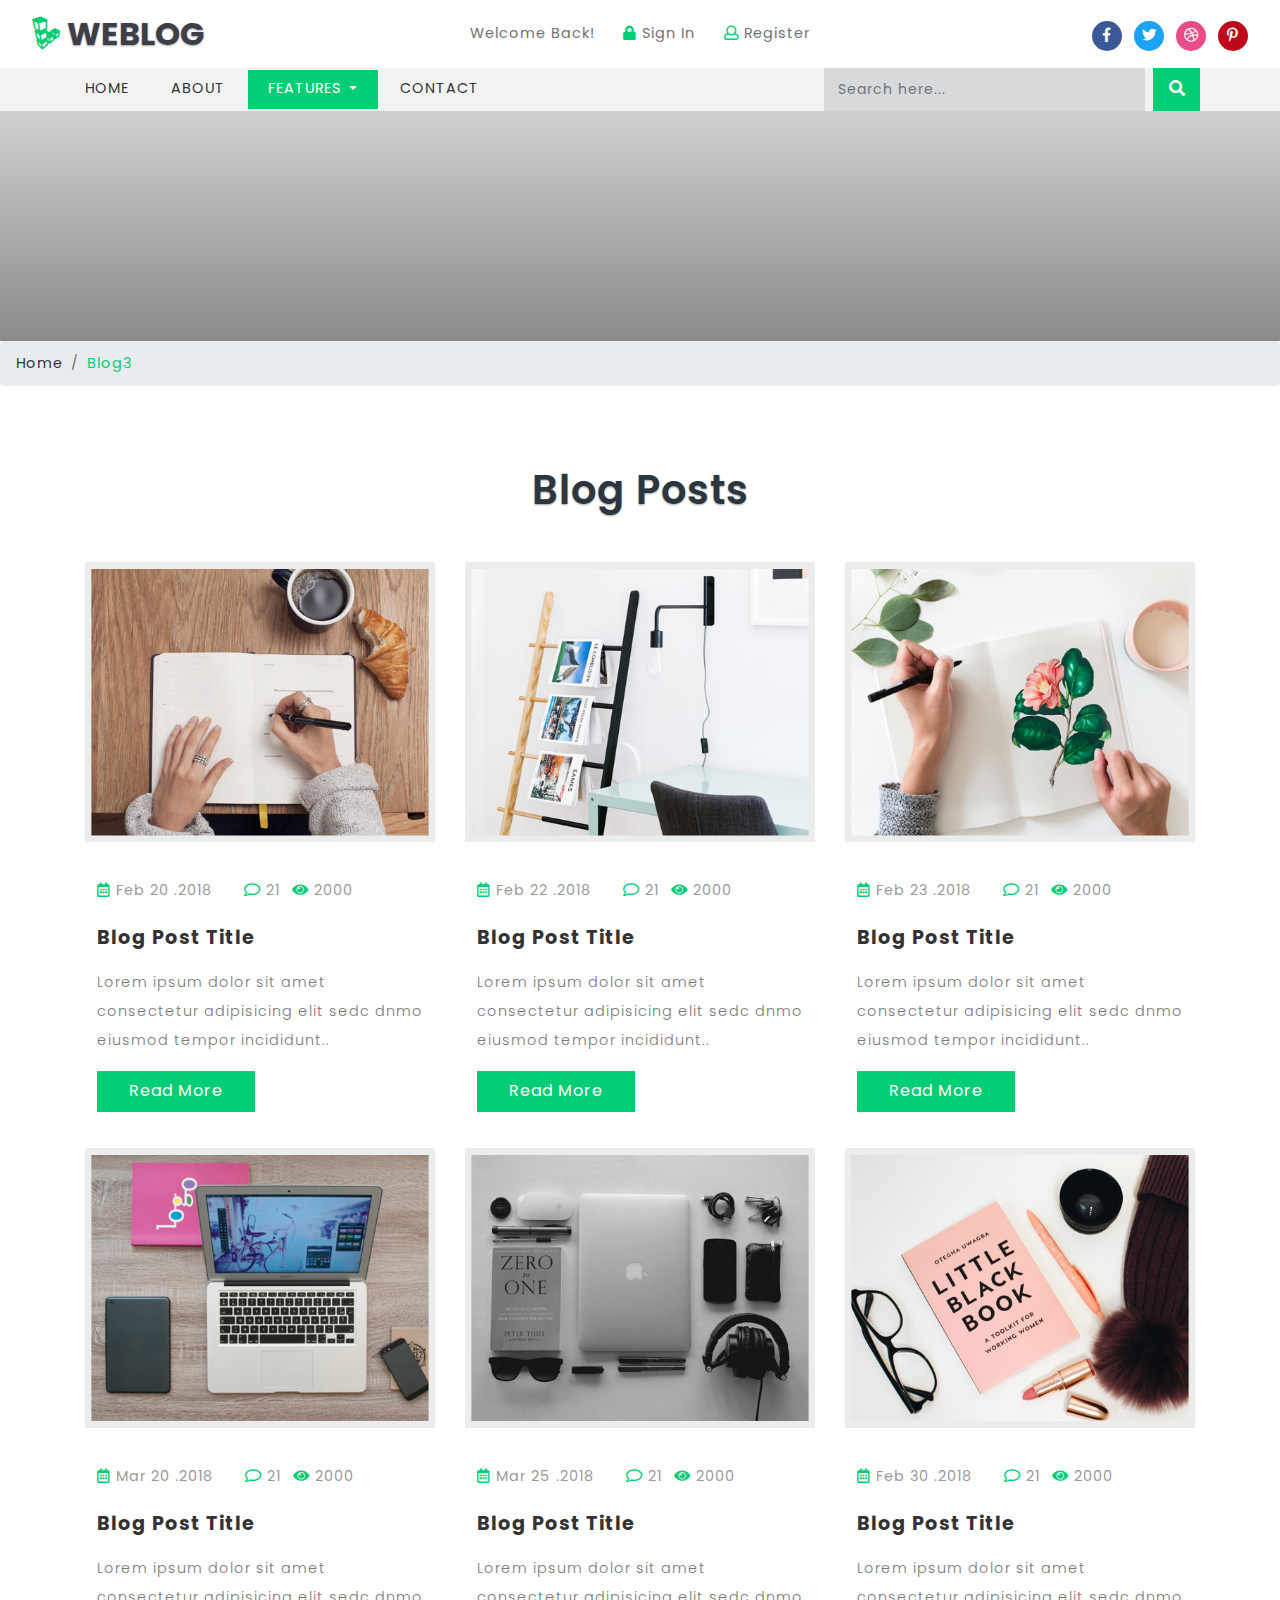
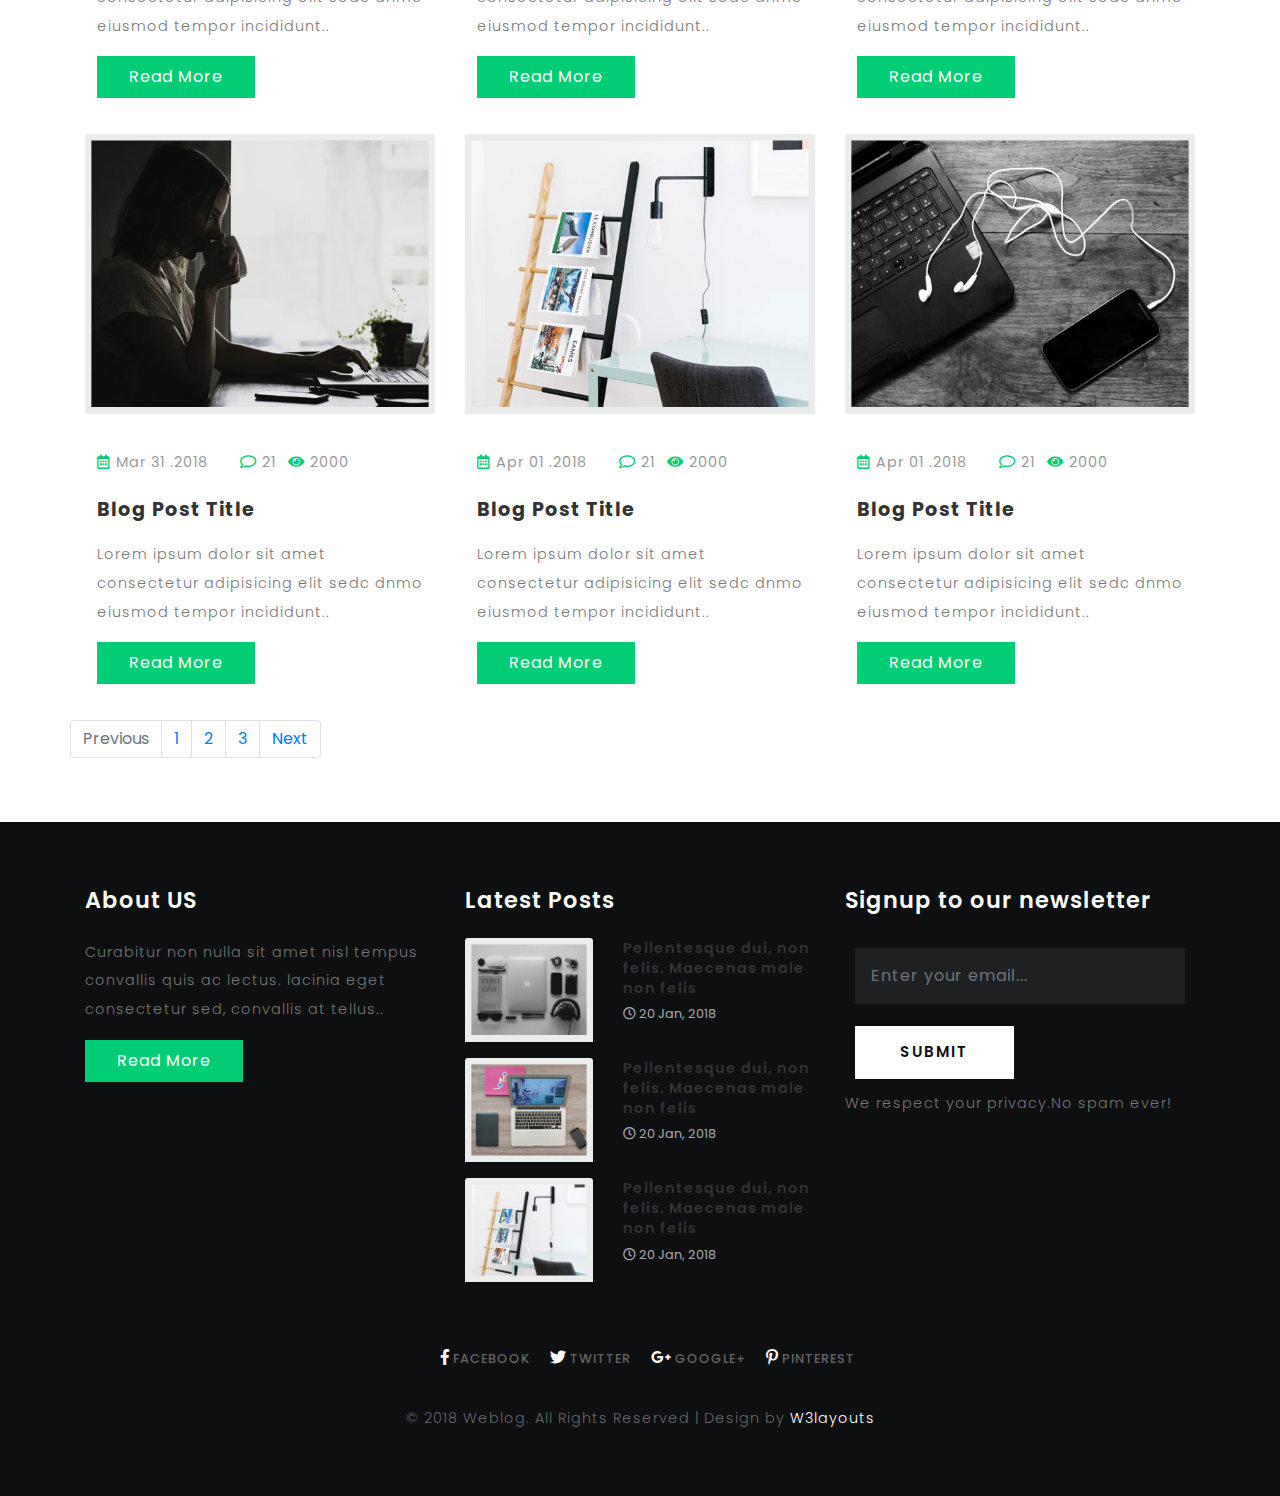
<file: CoreDemoY/wwwroot/web/blog3.html>
<!--
	Author: W3layouts
	Author URL: http://w3layouts.com
	License: Creative Commons Attribution 3.0 Unported
	License URL: http://creativecommons.org/licenses/by/3.0/
-->

<!DOCTYPE html>
<html lang="zxx">

<head>
	<title>Weblog a Blogging Category Bootstrap responsive WebTemplate | Blog3 :: w3layouts</title>
	<meta name="viewport" content="width=device-width, initial-scale=1">
	<meta charset="utf-8">
	<meta name="keywords" content="Weblog a Responsive web template, Bootstrap Web Templates, Flat Web Templates, Android Compatible web template, 
Smartphone Compatible web template, free webdesigns for Nokia, Samsung, LG, SonyEricsson, Motorola web design" />

	<script>
		addEventListener("load", function () {
			setTimeout(hideURLbar, 0);
		}, false);

		function hideURLbar() {
			window.scrollTo(0, 1);
		}
	</script>
	<link href="css/bootstrap.css" rel='stylesheet' type='text/css' />
	<link rel="stylesheet" href="css/single.css">
	<link href="css/style.css" rel='stylesheet' type='text/css' />
	<link href="css/fontawesome-all.css" rel="stylesheet">
	<link href="//fonts.googleapis.com/css?family=Poppins:100,100i,200,200i,300,300i,400,400i,500,500i,600,600i,700,700i,800"
	    rel="stylesheet">
</head>

<body>
	<!--Header-->

	<header>
		<div class="top-bar_sub_w3layouts container-fluid">
			<div class="row">
				<div class="col-md-4 logo text-left">
					<a class="navbar-brand" href="index.html">
						<i class="fab fa-linode"></i> Weblog</a>
				</div>
				<div class="col-md-4 top-forms text-center mt-lg-3 mt-md-1 mt-0">
					<span>Welcome Back!</span>
					<span class="mx-lg-4 mx-md-2  mx-1">
						<a href="login.html">
							<i class="fas fa-lock"></i> Sign In</a>
					</span>
					<span>
						<a href="register.html">
							<i class="far fa-user"></i> Register</a>
					</span>
				</div>
				<div class="col-md-4 log-icons text-right">

					<ul class="social_list1 mt-3">

						<li>
							<a href="#" class="facebook1 mx-2">
								<i class="fab fa-facebook-f"></i>

							</a>
						</li>
						<li>
							<a href="#" class="twitter2">
								<i class="fab fa-twitter"></i>

							</a>
						</li>
						<li>
							<a href="#" class="dribble3 mx-2">
								<i class="fab fa-dribbble"></i>
							</a>
						</li>
						<li>
							<a href="#" class="pin">
								<i class="fab fa-pinterest-p"></i>
							</a>
						</li>
					</ul>
				</div>
			</div>
		</div>

		<div class="header_top" id="home">
			<nav class="navbar navbar-expand-lg navbar-light bg-light">
				<button class="navbar-toggler navbar-toggler-right mx-auto" type="button" data-toggle="collapse" data-target="#navbarSupportedContent" aria-controls="navbarSupportedContent"
						aria-expanded="false" aria-label="Toggle navigation">
						<span class="navbar-toggler-icon"></span>
				</button>


				<div class="collapse navbar-collapse" id="navbarSupportedContent">
					<ul class="navbar-nav mr-auto">
						<li class="nav-item">
							<a class="nav-link" href="index.html">Home
								<span class="sr-only">(current)</span>
							</a>
						</li>
						<li class="nav-item">
							<a class="nav-link" href="about.html">About</a>
						</li>
						<li class="nav-item dropdown active">
							<a class="nav-link dropdown-toggle" href="#" id="navbarDropdown" role="button" data-toggle="dropdown" aria-haspopup="true"
							    aria-expanded="false">
								Features
							</a>
							<div class="dropdown-menu" aria-labelledby="navbarDropdown">
								<a class="dropdown-item" href="#"></a>
								<a class="dropdown-item" href="blog1.html">Standard Blog</a>
								<div class="dropdown-divider"></div>
								<a class="dropdown-item" href="blog2.html">2 Column Blog</a>
								<div class="dropdown-divider"></div>
								<a class="dropdown-item" href="blog3.html">3 Column Blog</a>

							</div>
						</li>
						<li class="nav-item">
							<a class="nav-link" href="contact.html">Contact</a>
						</li>

					</ul>
					<form action="#" method="post" class="form-inline my-2 my-lg-0 header-search">
						<input class="form-control mr-sm-2" type="search" placeholder="Search here..." name="Search" required="">
						<button class="btn btn1 my-2 my-sm-0" type="submit">
							<i class="fas fa-search"></i>
						</button>
					</form>



				</div>
			</nav>

		</div>
	</header>
	<!--//header-->
	<!--/banner-->
	<div class="banner-inner">
	</div>
	<ol class="breadcrumb">
		<li class="breadcrumb-item">
			<a href="index.html">Home</a>
		</li>
		<li class="breadcrumb-item active">Blog3</li>
	</ol>
	<!--//banner-->

	<!--/main-->
	<section class="main-content-w3layouts-agileits">
		<div class="container">
			<h3 class="tittle">Blog Posts</h3>
			<div class="inner-sec">
				<!--left-->
				<div class="left-blog-info-w3layouts-agileits text-left">
					<div class="row">
						<div class="col-lg-4 card">
							<a href="single.html">
								<img src="images/7.jpg" class="card-img-top img-fluid" alt="">
							</a>
							<div class="card-body">
								<ul class="blog-icons my-4">
									<li>
										<a href="#">
											<i class="far fa-calendar-alt"></i> Feb 20 .2018</a>
									</li>
									<li class="mx-2">
										<a href="#">
											<i class="far fa-comment"></i> 21</a>
									</li>
									<li>
										<a href="#">
											<i class="fas fa-eye"></i> 2000</a>
									</li>

								</ul>
								<h5 class="card-title">
									<a href="single.html">Blog Post Title</a>
								</h5>
								<p class="card-text mb-3">Lorem ipsum dolor sit amet consectetur adipisicing elit sedc dnmo eiusmod tempor incididunt.. </p>
								<a href="single.html" class="btn btn-primary read-m">Read More</a>
							</div>
						</div>
						<div class="col-lg-4 card">
							<a href="single.html">
								<img src="images/6.jpg" class="card-img-top img-fluid" alt="">
							</a>
							<div class="card-body">
								<ul class="blog-icons my-4">
									<li>
										<a href="#">
											<i class="far fa-calendar-alt"></i> Feb 22 .2018</a>
									</li>
									<li class="mx-2">
										<a href="#">
											<i class="far fa-comment"></i> 21</a>
									</li>
									<li>
										<a href="#">
											<i class="fas fa-eye"></i> 2000</a>
									</li>

								</ul>
								<h5 class="card-title ">
									<a href="single.html">Blog Post Title</a>
								</h5>
								<p class="card-text mb-3">Lorem ipsum dolor sit amet consectetur adipisicing elit sedc dnmo eiusmod tempor incididunt.. </p>
								<a href="single.html" class="btn btn-primary read-m">Read More</a>
							</div>
						</div>
						<div class="col-lg-4 card">
							<a href="single.html">
								<img src="images/2.jpg" class="card-img-top img-fluid" alt="">
							</a>
							<div class="card-body">
								<ul class="blog-icons my-4">
									<li>
										<a href="#">
											<i class="far fa-calendar-alt"></i> Feb 23 .2018</a>
									</li>
									<li class="mx-2">
										<a href="#">
											<i class="far fa-comment"></i> 21</a>
									</li>
									<li>
										<a href="#">
											<i class="fas fa-eye"></i> 2000</a>
									</li>

								</ul>
								<h5 class="card-title ">
									<a href="single.html">Blog Post Title</a>
								</h5>
								<p class="card-text mb-3">Lorem ipsum dolor sit amet consectetur adipisicing elit sedc dnmo eiusmod tempor incididunt.. </p>
								<a href="single.html" class="btn btn-primary read-m">Read More</a>
							</div>
						</div>
						<div class="col-lg-4 card my-lg-4 my-md-1 my-0">
							<a href="single.html">
								<img src="images/5.jpg" class="card-img-top img-fluid" alt="">
							</a>
							<div class="card-body">
								<ul class="blog-icons my-4">
									<li>
										<a href="#">
											<i class="far fa-calendar-alt"></i> Mar 20 .2018</a>
									</li>
									<li class="mx-2">
										<a href="#">
											<i class="far fa-comment"></i> 21</a>
									</li>
									<li>
										<a href="#">
											<i class="fas fa-eye"></i> 2000</a>
									</li>

								</ul>
								<h5 class="card-title">
									<a href="single.html">Blog Post Title</a>
								</h5>
								<p class="card-text mb-3">Lorem ipsum dolor sit amet consectetur adipisicing elit sedc dnmo eiusmod tempor incididunt.. </p>
								<a href="single.html" class="btn btn-primary read-m">Read More</a>
							</div>
						</div>
						<div class="col-lg-4 card my-4">
							<a href="single.html">
								<img src="images/4.jpg" class="card-img-top img-fluid" alt="">
							</a>
							<div class="card-body">
								<ul class="blog-icons my-4">
									<li>
										<a href="#">
											<i class="far fa-calendar-alt"></i> Mar 25 .2018</a>
									</li>
									<li class="mx-2">
										<a href="#">
											<i class="far fa-comment"></i> 21</a>
									</li>
									<li>
										<a href="#">
											<i class="fas fa-eye"></i> 2000</a>
									</li>

								</ul>
								<h5 class="card-title ">
									<a href="single.html">Blog Post Title</a>
								</h5>
								<p class="card-text mb-3">Lorem ipsum dolor sit amet consectetur adipisicing elit sedc dnmo eiusmod tempor incididunt.. </p>
								<a href="single.html" class="btn btn-primary read-m">Read More</a>
							</div>
						</div>
						<div class="col-lg-4 card my-lg-4 my-md-1 my-0">
							<a href="single.html">
								<img src="images/3.jpg" class="card-img-top img-fluid" alt="">
							</a>
							<div class="card-body">
								<ul class="blog-icons my-4">
									<li>
										<a href="#">
											<i class="far fa-calendar-alt"></i> Feb 30 .2018</a>
									</li>
									<li class="mx-2">
										<a href="#">
											<i class="far fa-comment"></i> 21</a>
									</li>
									<li>
										<a href="#">
											<i class="fas fa-eye"></i> 2000</a>
									</li>

								</ul>
								<h5 class="card-title ">
									<a href="single.html">Blog Post Title</a>
								</h5>
								<p class="card-text mb-3">Lorem ipsum dolor sit amet consectetur adipisicing elit sedc dnmo eiusmod tempor incididunt.. </p>
								<a href="single.html" class="btn btn-primary read-m">Read More</a>
							</div>
						</div>
						<div class="col-lg-4 card">
							<a href="single.html">
								<img src="images/1.jpg" class="card-img-top img-fluid" alt="">
							</a>
							<div class="card-body">
								<ul class="blog-icons my-4">
									<li>
										<a href="#">
											<i class="far fa-calendar-alt"></i> Mar 31 .2018</a>
									</li>
									<li class="mx-2">
										<a href="#">
											<i class="far fa-comment"></i> 21</a>
									</li>
									<li>
										<a href="#">
											<i class="fas fa-eye"></i> 2000</a>
									</li>

								</ul>
								<h5 class="card-title ">
									<a href="single.html">Blog Post Title</a>
								</h5>
								<p class="card-text mb-3">Lorem ipsum dolor sit amet consectetur adipisicing elit sedc dnmo eiusmod tempor incididunt.. </p>
								<a href="single.html" class="btn btn-primary read-m">Read More</a>
							</div>
						</div>
						<div class="col-lg-4 card">
							<a href="single.html">
								<img src="images/6.jpg" class="card-img-top img-fluid" alt="">
							</a>
							<div class="card-body">
								<ul class="blog-icons my-4">
									<li>
										<a href="#">
											<i class="far fa-calendar-alt"></i> Apr 01 .2018</a>
									</li>
									<li class="mx-2">
										<a href="#">
											<i class="far fa-comment"></i> 21</a>
									</li>
									<li>
										<a href="#">
											<i class="fas fa-eye"></i> 2000</a>
									</li>

								</ul>
								<h5 class="card-title ">
									<a href="single.html">Blog Post Title</a>
								</h5>
								<p class="card-text mb-3">Lorem ipsum dolor sit amet consectetur adipisicing elit sedc dnmo eiusmod tempor incididunt.. </p>
								<a href="single.html" class="btn btn-primary read-m">Read More</a>
							</div>
						</div>
						<div class="col-lg-4 card">
								<a href="single.html">
									<img src="images/8.jpg" class="card-img-top img-fluid" alt="">
								</a>
								<div class="card-body">
									<ul class="blog-icons my-4">
										<li>
											<a href="#">
												<i class="far fa-calendar-alt"></i> Apr 01 .2018</a>
										</li>
										<li class="mx-2">
											<a href="#">
												<i class="far fa-comment"></i> 21</a>
										</li>
										<li>
											<a href="#">
												<i class="fas fa-eye"></i> 2000</a>
										</li>
	
									</ul>
									<h5 class="card-title ">
										<a href="single.html">Blog Post Title</a>
									</h5>
									<p class="card-text mb-3">Lorem ipsum dolor sit amet consectetur adipisicing elit sedc dnmo eiusmod tempor incididunt.. </p>
									<a href="single.html" class="btn btn-primary read-m">Read More</a>
								</div>
							</div>
						<nav aria-label="Page navigation example">
							<ul class="pagination justify-content-left mt-4">
								<li class="page-item disabled">
									<a class="page-link" href="#" tabindex="-1">Previous</a>
								</li>
								<li class="page-item">
									<a class="page-link" href="#">1</a>
								</li>
								<li class="page-item">
									<a class="page-link" href="#">2</a>
								</li>
								<li class="page-item">
									<a class="page-link" href="#">3</a>
								</li>
								<li class="page-item">
									<a class="page-link" href="#">Next</a>
								</li>
							</ul>
						</nav>
					</div>
					<!--//left-->
				</div>
			</div>
		</div>
	</section>
	<!--//main-->
	<!--footer-->
	<footer>
		<div class="container">
			<div class="row">
				<div class="col-lg-4 footer-grid-agileits-w3ls text-left">
					<h3>About US</h3>
					<p>Curabitur non nulla sit amet nisl tempus convallis quis ac lectus. lacinia eget consectetur sed, convallis at tellus..</p>
					<div class="read">
						<a href="single.html" class="btn btn-primary read-m">Read More</a>
					</div>
				</div>
				<div class="col-lg-4 footer-grid-agileits-w3ls text-left">

					<div class="tech-btm">
						<h3>Latest Posts</h3>
						<div class="blog-grids row mb-3">
							<div class="col-md-5 blog-grid-left">
								<a href="single.html">
									<img src="images/4.jpg" class="card-img-top img-fluid" alt="">
								</a>
							</div>
							<div class="col-md-7 blog-grid-right">

								<h5>
									<a href="single.html">Pellentesque dui, non felis. Maecenas male non felis </a>
								</h5>
								<div class="sub-meta">
									<span>
										<i class="far fa-clock"></i> 20 Jan, 2018</span>
								</div>
							</div>

						</div>
						<div class="blog-grids row mb-3">
							<div class="col-md-5 blog-grid-left">
								<a href="single.html">
									<img src="images/5.jpg" class="card-img-top img-fluid" alt="">
								</a>
							</div>
							<div class="col-md-7 blog-grid-right">

								<h5>
									<a href="single.html">Pellentesque dui, non felis. Maecenas male non felis </a>
								</h5>
								<div class="sub-meta">
									<span>
										<i class="far fa-clock"></i> 20 Jan, 2018</span>
								</div>
							</div>

						</div>
						<div class="blog-grids row mb-3">
							<div class="col-md-5 blog-grid-left">
								<a href="single.html">
									<img src="images/6.jpg" class="card-img-top img-fluid" alt="">
								</a>
							</div>
							<div class="col-md-7 blog-grid-right">

								<h5>
									<a href="single.html">Pellentesque dui, non felis. Maecenas male non felis </a>
								</h5>
								<div class="sub-meta">
									<span>
										<i class="far fa-clock"></i> 20 Jan, 2018</span>
								</div>
							</div>

						</div>
					</div>
				</div>
				<!-- subscribe -->
				<div class="col-lg-4 subscribe-main footer-grid-agileits-w3ls text-left">
					<h2>Signup to our newsletter</h2>
					<div class="subscribe-main text-left">
						<div class="subscribe-form">
							<form action="#" method="post" class="subscribe_form">
								<input class="form-control" type="email" placeholder="Enter your email..." required="">
								<button type="submit" class="btn btn-primary submit">Submit</button>
							</form>
							<div class="clearfix"> </div>
						</div>
						<p>We respect your privacy.No spam ever!</p>
					</div>
					<!-- //subscribe -->
				</div>
			</div>
			<!-- footer -->
			<div class="footer-cpy text-center">
				<div class="footer-social">
					<div class="copyrighttop">
						<ul>
							<li class="mx-3">
								<a class="facebook" href="#">
									<i class="fab fa-facebook-f"></i>
									<span>Facebook</span>
								</a>
							</li>
							<li>
								<a class="facebook" href="#">
									<i class="fab fa-twitter"></i>
									<span>Twitter</span>
								</a>
							</li>
							<li class="mx-3">
								<a class="facebook" href="#">
									<i class="fab fa-google-plus-g"></i>
									<span>Google+</span>
								</a>
							</li>
							<li>
								<a class="facebook" href="#">
									<i class="fab fa-pinterest-p"></i>
									<span>Pinterest</span>
								</a>
							</li>
						</ul>

					</div>
				</div>
				<div class="w3layouts-agile-copyrightbottom">
					<p>© 2018 Weblog. All Rights Reserved | Design by
						<a href="http://w3layouts.com/">W3layouts</a>
					</p>

				</div>
			</div>

			<!-- //footer -->


		</div>
	</footer>
	<!---->

	<!-- js -->
	<script src="js/jquery-2.2.3.min.js"></script>
	<!-- //js -->
	<!--/ start-smoth-scrolling -->
	<script src="js/move-top.js"></script>
	<script src="js/easing.js"></script>
	<script>
		jQuery(document).ready(function ($) {
			$(".scroll").click(function (event) {
				event.preventDefault();
				$('html,body').animate({
					scrollTop: $(this.hash).offset().top
				}, 900);
			});
		});
	</script>
	<!--// end-smoth-scrolling -->

	<script>
		$(document).ready(function () {
			/*
									var defaults = {
							  			containerID: 'toTop', // fading element id
										containerHoverID: 'toTopHover', // fading element hover id
										scrollSpeed: 1200,
										easingType: 'linear' 
							 		};
									*/

			$().UItoTop({
				easingType: 'easeOutQuart'
			});

		});
	</script>
	<a href="#home" class="scroll" id="toTop" style="display: block;">
		<span id="toTopHover" style="opacity: 1;"> </span>
	</a>

	<!-- //Custom-JavaScript-File-Links -->
	<script src="js/bootstrap.js"></script>


</body>

</html>
</file>
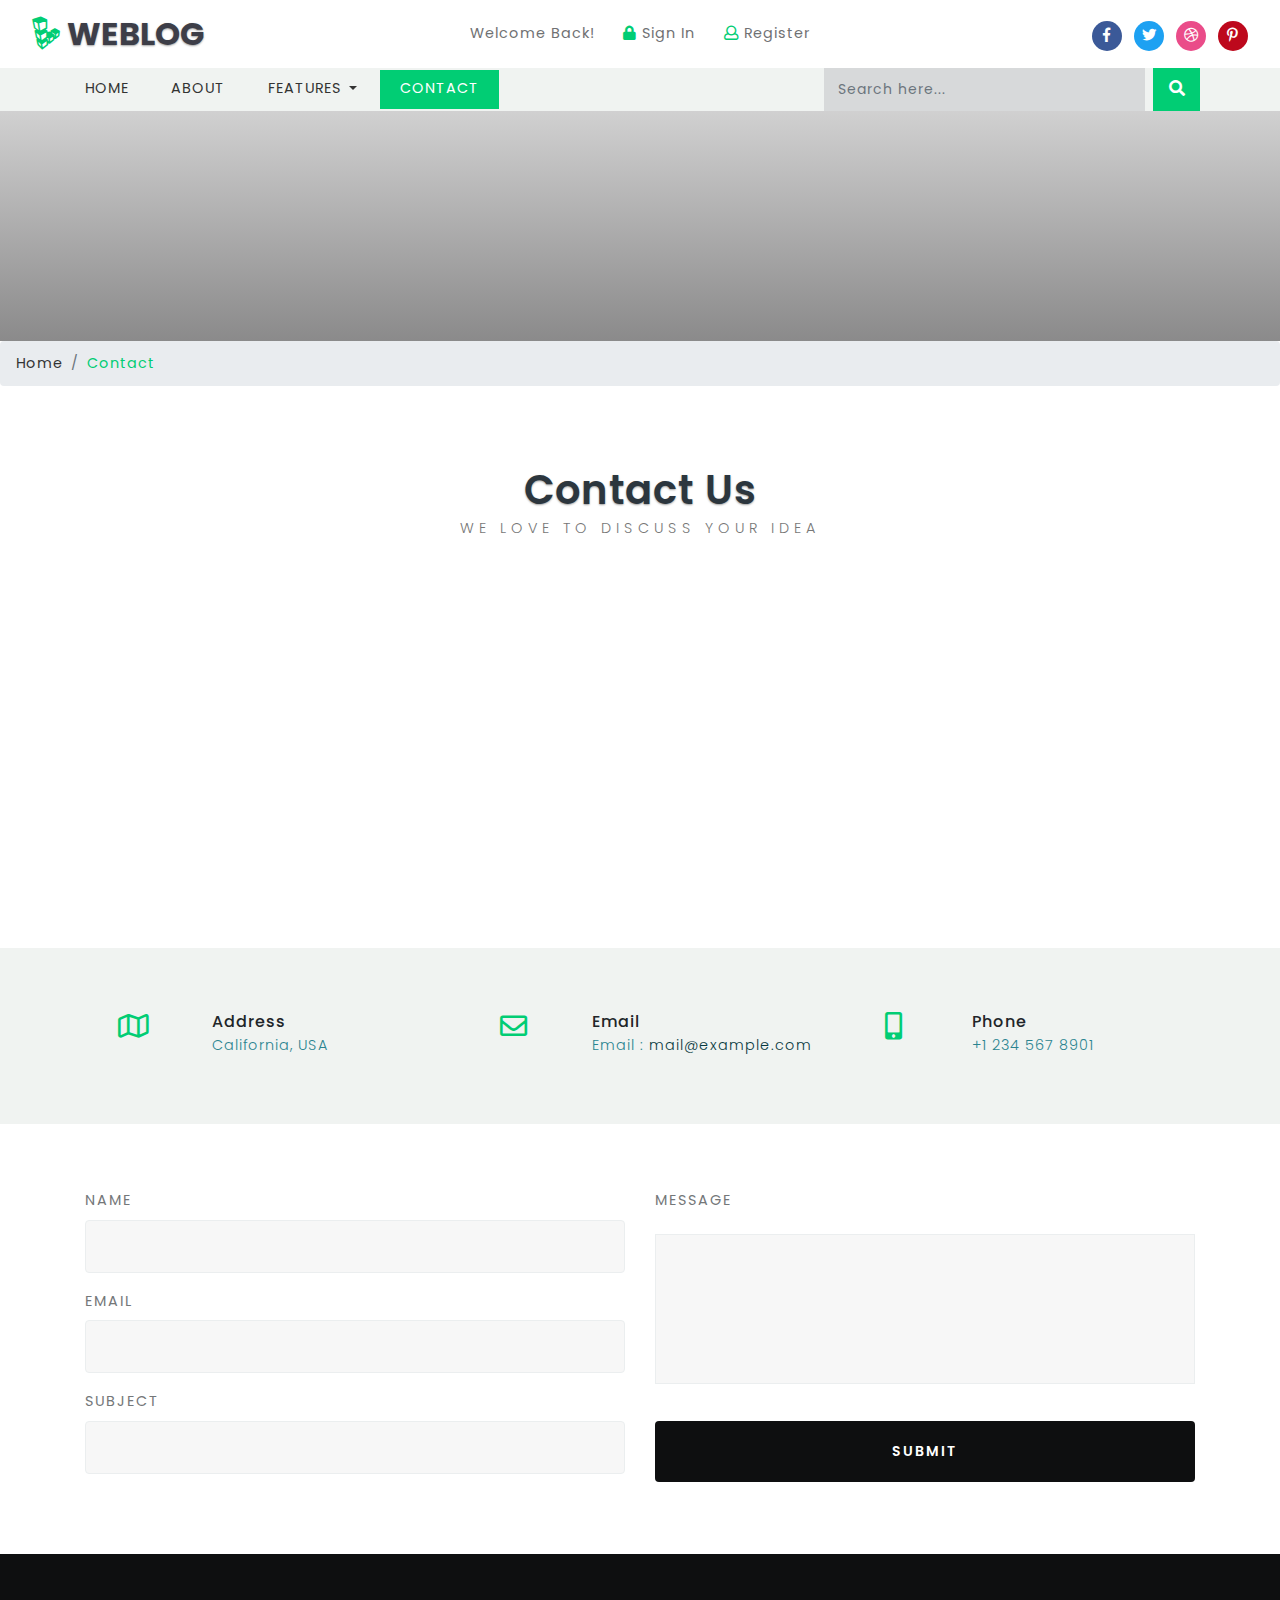
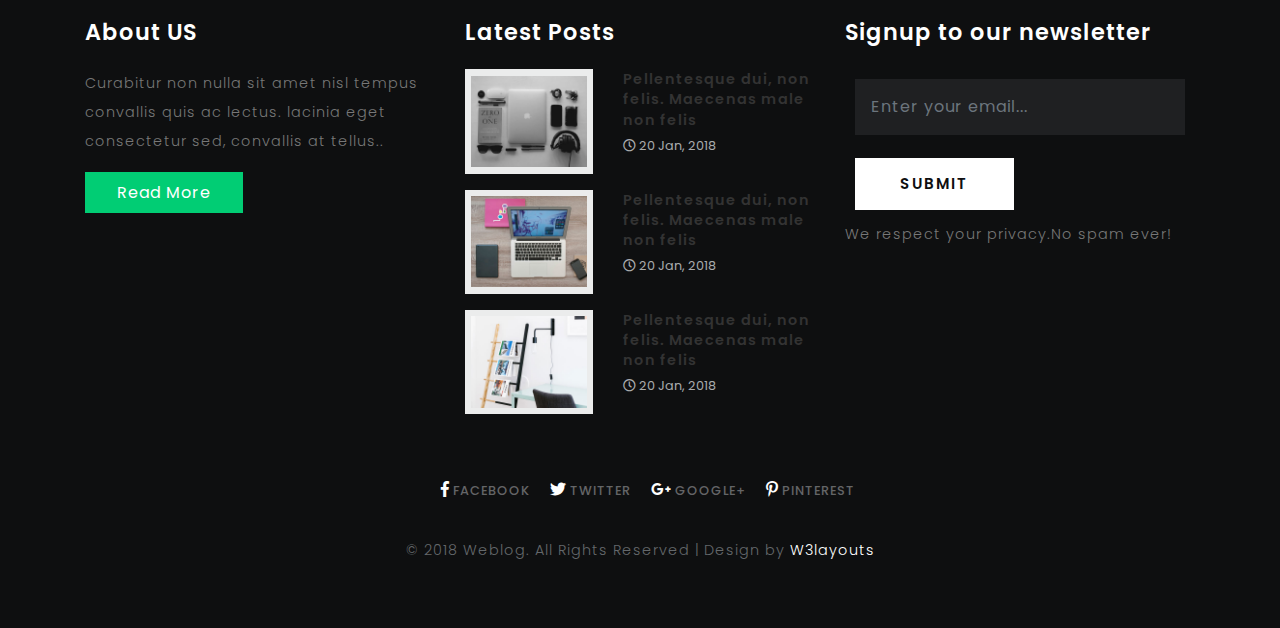
<file: CoreDemoY/wwwroot/web/contact.html>
<!--
	Author: W3layouts
	Author URL: http://w3layouts.com
	License: Creative Commons Attribution 3.0 Unported
	License URL: http://creativecommons.org/licenses/by/3.0/
-->

<!DOCTYPE html>
<html lang="zxx">

<head>
	<title>Weblog a Blogging Category Bootstrap responsive WebTemplate | Contact :: w3layouts</title>
	<meta name="viewport" content="width=device-width, initial-scale=1">
	<meta charset="utf-8">
	<meta name="keywords" content="Weblog a Responsive web template, Bootstrap Web Templates, Flat Web Templates, Android Compatible web template, 
Smartphone Compatible web template, free webdesigns for Nokia, Samsung, LG, SonyEricsson, Motorola web design" />

	<script>
		addEventListener("load", function () {
			setTimeout(hideURLbar, 0);
		}, false);

		function hideURLbar() {
			window.scrollTo(0, 1);
		}
	</script>
	<link href="css/bootstrap.css" rel='stylesheet' type='text/css' />
	<link href="css/contact.css" rel='stylesheet' type='text/css' />
	<link href="css/style.css" rel='stylesheet' type='text/css' />
	<link href="css/fontawesome-all.css" rel="stylesheet">
	<link href="//fonts.googleapis.com/css?family=Poppins:100,100i,200,200i,300,300i,400,400i,500,500i,600,600i,700,700i,800"
	    rel="stylesheet">
</head>

<body>
	<!--Header-->

	<header>
		<div class="top-bar_sub_w3layouts container-fluid">
			<div class="row">
				<div class="col-md-4 logo text-left">
					<a class="navbar-brand" href="index.html">
						<i class="fab fa-linode"></i> Weblog</a>
				</div>
				<div class="col-md-4 top-forms text-center mt-lg-3 mt-md-1 mt-0">
					<span>Welcome Back!</span>
					<span class="mx-lg-4 mx-md-2  mx-1">
						<a href="login.html">
							<i class="fas fa-lock"></i> Sign In</a>
					</span>
					<span>
						<a href="register.html">
							<i class="far fa-user"></i> Register</a>
					</span>
				</div>
				<div class="col-md-4 log-icons text-right">

					<ul class="social_list1 mt-3">

						<li>
							<a href="#" class="facebook1 mx-2">
								<i class="fab fa-facebook-f"></i>

							</a>
						</li>
						<li>
							<a href="#" class="twitter2">
								<i class="fab fa-twitter"></i>

							</a>
						</li>
						<li>
							<a href="#" class="dribble3 mx-2">
								<i class="fab fa-dribbble"></i>
							</a>
						</li>
						<li>
							<a href="#" class="pin">
								<i class="fab fa-pinterest-p"></i>
							</a>
						</li>
					</ul>
				</div>
			</div>
		</div>

		<div class="header_top" id="home">
			<nav class="navbar navbar-expand-lg navbar-light bg-light">
				<button class="navbar-toggler navbar-toggler-right mx-auto" type="button" data-toggle="collapse" data-target="#navbarSupportedContent" aria-controls="navbarSupportedContent"
						aria-expanded="false" aria-label="Toggle navigation">
						<span class="navbar-toggler-icon"></span>
				</button>


				<div class="collapse navbar-collapse" id="navbarSupportedContent">
					<ul class="navbar-nav mr-auto">
						<li class="nav-item">
							<a class="nav-link" href="index.html">Home
								<span class="sr-only">(current)</span>
							</a>
						</li>
						<li class="nav-item">
							<a class="nav-link" href="about.html">About</a>
						</li>
						<li class="nav-item dropdown">
							<a class="nav-link dropdown-toggle" href="#" id="navbarDropdown" role="button" data-toggle="dropdown" aria-haspopup="true"
							    aria-expanded="false">
								Features
							</a>
							<div class="dropdown-menu" aria-labelledby="navbarDropdown">
								<a class="dropdown-item" href="#"></a>
								<a class="dropdown-item" href="blog1.html">Standard Blog</a>
								<div class="dropdown-divider"></div>
								<a class="dropdown-item" href="blog2.html">2 Column Blog</a>
								<div class="dropdown-divider"></div>
								<a class="dropdown-item" href="blog3.html">3 Column Blog</a>

							</div>
						</li>
						<li class="nav-item active">
							<a class="nav-link" href="contact.html">Contact</a>
						</li>

					</ul>
					<form action="#" method="post" class="form-inline my-2 my-lg-0 header-search">
						<input class="form-control mr-sm-2" type="search" placeholder="Search here..." name="Search" required="">
						<button class="btn btn1 my-2 my-sm-0" type="submit">
							<i class="fas fa-search"></i>
						</button>
					</form>



				</div>
			</nav>

		</div>
	</header>
	<!--//header-->

	<!--/banner-->
	<div class="banner-inner">
	</div>
	<ol class="breadcrumb">
		<li class="breadcrumb-item">
			<a href="index.html">Home</a>
		</li>
		<li class="breadcrumb-item active">Contact</li>
	</ol>
	<!--//banner-->
	<!--/main-->
	<section class="main-content-w3layouts-agileits">

		<h3 class="tittle">Contact Us</h3>
		<p class="sub text-center">We love to discuss your idea</p>
		<div class="contact-map inner-sec">

			<iframe src="https://www.google.com/maps/embed?pb=!1m18!1m12!1m3!1d100949.24429313939!2d-122.44206553967531!3d37.75102885910819!2m3!1f0!2f0!3f0!3m2!1i1024!2i768!4f13.1!3m3!1m2!1s0x80859a6d00690021%3A0x4a501367f076adff!2sSan+Francisco%2C+CA%2C+USA!5e0!3m2!1sen!2sin!4v1472190196783"
			    class="map" style="border:0" allowfullscreen=""></iframe>
		</div>
		<div class="ad-inf-sec bg-light">
			<div class="container">
				<div class="address row">

					<div class="col-lg-4 address-grid">
						<div class="row address-info">
							<div class="col-md-4 address-left text-center">
								<i class="far fa-map"></i>
							</div>
							<div class="col-md-8 address-right text-left">
								<h6>Address</h6>
								<p> California, USA

								</p>
							</div>
						</div>

					</div>
					<div class="col-lg-4 address-grid">
						<div class="row address-info">
							<div class="col-md-4 address-left text-center">
								<i class="far fa-envelope"></i>
							</div>
							<div class="col-md-8 address-right text-left">
								<h6>Email</h6>
								<p>Email :
									<a href="mailto:example@email.com"> mail@example.com</a>

								</p>
							</div>

						</div>
					</div>
					<div class="col-lg-4 address-grid">
						<div class="row address-info">
							<div class="col-md-4 address-left text-center">
								<i class="fas fa-mobile-alt"></i>
							</div>
							<div class="col-md-8 address-right text-left">
								<h6>Phone</h6>
								<p>+1 234 567 8901</p>

							</div>

						</div>
					</div>
				</div>
			</div>
		</div>
		<div class="container">
			<div class="contact_grid_right">
				<form action="#" method="post">
					<div class="row contact_left_grid">
						<div class="col-md-6 con-left">
							<div class="form-group">
								<label for="validationCustom01 my-2">Name</label>
								<input class="form-control" type="text" name="Name" placeholder="" required="">
							</div>
							<div class="form-group">
								<label for="exampleFormControlInput1">Email</label>
								<input class="form-control" type="email" name="Email" placeholder="" required="">
							</div>
							<div class="form-group">
								<label for="validationCustom03 my-2">Subject</label>
								<input class="form-control" type="text" name="Subject" placeholder="" required="">
							</div>
						</div>
						<div class="col-md-6 con-right">
							<div class="form-group">
								<label for="textarea">Message</label>
								<textarea id="textarea" placeholder=""></textarea>
							</div>
							<input class="form-control" type="submit" value="Submit">

						</div>
					</div>
				</form>
			</div>
		</div>
	</section>
	<!--//main-->
	<!--footer-->
	<footer>
		<div class="container">
			<div class="row">
				<div class="col-lg-4 footer-grid-agileits-w3ls text-left">
					<h3>About US</h3>
					<p>Curabitur non nulla sit amet nisl tempus convallis quis ac lectus. lacinia eget consectetur sed, convallis at tellus..</p>
					<div class="read">
						<a href="single.html" class="btn btn-primary read-m">Read More</a>
					</div>
				</div>
				<div class="col-lg-4 footer-grid-agileits-w3ls text-left">

					<div class="tech-btm">
						<h3>Latest Posts</h3>
						<div class="blog-grids row mb-3">
							<div class="col-md-5 blog-grid-left">
								<a href="single.html">
									<img src="images/4.jpg" class="img-fluid" alt="">
								</a>
							</div>
							<div class="col-md-7 blog-grid-right">

								<h5>
									<a href="single.html">Pellentesque dui, non felis. Maecenas male non felis </a>
								</h5>
								<div class="sub-meta">
									<span>
										<i class="far fa-clock"></i> 20 Jan, 2018</span>
								</div>
							</div>

						</div>
						<div class="blog-grids row mb-3">
							<div class="col-md-5 blog-grid-left">
								<a href="single.html">
									<img src="images/5.jpg" class="img-fluid" alt="">
								</a>
							</div>
							<div class="col-md-7 blog-grid-right">

								<h5>
									<a href="single.html">Pellentesque dui, non felis. Maecenas male non felis </a>
								</h5>
								<div class="sub-meta">
									<span>
										<i class="far fa-clock"></i> 20 Jan, 2018</span>
								</div>
							</div>

						</div>
						<div class="blog-grids row mb-3">
							<div class="col-md-5 blog-grid-left">
								<a href="single.html">
									<img src="images/6.jpg" class="img-fluid" alt="">
								</a>
							</div>
							<div class="col-md-7 blog-grid-right">

								<h5>
									<a href="single.html">Pellentesque dui, non felis. Maecenas male non felis </a>
								</h5>
								<div class="sub-meta">
									<span>
										<i class="far fa-clock"></i> 20 Jan, 2018</span>
								</div>
							</div>

						</div>
					</div>
				</div>
				<!-- subscribe -->
				<div class="col-lg-4 subscribe-main footer-grid-agileits-w3ls text-left">
					<h2>Signup to our newsletter</h2>
					<div class="subscribe-main text-left">
						<div class="subscribe-form">
							<form action="#" method="post" class="subscribe_form">
								<input class="form-control" type="email" placeholder="Enter your email..." required="">
								<button type="submit" class="btn btn-primary submit">Submit</button>
							</form>
							<div class="clearfix"> </div>
						</div>
						<p>We respect your privacy.No spam ever!</p>
					</div>
					<!-- //subscribe -->
				</div>
			</div>
			<!-- footer -->
			<div class="footer-cpy text-center">
				<div class="footer-social">
					<div class="copyrighttop">
						<ul>
							<li class="mx-3">
								<a class="facebook" href="#">
									<i class="fab fa-facebook-f"></i>
									<span>Facebook</span>
								</a>
							</li>
							<li>
								<a class="facebook" href="#">
									<i class="fab fa-twitter"></i>
									<span>Twitter</span>
								</a>
							</li>
							<li class="mx-3">
								<a class="facebook" href="#">
									<i class="fab fa-google-plus-g"></i>
									<span>Google+</span>
								</a>
							</li>
							<li>
								<a class="facebook" href="#">
									<i class="fab fa-pinterest-p"></i>
									<span>Pinterest</span>
								</a>
							</li>
						</ul>

					</div>
				</div>
				<div class="w3layouts-agile-copyrightbottom">
					<p>© 2018 Weblog. All Rights Reserved | Design by
						<a href="http://w3layouts.com/">W3layouts</a>
					</p>

				</div>
			</div>

			<!-- //footer -->


		</div>
	</footer>
	<!---->
	<!-- js -->
	<script src="js/jquery-2.2.3.min.js"></script>
	<!-- //js -->
	<!--/ start-smoth-scrolling -->
	<script src="js/move-top.js"></script>
	<script src="js/easing.js"></script>
	<script>
		jQuery(document).ready(function ($) {
			$(".scroll").click(function (event) {
				event.preventDefault();
				$('html,body').animate({
					scrollTop: $(this.hash).offset().top
				}, 900);
			});
		});
	</script>
	<!--// end-smoth-scrolling -->

	<script>
		$(document).ready(function () {
			/*
									var defaults = {
							  			containerID: 'toTop', // fading element id
										containerHoverID: 'toTopHover', // fading element hover id
										scrollSpeed: 1200,
										easingType: 'linear' 
							 		};
									*/

			$().UItoTop({
				easingType: 'easeOutQuart'
			});

		});
	</script>
	<a href="#home" class="scroll" id="toTop" style="display: block;">
		<span id="toTopHover" style="opacity: 1;"> </span>
	</a>

	<!-- //Custom-JavaScript-File-Links -->
	<script src="js/bootstrap.js"></script>


</body>

</html>
</file>
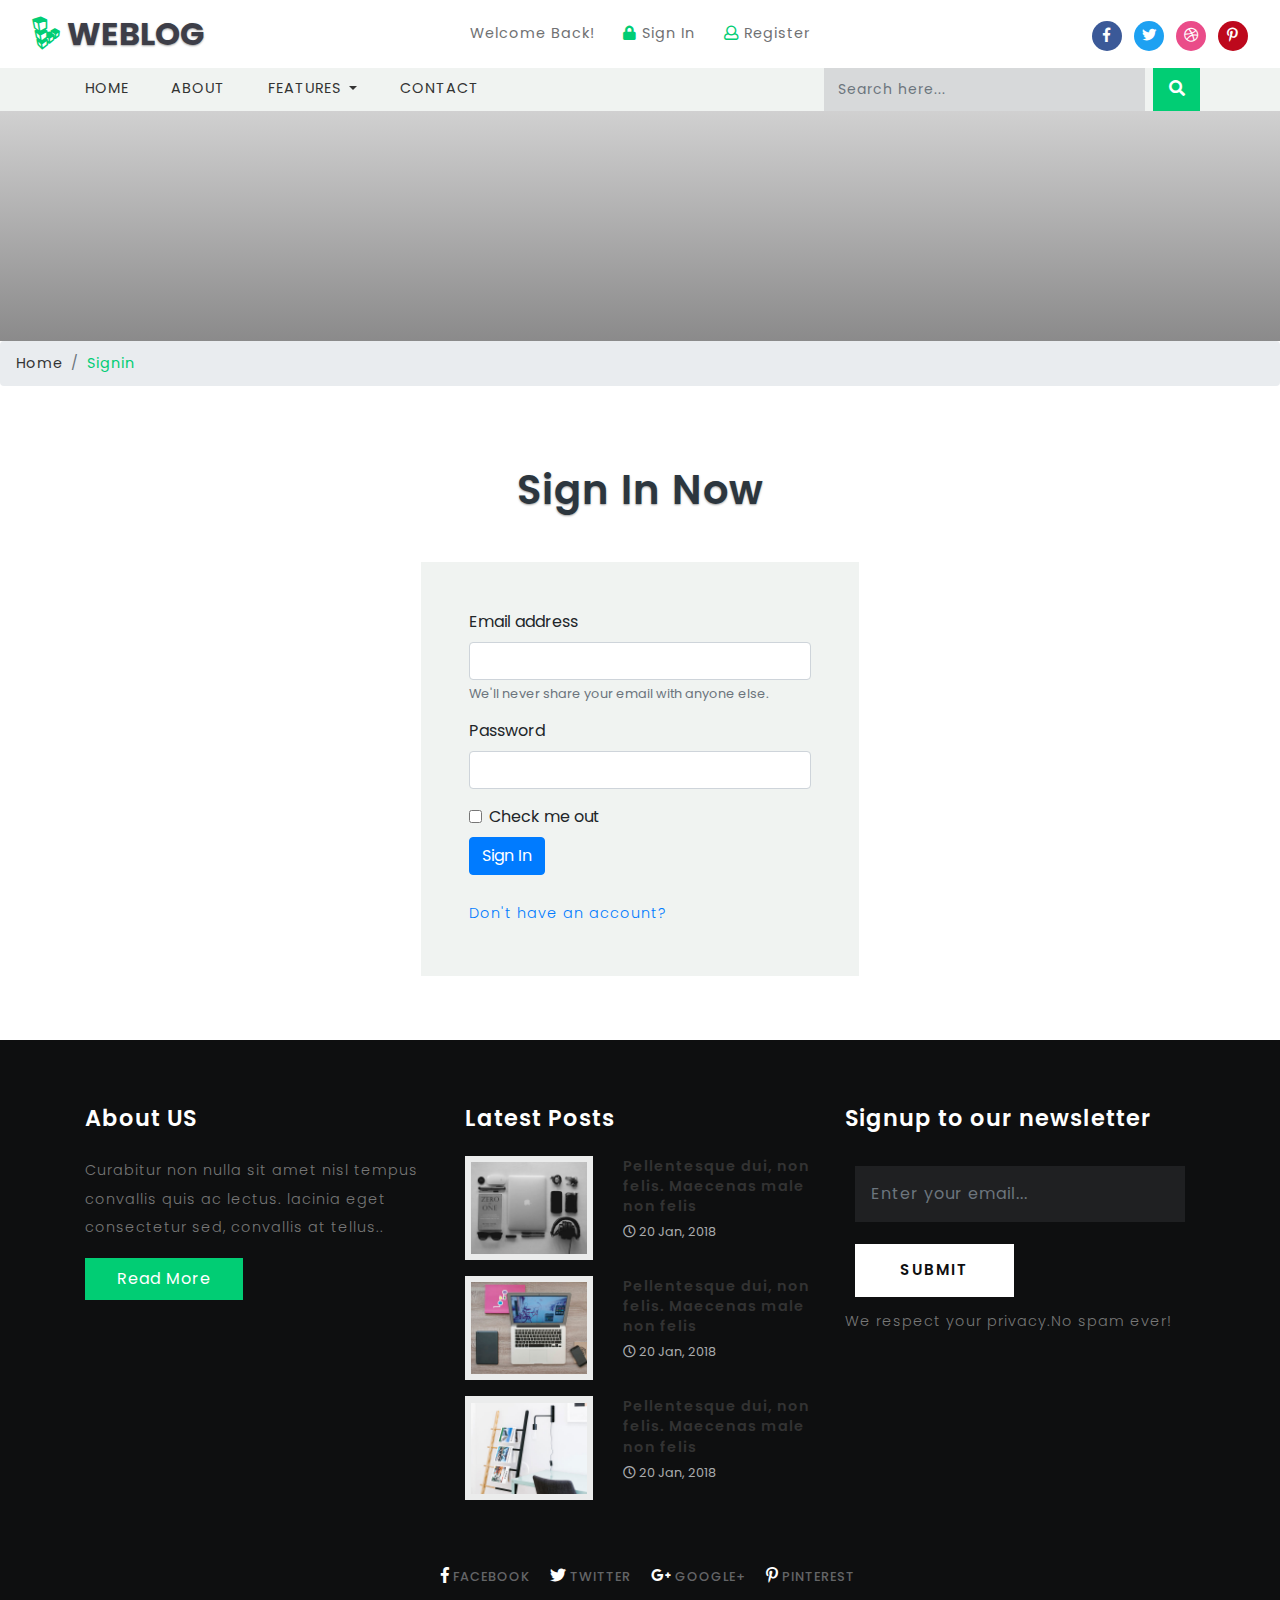
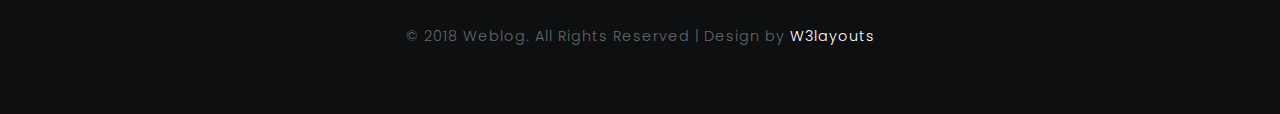
<file: CoreDemoY/wwwroot/web/login.html>
<!--
	Author: W3layouts
	Author URL: http://w3layouts.com
	License: Creative Commons Attribution 3.0 Unported
	License URL: http://creativecommons.org/licenses/by/3.0/
-->

<!DOCTYPE html>
<html lang="zxx">

<head>
	<title>Weblog a Blogging Category Bootstrap responsive WebTemplate | Login :: w3layouts</title>
	<meta name="viewport" content="width=device-width, initial-scale=1">
	<meta charset="utf-8">
	<meta name="keywords" content="Weblog a Responsive web template, Bootstrap Web Templates, Flat Web Templates, Android Compatible web template, 
Smartphone Compatible web template, free webdesigns for Nokia, Samsung, LG, SonyEricsson, Motorola web design" />

	<script>
		addEventListener("load", function () {
			setTimeout(hideURLbar, 0);
		}, false);

		function hideURLbar() {
			window.scrollTo(0, 1);
		}
	</script>
	<link href="css/bootstrap.css" rel='stylesheet' type='text/css' />
	<link href="css/single.css" rel='stylesheet' type='text/css' />
	<link href="css/style.css" rel='stylesheet' type='text/css' />
	<link href="css/fontawesome-all.css" rel="stylesheet">
	<link href="//fonts.googleapis.com/css?family=Poppins:100,100i,200,200i,300,300i,400,400i,500,500i,600,600i,700,700i,800"
	    rel="stylesheet">
</head>

<body>
	<!--Header-->

	<header>
		<div class="top-bar_sub_w3layouts container-fluid">
			<div class="row">
				<div class="col-md-4 logo text-left">
					<a class="navbar-brand" href="index.html">
						<i class="fab fa-linode"></i> Weblog</a>
				</div>
				<div class="col-md-4 top-forms text-center mt-lg-3 mt-md-1 mt-0">
					<span>Welcome Back!</span>
					<span class="mx-lg-4 mx-md-2  mx-1">
						<a href="login.html">
							<i class="fas fa-lock"></i> Sign In</a>
					</span>
					<span>
						<a href="register.html">
							<i class="far fa-user"></i> Register</a>
					</span>
				</div>
				<div class="col-md-4 log-icons text-right">

					<ul class="social_list1 mt-3">

						<li>
							<a href="#" class="facebook1 mx-2">
								<i class="fab fa-facebook-f"></i>

							</a>
						</li>
						<li>
							<a href="#" class="twitter2">
								<i class="fab fa-twitter"></i>

							</a>
						</li>
						<li>
							<a href="#" class="dribble3 mx-2">
								<i class="fab fa-dribbble"></i>
							</a>
						</li>
						<li>
							<a href="#" class="pin">
								<i class="fab fa-pinterest-p"></i>
							</a>
						</li>
					</ul>
				</div>
			</div>
		</div>

		<div class="header_top" id="home">
			<nav class="navbar navbar-expand-lg navbar-light bg-light">
				<button class="navbar-toggler navbar-toggler-right mx-auto" type="button" data-toggle="collapse" data-target="#navbarSupportedContent" aria-controls="navbarSupportedContent"
						aria-expanded="false" aria-label="Toggle navigation">
						<span class="navbar-toggler-icon"></span>
				</button>


				<div class="collapse navbar-collapse" id="navbarSupportedContent">
					<ul class="navbar-nav mr-auto">
						<li class="nav-item">
							<a class="nav-link" href="index.html">Home
								<span class="sr-only">(current)</span>
							</a>
						</li>
						<li class="nav-item">
							<a class="nav-link" href="about.html">About</a>
						</li>
						<li class="nav-item dropdown">
							<a class="nav-link dropdown-toggle" href="#" id="navbarDropdown" role="button" data-toggle="dropdown" aria-haspopup="true"
							    aria-expanded="false">
								Features
							</a>
							<div class="dropdown-menu" aria-labelledby="navbarDropdown">
								<a class="dropdown-item" href="#"></a>
								<a class="dropdown-item" href="blog1.html">Standard Blog</a>
								<div class="dropdown-divider"></div>
								<a class="dropdown-item" href="blog2.html">2 Column Blog</a>
								<div class="dropdown-divider"></div>
								<a class="dropdown-item" href="blog3.html">3 Column Blog</a>

							</div>
						</li>
						<li class="nav-item">
							<a class="nav-link" href="contact.html">Contact</a>
						</li>

					</ul>
					<form action="#" method="post" class="form-inline my-2 my-lg-0 header-search">
						<input class="form-control mr-sm-2" type="search" placeholder="Search here..." name="Search" required="">
						<button class="btn btn1 my-2 my-sm-0" type="submit">
							<i class="fas fa-search"></i>
						</button>
					</form>



				</div>
			</nav>

		</div>
	</header>
	<!--//header-->

	<!--/banner-->
	<div class="banner-inner">
	</div>
	<ol class="breadcrumb">
		<li class="breadcrumb-item">
			<a href="index.html">Home</a>
		</li>
		<li class="breadcrumb-item active">Signin</li>
	</ol>
	<!--//banner-->
	<!--/main-->
	<section class="main-content-w3layouts-agileits">
		<div class="container">
				<h3 class="tittle">Sign In Now</h3>
				<div class="row inner-sec">
					<div class="login p-5 bg-light mx-auto mw-100">
					<form action="#" method="post">
							<div class="form-group">
							  <label for="exampleInputEmail1 mb-2">Email address</label>
							  <input type="email" class="form-control" id="exampleInputEmail1" aria-describedby="emailHelp" placeholder="" required="">
							  <small id="emailHelp" class="form-text text-muted">We'll never share your email with anyone else.</small>
							</div>
							<div class="form-group">
							  <label for="exampleInputPassword1 mb-2">Password</label>
							  <input type="password" class="form-control" id="exampleInputPassword1" placeholder="" required="">
							</div>
							<div class="form-check mb-2">
							  <input type="checkbox" class="form-check-input" id="exampleCheck1">
							  <label class="form-check-label" for="exampleCheck1">Check me out</label>
							</div>
							<button type="submit" class="btn btn-primary submit mb-4">Sign In</button>
							<p><a href="register.html"> Don't have an account?</a></p>
						  </form>
		</div>
		</div>
	</div>
	</section>
	<!--//main-->
	<!--footer-->
	<footer>
		<div class="container">
			<div class="row">
				<div class="col-lg-4 footer-grid-agileits-w3ls text-left" data-aos="fade-down">
					<h3>About US</h3>
					<p>Curabitur non nulla sit amet nisl tempus convallis quis ac lectus. lacinia eget consectetur sed, convallis at tellus..</p>
					<div class="read">
						<a href="single.html" class="btn btn-primary read-m">Read More</a>
					</div>
				</div>
				<div class="col-lg-4 footer-grid-agileits-w3ls text-left">

					<div class="tech-btm" data-aos="fade-down">
						<h3>Latest Posts</h3>
						<div class="blog-grids row mb-3">
							<div class="col-md-5 blog-grid-left">
								<a href="single.html">
									<img src="images/4.jpg" class="img-fluid" alt="">
								</a>
							</div>
							<div class="col-md-7 blog-grid-right">

								<h5>
									<a href="single.html">Pellentesque dui, non felis. Maecenas male non felis </a>
								</h5>
								<div class="sub-meta">
									<span>
										<i class="far fa-clock"></i> 20 Jan, 2018</span>
								</div>
							</div>

						</div>
						<div class="blog-grids row mb-3" data-aos="fade-down">
							<div class="col-md-5 blog-grid-left">
								<a href="single.html">
									<img src="images/5.jpg" class="img-fluid" alt="">
								</a>
							</div>
							<div class="col-md-7 blog-grid-right">

								<h5>
									<a href="single.html">Pellentesque dui, non felis. Maecenas male non felis </a>
								</h5>
								<div class="sub-meta">
									<span>
										<i class="far fa-clock"></i> 20 Jan, 2018</span>
								</div>
							</div>

						</div>
						<div class="blog-grids row mb-3" data-aos="fade-down">
							<div class="col-md-5 blog-grid-left">
								<a href="single.html">
									<img src="images/6.jpg" class="img-fluid" alt="">
								</a>
							</div>
							<div class="col-md-7 blog-grid-right">

								<h5>
									<a href="single.html">Pellentesque dui, non felis. Maecenas male non felis </a>
								</h5>
								<div class="sub-meta">
									<span>
										<i class="far fa-clock"></i> 20 Jan, 2018</span>
								</div>
							</div>

						</div>
					</div>
				</div>
				<!-- subscribe -->
				<div class="col-lg-4 subscribe-main footer-grid-agileits-w3ls text-left" data-aos="fade-down">
					<h2>Signup to our newsletter</h2>
					<div class="subscribe-main text-left">
							<div class="subscribe-form">
									<form action="#" method="post" class="subscribe_form">
										<input class="form-control" type="email" placeholder="Enter your email..." required="">
										<button type="submit" class="btn btn-primary submit">Submit</button>
									</form>
									<div class="clearfix"> </div>
							</div>
						<p>We respect your privacy.No spam ever!</p>
					</div>
					<!-- //subscribe -->
				</div>
			</div>
			<!-- footer -->
			<div class="footer-cpy text-center">
				<div class="footer-social">
					<div class="copyrighttop">
						<ul>
							<li class="mx-3">
								<a class="facebook" href="#">
									<i class="fab fa-facebook-f"></i>
									<span>Facebook</span>
								</a>
							</li>
							<li>
								<a class="facebook" href="#">
									<i class="fab fa-twitter"></i>
									<span>Twitter</span>
								</a>
							</li>
							<li class="mx-3">
								<a class="facebook" href="#">
									<i class="fab fa-google-plus-g"></i>
									<span>Google+</span>
								</a>
							</li>
							<li>
								<a class="facebook" href="#">
									<i class="fab fa-pinterest-p"></i>
									<span>Pinterest</span>
								</a>
							</li>
						</ul>

					</div>
				</div>
				<div class="w3layouts-agile-copyrightbottom">
					<p>© 2018 Weblog. All Rights Reserved | Design by
						<a href="http://w3layouts.com/">W3layouts</a>
					</p>

				</div>
			</div>

			<!-- //footer -->
		</div>
	</footer>
	<!---->
	<!-- js -->
	<script src="js/jquery-2.2.3.min.js"></script>
	<!-- //js -->
	<!--/ start-smoth-scrolling -->
	<script src="js/move-top.js"></script>
	<script src="js/easing.js"></script>
	<script>
		jQuery(document).ready(function ($) {
			$(".scroll").click(function (event) {
				event.preventDefault();
				$('html,body').animate({
					scrollTop: $(this.hash).offset().top
				}, 900);
			});
		});
	</script>
	<!--// end-smoth-scrolling -->

	<script>
		$(document).ready(function () {
			/*
									var defaults = {
							  			containerID: 'toTop', // fading element id
										containerHoverID: 'toTopHover', // fading element hover id
										scrollSpeed: 1200,
										easingType: 'linear' 
							 		};
									*/

			$().UItoTop({
				easingType: 'easeOutQuart'
			});

		});
	</script>
	<a href="#home" class="scroll" id="toTop" style="display: block;">
		<span id="toTopHover" style="opacity: 1;"> </span>
	</a>

	<!-- //Custom-JavaScript-File-Links -->
	<script src="js/bootstrap.js"></script>


</body>

</html>
</file>
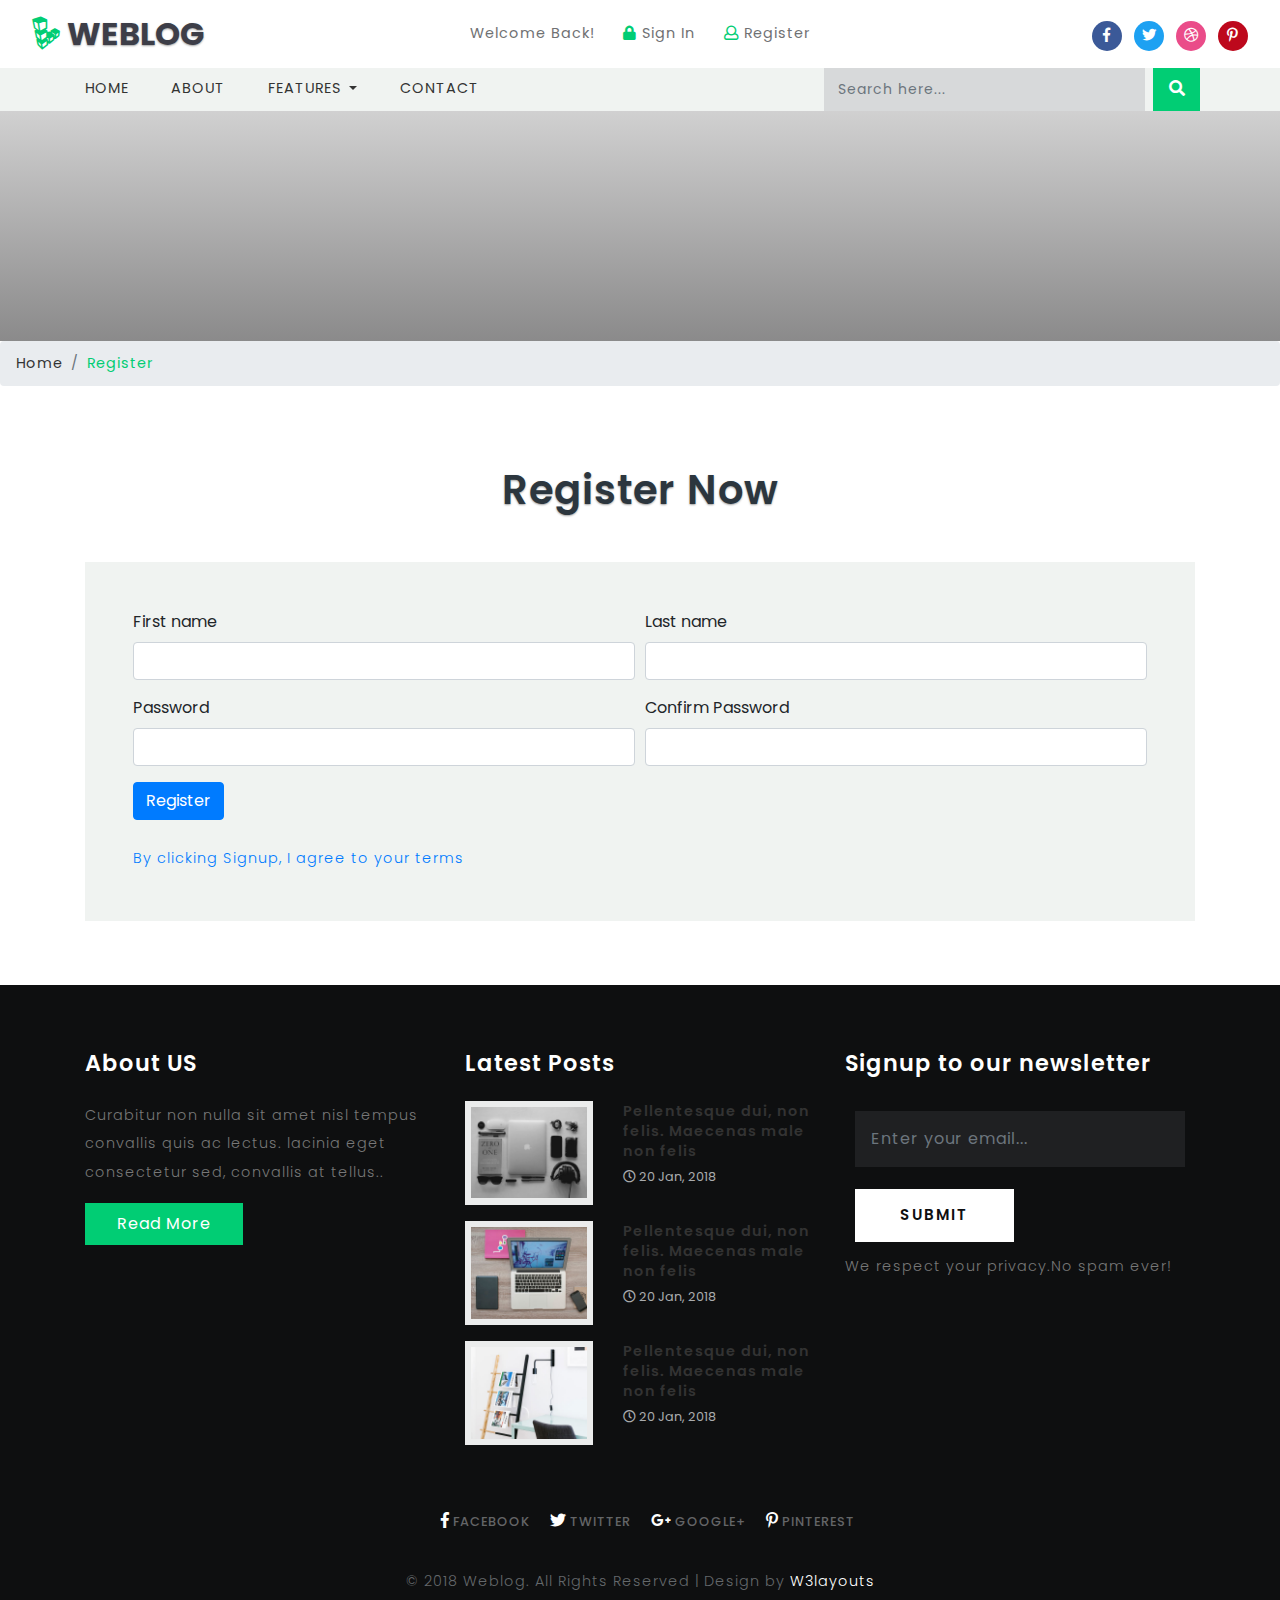
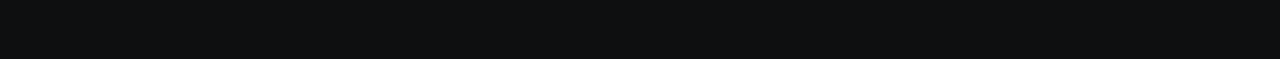
<file: CoreDemoY/wwwroot/web/register.html>
<!--
	Author: W3layouts
	Author URL: http://w3layouts.com
	License: Creative Commons Attribution 3.0 Unported
	License URL: http://creativecommons.org/licenses/by/3.0/
-->

<!DOCTYPE html>
<html lang="zxx">

<head>
	<title>Weblog a Blogging Category Bootstrap responsive WebTemplate | Register :: w3layouts</title>
	<meta name="viewport" content="width=device-width, initial-scale=1">
	<meta charset="utf-8">
	<meta name="keywords" content="Weblog a Responsive web template, Bootstrap Web Templates, Flat Web Templates, Android Compatible web template, 
Smartphone Compatible web template, free webdesigns for Nokia, Samsung, LG, SonyEricsson, Motorola web design" />

	<script>
		addEventListener("load", function () {
			setTimeout(hideURLbar, 0);
		}, false);

		function hideURLbar() {
			window.scrollTo(0, 1);
		}
	</script>
	<link href="css/bootstrap.css" rel='stylesheet' type='text/css' />
	<link href="css/single.css" rel='stylesheet' type='text/css' />
	<link href="css/style.css" rel='stylesheet' type='text/css' />
	<link href="css/fontawesome-all.css" rel="stylesheet">
	<link href="//fonts.googleapis.com/css?family=Poppins:100,100i,200,200i,300,300i,400,400i,500,500i,600,600i,700,700i,800"
	    rel="stylesheet">
</head>

<body>
	<!--Header-->

	<header>
		<div class="top-bar_sub_w3layouts container-fluid">
			<div class="row">
				<div class="col-md-4 logo text-left">
					<a class="navbar-brand" href="index.html">
						<i class="fab fa-linode"></i> Weblog</a>
				</div>
				<div class="col-md-4 top-forms text-center mt-lg-3 mt-md-1 mt-0">
					<span>Welcome Back!</span>
					<span class="mx-lg-4 mx-md-2  mx-1">
						<a href="login.html">
							<i class="fas fa-lock"></i> Sign In</a>
					</span>
					<span>
						<a href="register.html">
							<i class="far fa-user"></i> Register</a>
					</span>
				</div>
				<div class="col-md-4 log-icons text-right">

					<ul class="social_list1 mt-3">

						<li>
							<a href="#" class="facebook1 mx-2">
								<i class="fab fa-facebook-f"></i>

							</a>
						</li>
						<li>
							<a href="#" class="twitter2">
								<i class="fab fa-twitter"></i>

							</a>
						</li>
						<li>
							<a href="#" class="dribble3 mx-2">
								<i class="fab fa-dribbble"></i>
							</a>
						</li>
						<li>
							<a href="#" class="pin">
								<i class="fab fa-pinterest-p"></i>
							</a>
						</li>
					</ul>
				</div>
			</div>
		</div>

		<div class="header_top" id="home">
			<nav class="navbar navbar-expand-lg navbar-light bg-light">
				<button class="navbar-toggler navbar-toggler-right mx-auto" type="button" data-toggle="collapse" data-target="#navbarSupportedContent" aria-controls="navbarSupportedContent"
						aria-expanded="false" aria-label="Toggle navigation">
						<span class="navbar-toggler-icon"></span>
				</button>


				<div class="collapse navbar-collapse" id="navbarSupportedContent">
					<ul class="navbar-nav mr-auto">
						<li class="nav-item">
							<a class="nav-link" href="index.html">Home
								<span class="sr-only">(current)</span>
							</a>
						</li>
						<li class="nav-item">
							<a class="nav-link" href="about.html">About</a>
						</li>
						<li class="nav-item dropdown">
							<a class="nav-link dropdown-toggle" href="#" id="navbarDropdown" role="button" data-toggle="dropdown" aria-haspopup="true"
							    aria-expanded="false">
								Features
							</a>
							<div class="dropdown-menu" aria-labelledby="navbarDropdown">
								<a class="dropdown-item" href="#"></a>
								<a class="dropdown-item" href="blog1.html">Standard Blog</a>
								<div class="dropdown-divider"></div>
								<a class="dropdown-item" href="blog2.html">2 Column Blog</a>
								<div class="dropdown-divider"></div>
								<a class="dropdown-item" href="blog3.html">3 Column Blog</a>

							</div>
						</li>
						<li class="nav-item">
							<a class="nav-link" href="contact.html">Contact</a>
						</li>

					</ul>
					<form action="#" method="post" class="form-inline my-2 my-lg-0 header-search">
						<input class="form-control mr-sm-2" type="search" placeholder="Search here..." name="Search" required="">
						<button class="btn btn1 my-2 my-sm-0" type="submit">
							<i class="fas fa-search"></i>
						</button>
					</form>



				</div>
			</nav>

		</div>
	</header>
	<!--//header-->

	<!--/banner-->
	<div class="banner-inner">
	</div>
	<ol class="breadcrumb">
		<li class="breadcrumb-item">
			<a href="index.html">Home</a>
		</li>
		<li class="breadcrumb-item active">Register</li>
	</ol>
	<!--//banner-->
	<!--/main-->
	<section class="main-content-w3layouts-agileits">
		<div class="container">
			<h3 class="tittle">Register Now</h3>
				<div class="inner-sec">
			<div class="login p-5 bg-light mx-auto mw-100">
				<form action="#" method="post">
						<div class="form-row">
								<div class="col-md-6 mb-3">
										<label for="validationCustom01">First name</label>

									<input type="text" class="form-control" id="validationDefault01" placeholder="" required="">
								</div>
								<div class="col-md-6 mb-3">
										<label for="validationCustom02">Last name</label>
									<input type="text" class="form-control" id="validationDefault02" placeholder="" required="">
								</div>
							</div>
							<div class="form-row">
								<div class="form-group col-md-6">
										<label for="exampleInputPassword1 mb-2">Password</label>
									<input type="password" class="form-control" id="password1" placeholder="" required="">
								</div>
								<div class="form-group col-md-6">
										<label for="exampleInputPassword2 mb-2">Confirm Password</label>
										<input type="password" class="form-control" id="password2" placeholder="" required="">
									</div>
								
							</div>
							<button type="submit" class="btn btn-primary submit mb-4">Register</button>
								<p>
									<a href="#">By clicking Signup, I agree to your terms</a>
								</p>
						</form>
		
					</div>
			</div>
		</div>
	</section>
	<!--//main-->
	<!--footer-->
	<footer>
		<div class="container">
			<div class="row">
				<div class="col-lg-4 footer-grid-agileits-w3ls text-left">
					<h3>About US</h3>
					<p>Curabitur non nulla sit amet nisl tempus convallis quis ac lectus. lacinia eget consectetur sed, convallis at tellus..</p>
					<div class="read">
						<a href="single.html" class="btn btn-primary read-m">Read More</a>
					</div>
				</div>
				<div class="col-lg-4 footer-grid-agileits-w3ls text-left">

					<div class="tech-btm">
						<h3>Latest Posts</h3>
						<div class="blog-grids row mb-3">
							<div class="col-md-5 blog-grid-left">
								<a href="single.html">
									<img src="images/4.jpg" class="img-fluid" alt="">
								</a>
							</div>
							<div class="col-md-7 blog-grid-right">

								<h5>
									<a href="single.html">Pellentesque dui, non felis. Maecenas male non felis </a>
								</h5>
								<div class="sub-meta">
									<span>
										<i class="far fa-clock"></i> 20 Jan, 2018</span>
								</div>
							</div>

						</div>
						<div class="blog-grids row mb-3">
							<div class="col-md-5 blog-grid-left">
								<a href="single.html">
									<img src="images/5.jpg" class="img-fluid" alt="">
								</a>
							</div>
							<div class="col-md-7 blog-grid-right">

								<h5>
									<a href="single.html">Pellentesque dui, non felis. Maecenas male non felis </a>
								</h5>
								<div class="sub-meta">
									<span>
										<i class="far fa-clock"></i> 20 Jan, 2018</span>
								</div>
							</div>

						</div>
						<div class="blog-grids row mb-3">
							<div class="col-md-5 blog-grid-left">
								<a href="single.html">
									<img src="images/6.jpg" class="img-fluid" alt="">
								</a>
							</div>
							<div class="col-md-7 blog-grid-right">

								<h5>
									<a href="single.html">Pellentesque dui, non felis. Maecenas male non felis </a>
								</h5>
								<div class="sub-meta">
									<span>
										<i class="far fa-clock"></i> 20 Jan, 2018</span>
								</div>
							</div>

						</div>
					</div>
				</div>
				<!-- subscribe -->
				<div class="col-lg-4 subscribe-main footer-grid-agileits-w3ls text-left">
					<h2>Signup to our newsletter</h2>
					<div class="subscribe-main text-left">
							<div class="subscribe-form">
									<form action="#" method="post" class="subscribe_form">
										<input class="form-control" type="email" placeholder="Enter your email..." required="">
										<button type="submit" class="btn btn-primary submit">Submit</button>
									</form>
									<div class="clearfix"> </div>
							</div>
						<p>We respect your privacy.No spam ever!</p>
					</div>
					<!-- //subscribe -->
				</div>
			</div>
			<!-- footer -->
			<div class="footer-cpy text-center">
				<div class="footer-social">
					<div class="copyrighttop">
						<ul>
							<li class="mx-3">
								<a class="facebook" href="#">
									<i class="fab fa-facebook-f"></i>
									<span>Facebook</span>
								</a>
							</li>
							<li>
								<a class="facebook" href="#">
									<i class="fab fa-twitter"></i>
									<span>Twitter</span>
								</a>
							</li>
							<li class="mx-3">
								<a class="facebook" href="#">
									<i class="fab fa-google-plus-g"></i>
									<span>Google+</span>
								</a>
							</li>
							<li>
								<a class="facebook" href="#">
									<i class="fab fa-pinterest-p"></i>
									<span>Pinterest</span>
								</a>
							</li>
						</ul>

					</div>
				</div>
				<div class="w3layouts-agile-copyrightbottom">
					<p>© 2018 Weblog. All Rights Reserved | Design by
						<a href="http://w3layouts.com/">W3layouts</a>
					</p>

				</div>
			</div>

			<!-- //footer -->


		</div>
	</footer>
	<!---->	
	<!-- js -->
	<script src="js/jquery-2.2.3.min.js"></script>
	<!-- //js -->
	<!-- password-script -->
	<script>
		window.onload = function () {
			document.getElementById("password1").onchange = validatePassword;
			document.getElementById("password2").onchange = validatePassword;
		}

		function validatePassword() {
			var pass2 = document.getElementById("password2").value;
			var pass1 = document.getElementById("password1").value;
			if (pass1 != pass2)
				document.getElementById("password2").setCustomValidity("Passwords Don't Match");
			else
				document.getElementById("password2").setCustomValidity('');
			//empty string means no validation error
		}
	</script>
	<!-- //password-script -->

	<!--/ start-smoth-scrolling -->
	<script src="js/move-top.js"></script>
	<script src="js/easing.js"></script>
	<script>
		jQuery(document).ready(function ($) {
			$(".scroll").click(function (event) {
				event.preventDefault();
				$('html,body').animate({
					scrollTop: $(this.hash).offset().top
				}, 900);
			});
		});
	</script>
	<!--// end-smoth-scrolling -->

	<script>
		$(document).ready(function () {
			/*
									var defaults = {
							  			containerID: 'toTop', // fading element id
										containerHoverID: 'toTopHover', // fading element hover id
										scrollSpeed: 1200,
										easingType: 'linear' 
							 		};
									*/

			$().UItoTop({
				easingType: 'easeOutQuart'
			});

		});
	</script>
	<a href="#home" class="scroll" id="toTop" style="display: block;">
		<span id="toTopHover" style="opacity: 1;"> </span>
	</a>

	<!-- //Custom-JavaScript-File-Links -->
	<script src="js/bootstrap.js"></script>


</body>

</html>
</file>
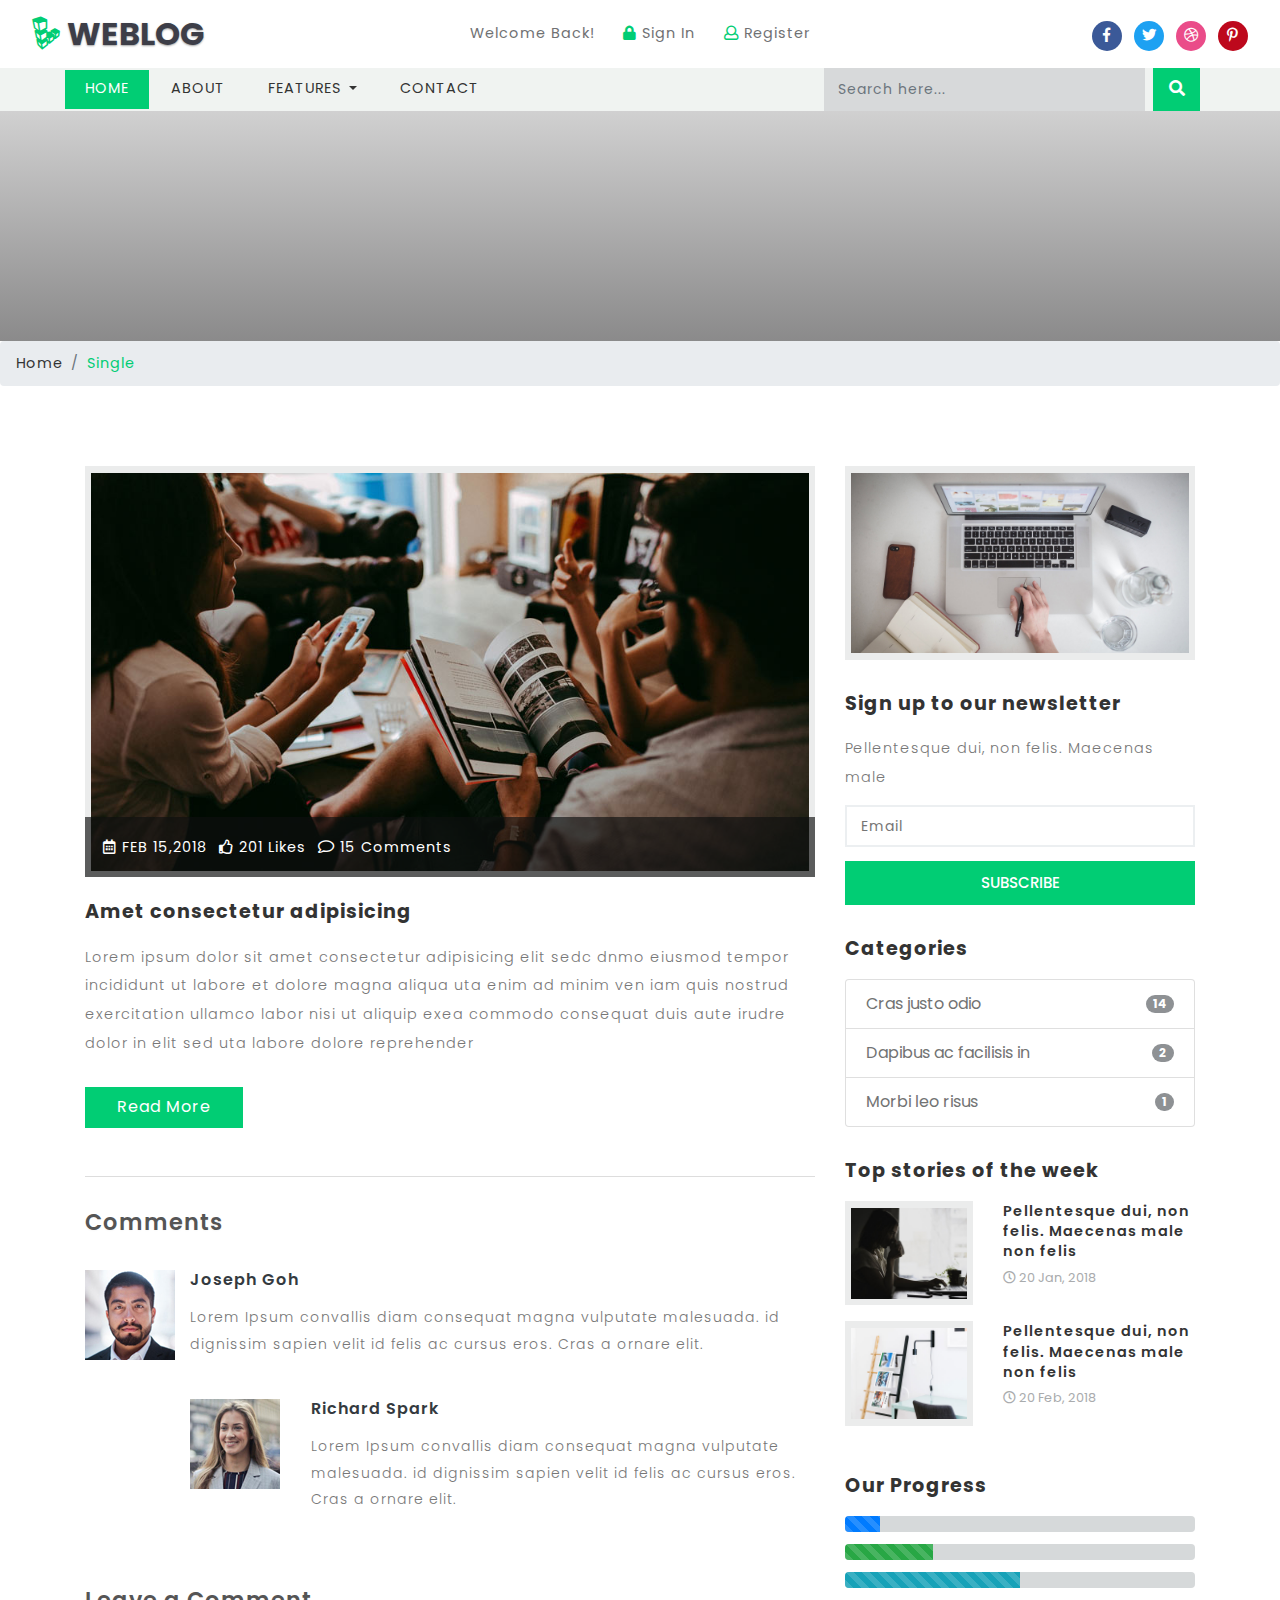
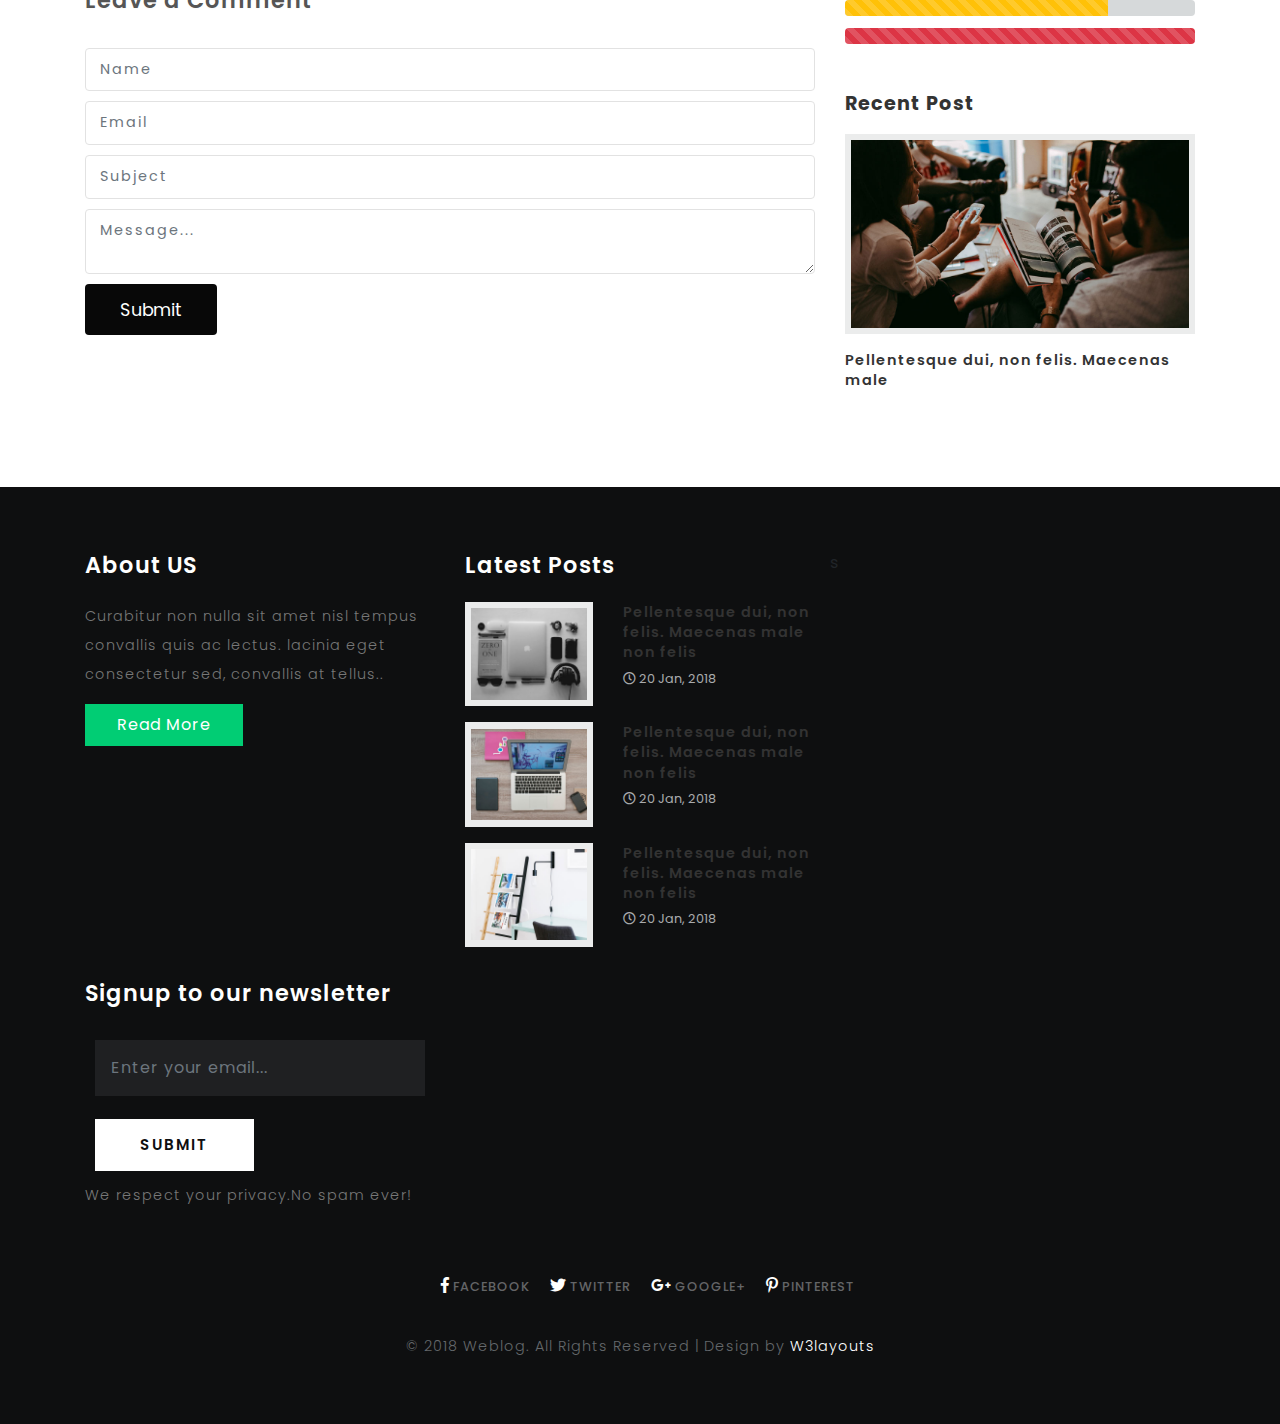
<file: CoreDemoY/wwwroot/web/single.html>
<!--
	Author: W3layouts
	Author URL: http://w3layouts.com
	License: Creative Commons Attribution 3.0 Unported
	License URL: http://creativecommons.org/licenses/by/3.0/
-->

<!DOCTYPE html>
<html lang="zxx">

<head>
	<title>Weblog a Blogging Category Bootstrap responsive WebTemplate | Single :: w3layouts</title>
	<meta name="viewport" content="width=device-width, initial-scale=1">
	<meta charset="utf-8">
	<meta name="keywords" content="Weblog a Responsive web template, Bootstrap Web Templates, Flat Web Templates, Android Compatible web template, 
Smartphone Compatible web template, free webdesigns for Nokia, Samsung, LG, SonyEricsson, Motorola web design" />

	<script>
		addEventListener("load", function () {
			setTimeout(hideURLbar, 0);
		}, false);

		function hideURLbar() {
			window.scrollTo(0, 1);
		}
	</script>
	<link href="css/bootstrap.css" rel='stylesheet' type='text/css' />
	<link rel="stylesheet" href="css/single.css">
	<link href="css/style.css" rel='stylesheet' type='text/css' />
	<link href="css/fontawesome-all.css" rel="stylesheet">
	<link href="//fonts.googleapis.com/css?family=Poppins:100,100i,200,200i,300,300i,400,400i,500,500i,600,600i,700,700i,800"
	    rel="stylesheet">
</head>

<body>
	<!--Header-->

	<header>
		<div class="top-bar_sub_w3layouts container-fluid">
			<div class="row">
				<div class="col-md-4 logo text-left">
					<a class="navbar-brand" href="index.html">
						<i class="fab fa-linode"></i> Weblog</a>
				</div>
				<div class="col-md-4 top-forms text-center mt-lg-3 mt-md-1 mt-0">
					<span>Welcome Back!</span>
					<span class="mx-lg-4 mx-md-2  mx-1">
						<a href="login.html">
							<i class="fas fa-lock"></i> Sign In</a>
					</span>
					<span>
						<a href="register.html">
							<i class="far fa-user"></i> Register</a>
					</span>
				</div>
				<div class="col-md-4 log-icons text-right">

					<ul class="social_list1 mt-3">

						<li>
							<a href="#" class="facebook1 mx-2">
								<i class="fab fa-facebook-f"></i>

							</a>
						</li>
						<li>
							<a href="#" class="twitter2">
								<i class="fab fa-twitter"></i>

							</a>
						</li>
						<li>
							<a href="#" class="dribble3 mx-2">
								<i class="fab fa-dribbble"></i>
							</a>
						</li>
						<li>
							<a href="#" class="pin">
								<i class="fab fa-pinterest-p"></i>
							</a>
						</li>
					</ul>
				</div>
			</div>
		</div>

		<div class="header_top" id="home">
			<nav class="navbar navbar-expand-lg navbar-light bg-light">
				<button class="navbar-toggler navbar-toggler-right mx-auto" type="button" data-toggle="collapse" data-target="#navbarSupportedContent" aria-controls="navbarSupportedContent"
						aria-expanded="false" aria-label="Toggle navigation">
						<span class="navbar-toggler-icon"></span>
				</button>


				<div class="collapse navbar-collapse" id="navbarSupportedContent">
					<ul class="navbar-nav mr-auto">
						<li class="nav-item active">
								<a class="nav-link" href="index.html">Home
								<span class="sr-only">(current)</span>
							</a>
						</li>
						<li class="nav-item">
							<a class="nav-link" href="about.html">About</a>
						</li>
						<li class="nav-item dropdown">
							<a class="nav-link dropdown-toggle" href="#" id="navbarDropdown" role="button" data-toggle="dropdown" aria-haspopup="true"
							    aria-expanded="false">
								Features
							</a>
							<div class="dropdown-menu" aria-labelledby="navbarDropdown">
								<a class="dropdown-item" href="#"></a>
								<a class="dropdown-item" href="blog1.html">Standard Blog</a>
								<div class="dropdown-divider"></div>
								<a class="dropdown-item" href="blog2.html">2 Column Blog</a>
								<div class="dropdown-divider"></div>
								<a class="dropdown-item" href="blog3.html">3 Column Blog</a>

							</div>
						</li>
						<li class="nav-item">
							<a class="nav-link" href="contact.html">Contact</a>
						</li>

					</ul>
					<form action="#" method="post" class="form-inline my-2 my-lg-0 header-search">
						<input class="form-control mr-sm-2" type="search" placeholder="Search here..." name="Search" required="">
						<button class="btn btn1 my-2 my-sm-0" type="submit">
							<i class="fas fa-search"></i>
						</button>
					</form>



				</div>
			</nav>

		</div>
	</header>
	<!--//header-->
	<div class="banner-inner">
	</div>
	<ol class="breadcrumb">
		<li class="breadcrumb-item">
			<a href="index.html">Home</a>
		</li>
		<li class="breadcrumb-item active">Single</li>
	</ol>

	<!--//banner-->
	<section class="banner-bottom">
		<!--/blog-->
		<div class="container">
			<div class="row">
				<!--left-->
				<div class="col-lg-8 left-blog-info-w3layouts-agileits text-left">
					<div class="blog-grid-top">
						<div class="b-grid-top">
							<div class="blog_info_left_grid">
								<a href="single.html">
									<img src="images/b1.jpg" class="img-fluid" alt="">
								</a>
							</div>
							<div class="blog-info-middle">
								<ul>
									<li>
										<a href="#">
											<i class="far fa-calendar-alt"></i> FEB 15,2018</a>
									</li>
									<li class="mx-2">
										<a href="#">
											<i class="far fa-thumbs-up"></i> 201 Likes</a>
									</li>
									<li>
										<a href="#">
											<i class="far fa-comment"></i> 15 Comments</a>
									</li>
									
								</ul>
							</div>
						</div>

						<h3>
							<a href="single.html">Amet consectetur adipisicing </a>
						</h3>
						<p>Lorem ipsum dolor sit amet consectetur adipisicing elit sedc dnmo eiusmod tempor incididunt ut labore et dolore magna
							aliqua uta enim ad minim ven iam quis nostrud exercitation ullamco labor nisi ut aliquip exea commodo consequat duis
							aute irudre dolor in elit sed uta labore dolore reprehender</p>
						<a href="single.html" class="btn btn-primary read-m">Read More</a>
					</div>

					<div class="comment-top">
						<h4>Comments</h4>
						<div class="media">
							<img src="images/t1.jpg" alt="" class="img-fluid" />
							<div class="media-body">
								<h5 class="mt-0">Joseph Goh</h5>
								<p>Lorem Ipsum convallis diam consequat magna vulputate malesuada. id dignissim sapien velit id felis ac cursus eros.
									Cras a ornare elit.</p>

								<div class="media mt-3">
									<a class="d-flex pr-3" href="#">
										<img src="images/t2.jpg" alt="" class="img-fluid" />
									</a>
									<div class="media-body">
										<h5 class="mt-0">Richard Spark</h5>
										<p>Lorem Ipsum convallis diam consequat magna vulputate malesuada. id dignissim sapien velit id felis ac cursus eros.
											Cras a ornare elit.</p>
									</div>
								</div>
							</div>
						</div>
					</div>
					<div class="comment-top">
						<h4>Leave a Comment</h4>
						<div class="comment-bottom">
							<form action="#" method="post">
								<input class="form-control" type="text" name="Name" placeholder="Name" required="">
								<input class="form-control" type="email" name="Email" placeholder="Email" required="">

								<input class="form-control" type="text" name="Subject" placeholder="Subject" required="">

								<textarea class="form-control" name="Message" placeholder="Message..." required=""></textarea>
								<button type="submit" class="btn btn-primary submit">Submit</button>
							</form>
						</div>
					</div>
				</div>

				<!--//left-->
				<!--right-->
				<aside class="col-lg-4 agileits-w3ls-right-blog-con text-right">
					<div class="right-blog-info text-left">
						<div class="tech-btm">
							<img src="images/banner1.jpg" class="img-fluid" alt="">
						</div>
						<div class="tech-btm">
							<h4>Sign up to our newsletter</h4>
							<p>Pellentesque dui, non felis. Maecenas male </p>
							<form action="#" method="post">
								<input type="email" placeholder="Email" required="">
								<input type="submit" value="Subscribe">
							</form>

						</div>
						<div class="tech-btm">
							<h4>Categories</h4>
							<ul class="list-group single">
									<li class="list-group-item d-flex justify-content-between align-items-center">
									  Cras justo odio
									  <span class="badge badge-primary badge-pill">14</span>
									</li>
									<li class="list-group-item d-flex justify-content-between align-items-center">
									  Dapibus ac facilisis in
									  <span class="badge badge-primary badge-pill">2</span>
									</li>
									<li class="list-group-item d-flex justify-content-between align-items-center">
									  Morbi leo risus
									  <span class="badge badge-primary badge-pill">1</span>
									</li>
								  </ul>
						</div>
						<div class="tech-btm">
							<h4>Top stories of the week</h4>

							<div class="blog-grids row mb-3">
								<div class="col-md-5 blog-grid-left">
									<a href="single.html">
										<img src="images/1.jpg" class="img-fluid" alt="">
									</a>
								</div>
								<div class="col-md-7 blog-grid-right">

									<h5>
										<a href="single.html">Pellentesque dui, non felis. Maecenas male non felis </a>
									</h5>
									<div class="sub-meta">
										<span>
											<i class="far fa-clock"></i> 20 Jan, 2018</span>
									</div>
								</div>

							</div>
							<div class="blog-grids row mb-3">
								<div class="col-md-5 blog-grid-left">
									<a href="single.html">
										<img src="images/6.jpg" class="img-fluid" alt="">
									</a>
								</div>
								<div class="col-md-7 blog-grid-right">
									<h5>
										<a href="single.html">Pellentesque dui, non felis. Maecenas male non felis </a>
									</h5>
									<div class="sub-meta">
										<span>
											<i class="far fa-clock"></i> 20 Feb, 2018</span>
									</div>
								</div>

							</div>
						</div>
						<div class="single-gd my-5 tech-btm">
							<h4>Our Progress</h4>
							<div class="progress">
								<div class="progress-bar progress-bar-striped" role="progressbar" style="width: 10%" aria-valuenow="10" aria-valuemin="0"
								    aria-valuemax="100"></div>
							</div>
							<div class="progress">
								<div class="progress-bar progress-bar-striped bg-success" role="progressbar" style="width: 25%" aria-valuenow="25" aria-valuemin="0"
								    aria-valuemax="100"></div>
							</div>
							<div class="progress">
								<div class="progress-bar progress-bar-striped bg-info" role="progressbar" style="width: 50%" aria-valuenow="50" aria-valuemin="0"
								    aria-valuemax="100"></div>
							</div>
							<div class="progress">
								<div class="progress-bar progress-bar-striped bg-warning" role="progressbar" style="width: 75%" aria-valuenow="75" aria-valuemin="0"
								    aria-valuemax="100"></div>
							</div>
							<div class="progress">
								<div class="progress-bar progress-bar-striped bg-danger" role="progressbar" style="width: 100%" aria-valuenow="100" aria-valuemin="0"
								    aria-valuemax="100"></div>
							</div>
						</div>
						<div class="single-gd tech-btm">
							<h4>Recent Post</h4>
							<div class="blog-grids">
								<div class="blog-grid-left">
									<a href="single.html">
										<img src="images/b1.jpg" class="img-fluid" alt="">
									</a>
								</div>
								<div class="blog-grid-right">

									<h5>
										<a href="single.html">Pellentesque dui, non felis. Maecenas male</a>
									</h5>
								</div>
								<div class="clearfix"> </div>
							</div>
						</div>
					</div>

				</aside>
				<!--//right-->
			</div>
		</div>
	</section>
	<!--//main-->

	<!--footer-->
	<footer>
		<div class="container">
			<div class="row">
				<div class="col-lg-4 footer-grid-agileits-w3ls text-left">
					<h3>About US</h3>
					<p>Curabitur non nulla sit amet nisl tempus convallis quis ac lectus. lacinia eget consectetur sed, convallis at tellus..</p>
					<div class="read">
						<a href="single.html" class="btn btn-primary read-m">Read More</a>
					</div>
				</div>
				<div class="col-lg-4 footer-grid-agileits-w3ls text-left">

					<div class="tech-btm">
						<h3>Latest Posts</h3>
						<div class="blog-grids row mb-3">
							<div class="col-md-5 blog-grid-left">
								<a href="single.html">
									<img src="images/4.jpg" class="img-fluid" alt="">
								</a>
							</div>
							<div class="col-md-7 blog-grid-right">

								<h5>
									<a href="single.html">Pellentesque dui, non felis. Maecenas male non felis </a>
								</h5>
								<div class="sub-meta">
									<span>
										<i class="far fa-clock"></i> 20 Jan, 2018</span>
								</div>
							</div>

						</div>
						<div class="blog-grids row mb-3">
							<div class="col-md-5 blog-grid-left">
								<a href="single.html">
									<img src="images/5.jpg" class="img-fluid" alt="">
								</a>
							</div>
							<div class="col-md-7 blog-grid-right">

								<h5>
									<a href="single.html">Pellentesque dui, non felis. Maecenas male non felis </a>
								</h5>
								<div class="sub-meta">
									<span>
										<i class="far fa-clock"></i> 20 Jan, 2018</span>
								</div>
							</div>

						</div>
						<div class="blog-grids row mb-3">
							<div class="col-md-5 blog-grid-left">
								<a href="single.html">
									<img src="images/6.jpg" class="img-fluid" alt="">
								</a>
							</div>
							<div class="col-md-7 blog-grid-right">

								<h5>
									<a href="single.html">Pellentesque dui, non felis. Maecenas male non felis </a>
								</h5>
								<div class="sub-meta">
									<span>
										<i class="far fa-clock"></i> 20 Jan, 2018</span>
								</div>
							</div>

						</div>
					</div>
				</div>
				<!-- subscribe -->s
				<div class="col-lg-4 subscribe-main footer-grid-agileits-w3ls text-left">
					<h2>Signup to our newsletter</h2>
					<div class="subscribe-main text-left">
						<div class="subscribe-form">
							<form action="#" method="post" class="subscribe_form">
								<input class="form-control" type="email" placeholder="Enter your email..." required="">
								<button type="submit" class="btn btn-primary submit">Submit</button>
							</form>
						</div>
						<p>We respect your privacy.No spam ever!</p>
					</div>
					<!-- //subscribe -->
				</div>
			</div>
			<!-- footer -->
			<div class="footer-cpy text-center">
				<div class="footer-social">
					<div class="copyrighttop">
						<ul>
							<li class="mx-3">
								<a class="facebook" href="#">
									<i class="fab fa-facebook-f"></i>
									<span>Facebook</span>
								</a>
							</li>
							<li>
								<a class="facebook" href="#">
									<i class="fab fa-twitter"></i>
									<span>Twitter</span>
								</a>
							</li>
							<li class="mx-3">
								<a class="facebook" href="#">
									<i class="fab fa-google-plus-g"></i>
									<span>Google+</span>
								</a>
							</li>
							<li>
								<a class="facebook" href="#">
									<i class="fab fa-pinterest-p"></i>
									<span>Pinterest</span>
								</a>
							</li>
						</ul>

					</div>
				</div>
				<div class="w3layouts-agile-copyrightbottom">
					<p>© 2018 Weblog. All Rights Reserved | Design by
						<a href="http://w3layouts.com/">W3layouts</a>
					</p>

				</div>
			</div>

			<!-- //footer -->


		</div>
	</footer>
	<!---->
	<!-- js -->
	<script src="js/jquery-2.2.3.min.js"></script>
	<!-- //js -->
	<!--/ start-smoth-scrolling -->
	<script src="js/move-top.js"></script>
	<script src="js/easing.js"></script>
	<script>
		jQuery(document).ready(function ($) {
			$(".scroll").click(function (event) {
				event.preventDefault();
				$('html,body').animate({
					scrollTop: $(this.hash).offset().top
				}, 900);
			});
		});
	</script>
	<!--// end-smoth-scrolling -->

	<script>
		$(document).ready(function () {
			/*
									var defaults = {
							  			containerID: 'toTop', // fading element id
										containerHoverID: 'toTopHover', // fading element hover id
										scrollSpeed: 1200,
										easingType: 'linear' 
							 		};
									*/

			$().UItoTop({
				easingType: 'easeOutQuart'
			});

		});
	</script>
	<a href="#home" class="scroll" id="toTop" style="display: block;">
		<span id="toTopHover" style="opacity: 1;"> </span>
	</a>

	<!-- //Custom-JavaScript-File-Links -->
	<script src="js/bootstrap.js"></script>


</body>

</html>
</file>
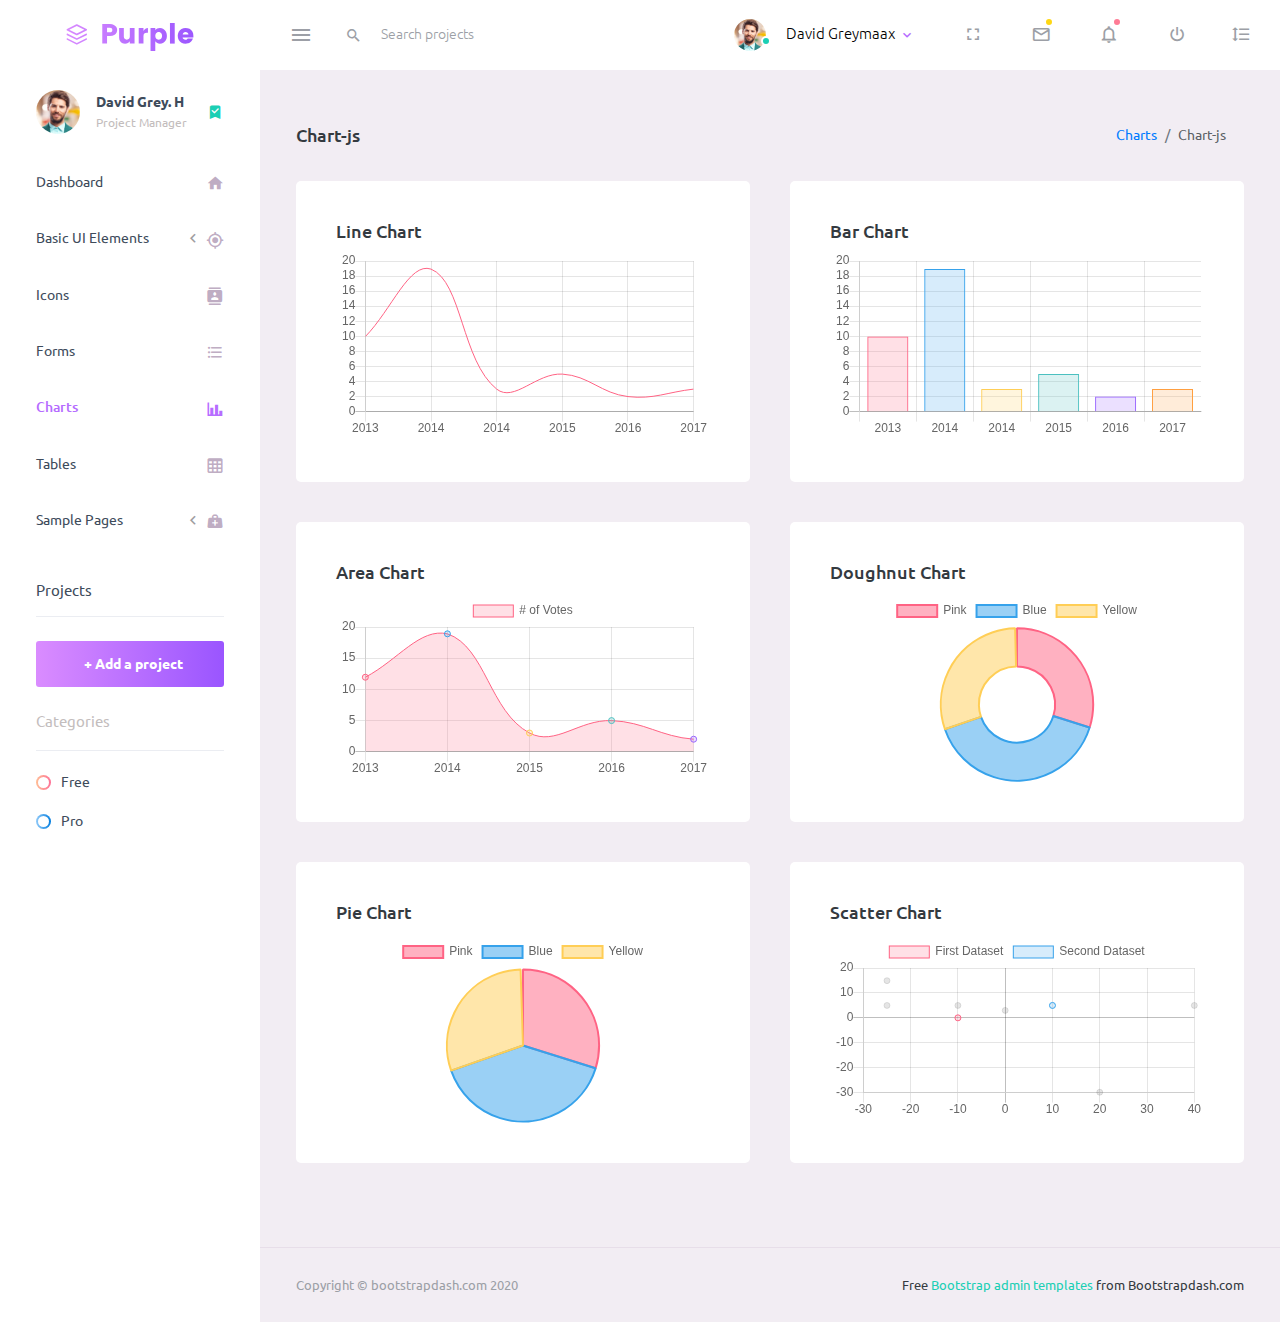
<file: CoreDemoY/wwwroot/writer/pages/charts/chartjs.html>
<!DOCTYPE html>
<html lang="en">
  <head>
    <!-- Required meta tags -->
    <meta charset="utf-8">
    <meta name="viewport" content="width=device-width, initial-scale=1, shrink-to-fit=no">
    <title>Purple Admin</title>
    <!-- plugins:css -->
    <link rel="stylesheet" href="../../assets/vendors/mdi/css/materialdesignicons.min.css">
    <link rel="stylesheet" href="../../assets/vendors/css/vendor.bundle.base.css">
    <!-- endinject -->
    <!-- Plugin css for this page -->
    <!-- End Plugin css for this page -->
    <!-- inject:css -->
    <!-- endinject -->
    <!-- Layout styles -->
    <link rel="stylesheet" href="../../assets/css/style.css">
    <!-- End layout styles -->
    <link rel="shortcut icon" href="../../assets/images/favicon.ico" />
  </head>
  <body>
    <div class="container-scroller">
      <!-- partial:../../partials/_navbar.html -->
      <nav class="navbar default-layout-navbar col-lg-12 col-12 p-0 fixed-top d-flex flex-row">
        <div class="text-center navbar-brand-wrapper d-flex align-items-center justify-content-center">
          <a class="navbar-brand brand-logo" href="../../index.html"><img src="../../assets/images/logo.svg" alt="logo" /></a>
          <a class="navbar-brand brand-logo-mini" href="../../index.html"><img src="../../assets/images/logo-mini.svg" alt="logo" /></a>
        </div>
        <div class="navbar-menu-wrapper d-flex align-items-stretch">
          <button class="navbar-toggler navbar-toggler align-self-center" type="button" data-toggle="minimize">
            <span class="mdi mdi-menu"></span>
          </button>
          <div class="search-field d-none d-md-block">
            <form class="d-flex align-items-center h-100" action="#">
              <div class="input-group">
                <div class="input-group-prepend bg-transparent">
                  <i class="input-group-text border-0 mdi mdi-magnify"></i>
                </div>
                <input type="text" class="form-control bg-transparent border-0" placeholder="Search projects">
              </div>
            </form>
          </div>
          <ul class="navbar-nav navbar-nav-right">
            <li class="nav-item nav-profile dropdown">
              <a class="nav-link dropdown-toggle" id="profileDropdown" href="#" data-toggle="dropdown" aria-expanded="false">
                <div class="nav-profile-img">
                  <img src="../../assets/images/faces/face1.jpg" alt="image">
                  <span class="availability-status online"></span>
                </div>
                <div class="nav-profile-text">
                  <p class="mb-1 text-black">David Greymaax</p>
                </div>
              </a>
              <div class="dropdown-menu navbar-dropdown" aria-labelledby="profileDropdown">
                <a class="dropdown-item" href="#">
                  <i class="mdi mdi-cached mr-2 text-success"></i> Activity Log </a>
                <div class="dropdown-divider"></div>
                <a class="dropdown-item" href="#">
                  <i class="mdi mdi-logout mr-2 text-primary"></i> Signout </a>
              </div>
            </li>
            <li class="nav-item d-none d-lg-block full-screen-link">
              <a class="nav-link">
                <i class="mdi mdi-fullscreen" id="fullscreen-button"></i>
              </a>
            </li>
            <li class="nav-item dropdown">
              <a class="nav-link count-indicator dropdown-toggle" id="messageDropdown" href="#" data-toggle="dropdown" aria-expanded="false">
                <i class="mdi mdi-email-outline"></i>
                <span class="count-symbol bg-warning"></span>
              </a>
              <div class="dropdown-menu dropdown-menu-right navbar-dropdown preview-list" aria-labelledby="messageDropdown">
                <h6 class="p-3 mb-0">Messages</h6>
                <div class="dropdown-divider"></div>
                <a class="dropdown-item preview-item">
                  <div class="preview-thumbnail">
                    <img src="../../assets/images/faces/face4.jpg" alt="image" class="profile-pic">
                  </div>
                  <div class="preview-item-content d-flex align-items-start flex-column justify-content-center">
                    <h6 class="preview-subject ellipsis mb-1 font-weight-normal">Mark send you a message</h6>
                    <p class="text-gray mb-0"> 1 Minutes ago </p>
                  </div>
                </a>
                <div class="dropdown-divider"></div>
                <a class="dropdown-item preview-item">
                  <div class="preview-thumbnail">
                    <img src="../../assets/images/faces/face2.jpg" alt="image" class="profile-pic">
                  </div>
                  <div class="preview-item-content d-flex align-items-start flex-column justify-content-center">
                    <h6 class="preview-subject ellipsis mb-1 font-weight-normal">Cregh send you a message</h6>
                    <p class="text-gray mb-0"> 15 Minutes ago </p>
                  </div>
                </a>
                <div class="dropdown-divider"></div>
                <a class="dropdown-item preview-item">
                  <div class="preview-thumbnail">
                    <img src="../../assets/images/faces/face3.jpg" alt="image" class="profile-pic">
                  </div>
                  <div class="preview-item-content d-flex align-items-start flex-column justify-content-center">
                    <h6 class="preview-subject ellipsis mb-1 font-weight-normal">Profile picture updated</h6>
                    <p class="text-gray mb-0"> 18 Minutes ago </p>
                  </div>
                </a>
                <div class="dropdown-divider"></div>
                <h6 class="p-3 mb-0 text-center">4 new messages</h6>
              </div>
            </li>
            <li class="nav-item dropdown">
              <a class="nav-link count-indicator dropdown-toggle" id="notificationDropdown" href="#" data-toggle="dropdown">
                <i class="mdi mdi-bell-outline"></i>
                <span class="count-symbol bg-danger"></span>
              </a>
              <div class="dropdown-menu dropdown-menu-right navbar-dropdown preview-list" aria-labelledby="notificationDropdown">
                <h6 class="p-3 mb-0">Notifications</h6>
                <div class="dropdown-divider"></div>
                <a class="dropdown-item preview-item">
                  <div class="preview-thumbnail">
                    <div class="preview-icon bg-success">
                      <i class="mdi mdi-calendar"></i>
                    </div>
                  </div>
                  <div class="preview-item-content d-flex align-items-start flex-column justify-content-center">
                    <h6 class="preview-subject font-weight-normal mb-1">Event today</h6>
                    <p class="text-gray ellipsis mb-0"> Just a reminder that you have an event today </p>
                  </div>
                </a>
                <div class="dropdown-divider"></div>
                <a class="dropdown-item preview-item">
                  <div class="preview-thumbnail">
                    <div class="preview-icon bg-warning">
                      <i class="mdi mdi-settings"></i>
                    </div>
                  </div>
                  <div class="preview-item-content d-flex align-items-start flex-column justify-content-center">
                    <h6 class="preview-subject font-weight-normal mb-1">Settings</h6>
                    <p class="text-gray ellipsis mb-0"> Update dashboard </p>
                  </div>
                </a>
                <div class="dropdown-divider"></div>
                <a class="dropdown-item preview-item">
                  <div class="preview-thumbnail">
                    <div class="preview-icon bg-info">
                      <i class="mdi mdi-link-variant"></i>
                    </div>
                  </div>
                  <div class="preview-item-content d-flex align-items-start flex-column justify-content-center">
                    <h6 class="preview-subject font-weight-normal mb-1">Launch Admin</h6>
                    <p class="text-gray ellipsis mb-0"> New admin wow! </p>
                  </div>
                </a>
                <div class="dropdown-divider"></div>
                <h6 class="p-3 mb-0 text-center">See all notifications</h6>
              </div>
            </li>
            <li class="nav-item nav-logout d-none d-lg-block">
              <a class="nav-link" href="#">
                <i class="mdi mdi-power"></i>
              </a>
            </li>
            <li class="nav-item nav-settings d-none d-lg-block">
              <a class="nav-link" href="#">
                <i class="mdi mdi-format-line-spacing"></i>
              </a>
            </li>
          </ul>
          <button class="navbar-toggler navbar-toggler-right d-lg-none align-self-center" type="button" data-toggle="offcanvas">
            <span class="mdi mdi-menu"></span>
          </button>
        </div>
      </nav>
      <!-- partial -->
      <div class="container-fluid page-body-wrapper">
        <!-- partial:../../partials/_sidebar.html -->
        <nav class="sidebar sidebar-offcanvas" id="sidebar">
          <ul class="nav">
            <li class="nav-item nav-profile">
              <a href="#" class="nav-link">
                <div class="nav-profile-image">
                  <img src="../../assets/images/faces/face1.jpg" alt="profile">
                  <span class="login-status online"></span>
                  <!--change to offline or busy as needed-->
                </div>
                <div class="nav-profile-text d-flex flex-column">
                  <span class="font-weight-bold mb-2">David Grey. H</span>
                  <span class="text-secondary text-small">Project Manager</span>
                </div>
                <i class="mdi mdi-bookmark-check text-success nav-profile-badge"></i>
              </a>
            </li>
            <li class="nav-item">
              <a class="nav-link" href="../../index.html">
                <span class="menu-title">Dashboard</span>
                <i class="mdi mdi-home menu-icon"></i>
              </a>
            </li>
            <li class="nav-item">
              <a class="nav-link" data-toggle="collapse" href="#ui-basic" aria-expanded="false" aria-controls="ui-basic">
                <span class="menu-title">Basic UI Elements</span>
                <i class="menu-arrow"></i>
                <i class="mdi mdi-crosshairs-gps menu-icon"></i>
              </a>
              <div class="collapse" id="ui-basic">
                <ul class="nav flex-column sub-menu">
                  <li class="nav-item"> <a class="nav-link" href="../../pages/ui-features/buttons.html">Buttons</a></li>
                  <li class="nav-item"> <a class="nav-link" href="../../pages/ui-features/typography.html">Typography</a></li>
                </ul>
              </div>
            </li>
            <li class="nav-item">
              <a class="nav-link" href="../../pages/icons/mdi.html">
                <span class="menu-title">Icons</span>
                <i class="mdi mdi-contacts menu-icon"></i>
              </a>
            </li>
            <li class="nav-item">
              <a class="nav-link" href="../../pages/forms/basic_elements.html">
                <span class="menu-title">Forms</span>
                <i class="mdi mdi-format-list-bulleted menu-icon"></i>
              </a>
            </li>
            <li class="nav-item">
              <a class="nav-link" href="../../pages/charts/chartjs.html">
                <span class="menu-title">Charts</span>
                <i class="mdi mdi-chart-bar menu-icon"></i>
              </a>
            </li>
            <li class="nav-item">
              <a class="nav-link" href="../../pages/tables/basic-table.html">
                <span class="menu-title">Tables</span>
                <i class="mdi mdi-table-large menu-icon"></i>
              </a>
            </li>
            <li class="nav-item">
              <a class="nav-link" data-toggle="collapse" href="#general-pages" aria-expanded="false" aria-controls="general-pages">
                <span class="menu-title">Sample Pages</span>
                <i class="menu-arrow"></i>
                <i class="mdi mdi-medical-bag menu-icon"></i>
              </a>
              <div class="collapse" id="general-pages">
                <ul class="nav flex-column sub-menu">
                  <li class="nav-item"> <a class="nav-link" href="../../pages/samples/blank-page.html"> Blank Page </a></li>
                  <li class="nav-item"> <a class="nav-link" href="../../pages/samples/login.html"> Login </a></li>
                  <li class="nav-item"> <a class="nav-link" href="../../pages/samples/register.html"> Register </a></li>
                  <li class="nav-item"> <a class="nav-link" href="../../pages/samples/error-404.html"> 404 </a></li>
                  <li class="nav-item"> <a class="nav-link" href="../../pages/samples/error-500.html"> 500 </a></li>
                </ul>
              </div>
            </li>
            <li class="nav-item sidebar-actions">
              <span class="nav-link">
                <div class="border-bottom">
                  <h6 class="font-weight-normal mb-3">Projects</h6>
                </div>
                <button class="btn btn-block btn-lg btn-gradient-primary mt-4">+ Add a project</button>
                <div class="mt-4">
                  <div class="border-bottom">
                    <p class="text-secondary">Categories</p>
                  </div>
                  <ul class="gradient-bullet-list mt-4">
                    <li>Free</li>
                    <li>Pro</li>
                  </ul>
                </div>
              </span>
            </li>
          </ul>
        </nav>
        <!-- partial -->
        <div class="main-panel">
          <div class="content-wrapper">
            <div class="page-header">
              <h3 class="page-title"> Chart-js </h3>
              <nav aria-label="breadcrumb">
                <ol class="breadcrumb">
                  <li class="breadcrumb-item"><a href="#">Charts</a></li>
                  <li class="breadcrumb-item active" aria-current="page">Chart-js</li>
                </ol>
              </nav>
            </div>
            <div class="row">
              <div class="col-lg-6 grid-margin stretch-card">
                <div class="card">
                  <div class="card-body">
                    <h4 class="card-title">Line chart</h4>
                    <canvas id="lineChart" style="height:250px"></canvas>
                  </div>
                </div>
              </div>
              <div class="col-lg-6 grid-margin stretch-card">
                <div class="card">
                  <div class="card-body">
                    <h4 class="card-title">Bar chart</h4>
                    <canvas id="barChart" style="height:230px"></canvas>
                  </div>
                </div>
              </div>
            </div>
            <div class="row">
              <div class="col-lg-6 grid-margin stretch-card">
                <div class="card">
                  <div class="card-body">
                    <h4 class="card-title">Area chart</h4>
                    <canvas id="areaChart" style="height:250px"></canvas>
                  </div>
                </div>
              </div>
              <div class="col-lg-6 grid-margin stretch-card">
                <div class="card">
                  <div class="card-body">
                    <h4 class="card-title">Doughnut chart</h4>
                    <canvas id="doughnutChart" style="height:250px"></canvas>
                  </div>
                </div>
              </div>
            </div>
            <div class="row">
              <div class="col-lg-6 grid-margin stretch-card">
                <div class="card">
                  <div class="card-body">
                    <h4 class="card-title">Pie chart</h4>
                    <canvas id="pieChart" style="height:250px"></canvas>
                  </div>
                </div>
              </div>
              <div class="col-lg-6 grid-margin stretch-card">
                <div class="card">
                  <div class="card-body">
                    <h4 class="card-title">Scatter chart</h4>
                    <canvas id="scatterChart" style="height:250px"></canvas>
                  </div>
                </div>
              </div>
            </div>
          </div>
          <!-- content-wrapper ends -->
          <!-- partial:../../partials/_footer.html -->
          <footer class="footer">
            <div class="container-fluid clearfix">
              <span class="text-muted d-block text-center text-sm-left d-sm-inline-block">Copyright © bootstrapdash.com 2020</span>
              <span class="float-none float-sm-right d-block mt-1 mt-sm-0 text-center"> Free <a href="https://www.bootstrapdash.com/bootstrap-admin-template/" target="_blank">Bootstrap admin templates </a> from Bootstrapdash.com</span>
            </div>
          </footer>
          <!-- partial -->
        </div>
        <!-- main-panel ends -->
      </div>
      <!-- page-body-wrapper ends -->
    </div>
    <!-- container-scroller -->
    <!-- plugins:js -->
    <script src="../../assets/vendors/js/vendor.bundle.base.js"></script>
    <!-- endinject -->
    <!-- Plugin js for this page -->
    <script src="../../assets/vendors/chart.js/Chart.min.js"></script>
    <!-- End plugin js for this page -->
    <!-- inject:js -->
    <script src="../../assets/js/off-canvas.js"></script>
    <script src="../../assets/js/hoverable-collapse.js"></script>
    <script src="../../assets/js/misc.js"></script>
    <!-- endinject -->
    <!-- Custom js for this page -->
    <script src="../../assets/js/chart.js"></script>
    <!-- End custom js for this page -->
  </body>
</html>
</file>
<file: CoreDemoY/wwwroot/web/css/style.css>
/*--
	Author: proj
	Author URL: http://proj.com
	License: Creative Commons Attribution 3.0 Unported
	License URL: http://creativecommons.org/licenses/by/3.0/
--*/

html,
body {
	margin: 0;
	font-size: 100%;
	font-family: 'Poppins', sans-serif;
	background: #fff;
}

body a {
	text-decoration: none;
	transition: 0.5s all;
	-webkit-transition: 0.5s all;
	-moz-transition: 0.5s all;
	-o-transition: 0.5s all;
	-ms-transition: 0.5s all;
}

a:hover {
	text-decoration: none;
}

input[type="button"],
input[type="submit"],
input[type="text"],
input[type="email"],
input[type="search"] {
	transition: 0.5s all;
	-webkit-transition: 0.5s all;
	-moz-transition: 0.5s all;
	-o-transition: 0.5s all;
	-ms-transition: 0.5s all;
	font-family: 'Poppins', sans-serif;
}

h1,
h2,
h3,
h4,
h5,
h6 {
	margin: 0;
	font-family: 'Poppins', sans-serif;
	letter-spacing:1px;
}

p {
	margin: 0;
	font-size: 0.9em;
	color: #777777;
	line-height: 2em;
	letter-spacing: 1px;
	font-weight: 300;
}

ul {
	margin: 0;
	padding: 0;
}

/*--/header --*/

/*-- top-bar-w3-agile --*/

.header {
	position: relative;
}

.header-nav {
	position: relative;
}

.top-bar {
	position: absolute;
	z-index: 999;
	width: 95%;
	top: 4%;
	left: 3%;
}

/*--top-bar_sub_w3layouts --*/

.top-bar_sub_w3layouts {
	background: #fff;
    padding: 0.3em 2em;
	position: relative;
}

.top-bar_sub_w3layouts h6 {
	text-align: center;
	color: #fff;
	font-size: 0.8em;
	font-weight: 600;
	letter-spacing: 2px;
	float: left;
}

.log {
	float: right;
	margin-top: 5px;
}

.top-bar_sub_w3layouts h6 a {
	color: #fff;
	text-decoration: none;
	padding: 8px 16px;
	letter-spacing: 1px;
	font-size: 13px;
	background: #01cd74;
	display: inline-block;
	border: 2px solid transparent;
	font-weight: bold;
}

.log h5 {
	display: inline-block;
	color: #a0a1a5;
	font-size: 0.9em;
	font-weight: 500;
	letter-spacing: 1px;
}

.log .fa-user.fa-w-16 {
	color: #fff;
	margin: 0 4px;
}

a.sign {
	color: #a0a1a5;
	font-size: 1em;
	letter-spacing: 1px;
}
.top-forms span{
    font-size: 0.9em;
    color: #707173;
	letter-spacing: 1px;
}
.top-forms span a {
    color: #707173;
}
.top-forms a i{
	color:#01cd74;
}
.social_list1 li {
	display: inline-block;
}

ul.social_list1 li a {
    color: #fff;
    font-size: 0.9em;
    width: 30px;
    height: 30px;
    border-radius: 50%;
    display: block;
    line-height: 29px;
	text-align: center;
	transition: 0.5s all;
	-webkit-transition: 0.5s all;
	-moz-transition: 0.5s all;
	-o-transition: 0.5s all;
	-ms-transition: 0.5s all;
}
ul.social_list1 li a:hover{
	opacity: 0.8;
	transform: rotateX(360deg);
    -webkit-transform: rotateX(360deg);
    -moz-transform: rotateX(360deg);
    -o-transform: rotateX(360deg);
    -ms-transform: rotateX(360deg);
    transition: transform 2s;
}
.facebook1 {
	background: #3b5998;
}

.twitter2 {
	background: #1da1f2;
}

.dribble3 {
	background: #ea4c89;
}
.pin {
	background: #BD081C;
}
/*-- top-bar_sub_w3layouts --*/

/*--/navbar--*/

.navbar {
	padding: 0em 4em;
}

.bg-light {
    background-color: #f0f3f1 !important;
}

a.navbar-brand {
	font-size: 2em;
	font-weight: 700;
	text-shadow: 0 1px 2px rgba(0, 0, 0, 0.37);
	color: #3d3e48;
	text-transform: uppercase;
}
.logo i {
    color: #01cd74;
    text-shadow: none;
}
li.nav-item {
	margin: 0 1px;
}

.navbar-light .navbar-nav .nav-link {
	padding: 0.6em 1.4em;
	color: #333;
	background: transparent;
	text-transform: uppercase;
	font-size: 0.9em;
	letter-spacing: 1px;
}

.navbar-light .navbar-nav .show>.nav-link,
.navbar-light .navbar-nav .active>.nav-link,
.navbar-light .navbar-nav .nav-link.show,
.navbar-light .navbar-nav .nav-link.active,
.navbar-light .navbar-nav .nav-link:hover,
.navbar-light .navbar-nav .nav-link:focus {
	background: #01cd74;
	color: #fff;
}
.dropdown-item {
    padding: 0.2em 1.5rem;
    font-size: 0.9em;
}
/*--/search--*/
form.header-search {
    width: 25%;
}
.header-search form {
	background: #e7e9ea;
	padding: 0.3em;
	border-radius: 50px;
}

.header-search input[type="search"] {
    outline: none;
    border: none;
	padding: 11px 14px;
    color: #fff;
    font-size: 14px;
    background: rgba(113, 114, 130, 0.2);
    float: left;
    letter-spacing: 1px;
	width: 82%;
	border-radius: 0;
}

.header-search button.btn1 {
	color: #fff;
	border: none;
	padding: 9px 9px 10px 9px;
	text-align: center;
	text-decoration: none;
	background: #01cd74;
	-webkit-transition: 0.5s all;
	-moz-transition: 0.5s all;
	-o-transition: 0.5s all;
	-ms-transition: 0.5s all;
	transition: 0.5s all;
	float: right;
	cursor: pointer;
	width: 12%;
	border-radius: 0;
}

/*--//search--*/

/*--//navbar--*/

/*--//header --*/

/*--/banner --*/

/* CUSTOMIZE THE CAROUSEL
-------------------------------------------------- */

/* Carousel base class */

/* Since positioning the image, we need to help out the caption */

.carousel-caption {
    bottom: 13em;
    z-index: 10;
    text-align: left;
    margin: 0 auto;
}

/* Declare heights because of positioning of img element */

.carousel-item {
	height: 44em;
	background-color: #777;
}

.carousel-item>img {
	position: absolute;
	top: 0;
	left: 0;
	min-width: 100%;
	height: 32rem;
}

/* MARKETING CONTENT
-------------------------------------------------- */

/* Center align the text within the three columns below the carousel */

.marketing .col-lg-4 {
	margin-bottom: 1.5rem;
	text-align: center;
}

.bt-grid.ser {
	margin-top: 1.5em;
	margin-bottom: 0;
}

.marketing h2 {
	font-weight: 400;
}

.marketing .col-lg-4 p {
	margin-right: .75rem;
	margin-left: .75rem;
}

/* Featurettes
------------------------- */

.featurette-divider {
	margin: 5rem 0;
	/* Space out the Bootstrap <hr> more */
}

/* Thin out the marketing headings */

.featurette-heading {
	font-weight: 300;
	line-height: 1;
	letter-spacing: -.05rem;
}

/*--/slider--*/

.carousel-item {
	background: -webkit-linear-gradient(rgba(23, 22, 23, 0.2), rgba(23, 22, 23, 0.5)), url(../images/banner1.jpg) no-repeat;
	background: -moz-linear-gradient(rgba(23, 22, 23, 0.2), rgba(23, 22, 23, 0.5)), url(../images/banner1.jpg) no-repeat;
	background: -ms-linear-gradient(rgba(23, 22, 23, 0.2), rgba(23, 22, 23, 0.5)), url(../images/banner1.jpg) no-repeat;
	background: linear-gradient(rgba(23, 22, 23, 0.2), rgba(23, 22, 23, 0.5)), url(../images/banner1.jpg) no-repeat;
	background-size: cover;
}

.carousel-item.item2 {
	background: -webkit-linear-gradient(rgba(23, 22, 23, 0.2), rgba(23, 22, 23, 0.5)), url(../images/banner2.jpg) no-repeat;
	background: -moz-linear-gradient(rgba(23, 22, 23, 0.2), rgba(23, 22, 23, 0.5)), url(../images/banner2.jpg) no-repeat;
	background: -ms-linear-gradient(rgba(23, 22, 23, 0.2), rgba(23, 22, 23, 0.5)), url(../images/banner2.jpg) no-repeat;
	background: linear-gradient(rgba(23, 22, 23, 0.2), rgba(23, 22, 23, 0.5)), url(../images/banner2.jpg) no-repeat;
	background-size: cover;
}

.carousel-item.item3 {
	background: -webkit-linear-gradient(rgba(23, 22, 23, 0.2), rgba(23, 22, 23, 0.5)), url(../images/banner3.jpg) no-repeat;
	background: -moz-linear-gradient(rgba(23, 22, 23, 0.2), rgba(23, 22, 23, 0.5)), url(../images/banner3.jpg) no-repeat;
	background: -ms-linear-gradient(rgba(23, 22, 23, 0.2), rgba(23, 22, 23, 0.5)), url(../images/banner3.jpg) no-repeat;
	background: linear-gradient(rgba(23, 22, 23, 0.2), rgba(23, 22, 23, 0.5)), url(../images/banner3.jpg) no-repeat;
	background-size: cover;
}

.carousel-item.item4 {
	background: -webkit-linear-gradient(rgba(23, 22, 23, 0.2), rgba(23, 22, 23, 0.5)), url(../images/banner4.jpg) no-repeat;
	background: -moz-linear-gradient(rgba(23, 22, 23, 0.2), rgba(23, 22, 23, 0.5)), url(../images/banner4.jpg) no-repeat;
	background: -ms-linear-gradient(rgba(23, 22, 23, 0.2), rgba(23, 22, 23, 0.5)), url(../images/banner4.jpg) no-repeat;
	background: linear-gradient(rgba(23, 22, 23, 0.2), rgba(23, 22, 23, 0.5)), url(../images/banner4.jpg) no-repeat;
	background-size: cover;
}

.carousel-caption h2,
.carousel-caption h3 {
    letter-spacing: 2px;
    line-height: 1.4em;
    text-shadow: 0 1px 2px rgba(0, 0, 0, 0.37);
    font-size: 3.5em;
    text-transform: uppercase;
    font-weight: 700;
}

.carousel-caption h5 {
	font-size: 1em;
	letter-spacing: 1px;
}
.carousel-caption span{
   display:block;
}
.carousel-indicators {
	bottom: 17%;
	left: 0%;
	cursor: pointer;
	display: none;
}

.bnr-button {
	margin-top: 2em;
}

.carousel-control {
	line-height: 42em;
}

.carousel-indicators li {
	display: inline-block;
	max-width: 20px;
	height: 19px;
	border-radius: 50%;
	-webkit-border-radius: 50%;
	-moz-border-radius: 50%;
	-o-border-radius: 50%;
	-ms-border-radius: 50%;
	margin: 0 8px;
}

.carousel-indicators .active {
	background: #01cd74;
}
a.btn.btn-primary.read-m {
    border-radius: 0;
    padding: 0.55em 2em;
    letter-spacing: 1px;
    background: #01cd74;
    border: none;
}
a.btn.btn-primary.read-m:hover,a.btn.btn-primary.read-m:focus{
   background:#fff;
   color:#222;
   box-shadow:none!important;
}
.read {
    margin-top: 1em;
}
/* Show it is fixed to the top */

/*--//banner --*/

/*--/content --*/

h3.tittle {
    text-align: center;
    font-size: 2.5em;
    color: #2c363e;
    text-shadow: 0 1px 2px rgba(0, 0, 0, 0.37);
    font-weight: 600;
}

h3.tittle.cen {
	color: #fff;
}

.lead {
	font-size: 1.1em;
	font-weight: 300;
}

.featurette-heading {
	font-size: 46px;
	line-height: 1.4em;
}

/*--/banner-bottom --*/

.banner-bottom {
	padding: 6em 0;
	position: relative;
}

.featured-items.banner-bottom {
	background: #e7e9ea;
}

.bt-bottom-info h5 {
	font-size: 2em;
	line-height: 1.5em;
	color: #01cd74;
	margin-bottom: 1em;
}

.inner-sec {
	margin-top:3em;
}
.modal-body.video iframe {
	border: none;
	width: 100%;
	min-height: 250px;
}

h5#exampleModalLabel {
	font-size: 1.2em;
}

h4.sub-tittle {
	font-size: 1.4em;
	color: #131212;
	letter-spacing: 1px;
	margin: 1em 0;
	font-weight: 500;
}

.bt-grids-main.ab {
	margin-top: 2em;
}

/*--//banner-bottom --*/
.bottom-slider,.main-content-w3layouts-agileits {
    padding: 5em 0;
}
section.bottom-slider {
 background: #eceff1;
}
.left-img img {
	width: 100%;
}
/*--flexisel--*/
.flex-slider{	
		background:#222227;
		padding: 70px 0 165px 0;
	}
	.opportunity{
		background:#28282e;
		margin:0px 20px;
		padding:80px 0;
		position:relative;
	}
	#flexiselDemo1 {
		display: none;
	}
	.nbs-flexisel-container {
		position: relative;
		max-width: 100%;
	}
	.nbs-flexisel-ul {
		position: relative;
		width: 9999px;
		margin: 0px;
		padding: 0px;
		list-style-type: none;
	}
	.nbs-flexisel-inner {
		overflow: hidden;
		margin: 0px auto;
		background: #f8f8f8;
		border: none;
		border-right:none;
	}
	.nbs-flexisel-item {
		float: left;
		margin:0 2px;
		padding: 0em;
		position: relative;
		line-height: 0px;
	}
	.nbs-flexisel-item > img {
		cursor: pointer;
		position: relative;
	}
	/*---- Nav ---*/
	.nbs-flexisel-nav-left, .nbs-flexisel-nav-right {
		width:25px;
		height: 69px;
		position: absolute;
		cursor: pointer;
		z-index: 100;
	}
	.nbs-flexisel-nav-left {
		left: 0%;
		top: 33% !important;
		background:#111 url(../images/left.png) no-repeat -6px 16px;
	}
	.nbs-flexisel-nav-right {
	  right: 0%;
	  top: 33% !important;
	  background:#111 url(../images/right.png) no-repeat -3px 16px;
	}
	/*--//flexisel--*/
	.blog-item{
		position:relative;
	}
	.floods-text {
		position: absolute;
		bottom:0%;
		left:0%;
		padding: 1em;
		background: rgba(14, 15, 16, 0.67);
		width:100%;
	}
	.floods-text h3{
		font-size:.9em;
		color:#fff;
		margin:0;
		font-weight:400;
	}
	.floods-text h3 span{
		display: block;
		color: #01cd74;
		margin: .5em 0 1em;
		font-size: .8em;
	}
	.floods-text h3 label{
		color: #B2B2B2;
		padding: 0 1em;
	}
	.floods-text h3 i{
		font-style:normal;
		color:#01cd74;
	}
	
button.btn.btn-primary.play{
	width:50px;
	height:50px;
	border-radius: 50%;
	-webkit-border-radius: 50%;
	-moz-border-radius: 50%;
	-o-border-radius: 50%;
	-ms-border-radius: 50%;
	outline: none;
	cursor: pointer;
	border:2px solid #fff;
	background-color:rgba(0, 0, 0, 0.37);
	position:absolute;
	left:46%;
	bottom:50%;
}
.course_demo1 {
    margin: 0 auto;
    width: 90%;
	background: #fdfdfd;
    padding: 1em;
}
/*--//content --*/
/*--/main-content-w3layouts-agileits --*/
/*--/left--*/
.b-grid-top {
    position: relative;
}
.bottom-b-con{
    padding: 40px 0;
}
.blog_info_left_grid {
    position: relative;
    overflow: hidden;
}
.blog-info-middle ul li a {
    font-size: 0.9em;
    letter-spacing: 1px;
    color: #fff;
}
.blog-info-middle ul li a:hover{
	color:#01cd74;
	opacity:0.9;
}
.blog-info-middle {
    width: 100%;
    background: rgba(14, 15, 16, 0.65);
    padding: 18px;
    position: absolute;
    bottom: 0;
}
.blog_info_left_grid img {
    -moz-transition: all 1s;
    -o-transition: all 1s;
    -webkit-transition: all 1s;
    transition: all 1s;
	background: #ebecec;
    padding: .4em;
}
.blog-info-middle ul li {
    display: inline-block;
}
.blog-grid-top h3,.two-blog2 h3,h5.card-title {
    font-size: 1.2em;
	margin: 1.2em 0 1em 0;
	font-weight: 700;
}
.blog-grid-top h3 a,.two-blog2 h3 a,h5.card-title a {
	color: #333333;
}
.blog-grid-top p,.two-blog2 p{
    margin-bottom: 2em;
}
.blog-grid-top {
    border-bottom: 1px solid #ddd;
    padding-bottom: 3em;
}
.blog-mid-sec {
    background: #eceff1;
    padding: .5em;
    margin: 1em 0;
}
button.btn.btn-primary.play.sec{
	width:40px;
	height:40px;
}
ul.blog-icons li {
    display: inline-block;
	margin-right: 20px;
	list-style:none;
}
ul.blog-icons a {
    font-size: 0.9em;
    letter-spacing: 1px;
    color: #999;
}
ul.blog-icons i {
    color: #01cd74;
}
.blog-girds-sec {
    border-top: 1px solid #ddd;
    margin-top: 1em;
    padding-top: 2em;
}
/*--//left--*/
/*--/right--*/
.tech-btm img{
	background: #ebecec;
    padding: .4em;
}
.tech-btm h4 {
    font-size: 1.2em;
    color: #333333;
    font-weight: 700;
    margin-bottom: 1em;
}
.tech-btm {
    margin-bottom: 2em;
}
.tech-btm input[type="email"] {
    width: 100%;
    color: #737070;
    outline: none;
    font-size: 14px;
    padding: 0.6em 1em;
    border: 2px solid #eceff1;
    -webkit-appearance: none;
    letter-spacing: 1px;
    margin: 1em 0;
}
.tech-btm input[type="submit"] {
    background: #01cd74;
    padding: .7em 1em;
    color: #fff;
    font-size: 15px;
    font-weight:500;
    display: block;
    outline: none;
    border: none;
	width: 100%;
	cursor: pointer;
	text-transform:uppercase;
}
.tech-btm input[type="submit"]:hover {
	background: #05b166;
}
.widget_social li {
    display: block;
}
.widget_social li a {
    color: #fff;
    display: inline-block;
    font-size: 13px;
    font-weight:400;
    letter-spacing: 0.2px;
    line-height: 30px;
	margin-bottom: 10px;
    padding: 10px 20px;
    text-transform: capitalize;
    width: 100%;
}
.widget_social li a:hover{
	opacity:0.7;
	color:#fff;
}

.widget_social li a.twitter {
    background: #57baf7;
}
.widget_social li a.facebook {
    background: #3b5998;
}
.widget_social li a.dribble {
	background: #ea4c89;
}
.widget_social li a.pin {
	background: #BD081C;
}
.widget_social li a i {
    font-size: 18px;
    position: relative;
    text-align: left;
    width: 35px;
}
.widget_social li a .count {
    padding-left: 20px;
}
.tech-btm h5 {
    font-size: 0.9em;
    line-height: 1.4em;
    font-weight: 600;
}
.tech-btm h5 a{
   color:#333;
}
.sub-meta span {
    font-size: 0.8em;
    color: #a9abad;
    line-height: 2.5em;
}
/*--//right--*/
/*--//main-content-w3layouts-agileits --*/

/*-- //services --*/
/*-- mid --*/
.list-inline> li {
    margin: 1.2em 0;
    display: block;
    padding: 0;
}
.list-inline> li a{ 
    display: block; 
}
.mid-text-info h4 {
    color: #01cd74;
	font-size: 1.1em; 
}
.mid-text-info p {
	margin-top: 0.3em;
    letter-spacing: 2px;
    color: #fff;
}
.list-inline> li a img {
    width: 37%;
    background: #ffffff;
    padding: .3em;
}
.desoSlide-wrapper {
    position: relative;
    text-align: center;
    overflow: hidden;
}
.desoSlide-overlay {
    z-index: 10;
    color: #fff;
    font-size: 1em;
    text-align: left;
    font-weight: 300;
    line-height: 2em;
    padding: 2.5em;
    opacity: 0;
    filter: alpha(opacity=100);
    background: #000;
    width: 50% !important;
    position: absolute;
    top: 18% !important;
    left: -50% !important;
    -webkit-transition: .5s all;
    -moz-transition: .5s all;
    transition: .5s all;
}
.desoSlide-wrapper img {
    width: 100%;
    background: rgb(255, 255, 255);
    padding: .6em;
}
.mid-text-info {
    float: right;
    width: 55%;
}
.desoSlide-overlay .btn.btn-primary.play {
    color: #fff;
    font-size:1.4em;
	margin-bottom: .5em;
    font-weight: 700;
}
.desoSlide-wrapper:hover .desoSlide-overlay {
	left: 0% !important;
}
.desoSlide-overlay  ul li{ 
	display:block;	
} 
.desoSlide-overlay  ul li a {
    display: block;
	padding: 1em;
	-moz-opacity: 0.7; 
	opacity: 0.7;
}
.desoSlide-overlay  ul li a:hover {
	-moz-opacity: 1;
    opacity: 1;
}
.desoSlide-overlay  ul li a span.glyphicon {
    font-size: 1.3em;
    color: #fff;
}
.desoSlide-overlay  ul li a h6 {
    font-size: 0.9em;
    color: #fff;
    margin-top: .5em;
} 
section.middle-sec-agileinfo-w3ls{
	background: -webkit-linear-gradient(rgba(23, 22, 23, 0.2), rgba(23, 22, 23, 0.5)), url(../images/banner5.jpg) no-repeat;
	background: -moz-linear-gradient(rgba(23, 22, 23, 0.2), rgba(23, 22, 23, 0.5)), url(../images/banner5.jpg) no-repeat;
	background: -ms-linear-gradient(rgba(23, 22, 23, 0.2), rgba(23, 22, 23, 0.5)), url(../images/banner5.jpg) no-repeat;
	background: linear-gradient(rgba(23, 22, 23, 0.2), rgba(23, 22, 23, 0.5)), url(../images/banner5.jpg) no-repeat;
	background-size: cover;
	min-height:700px;
	padding:4em 0;

}
/*-- //mid --*/

/*--responsive--*/


/*--//content --*/

/*--about--*/

.banner-inner {
	background: -webkit-linear-gradient(rgba(23, 22, 23, 0.2), rgba(23, 22, 23, 0.5)), url(https://static.teamguru.com/data/images/thumb/180_da8e22ef6e.jpg) no-repeat;
	background: -moz-linear-gradient(rgba(23, 22, 23, 0.2), rgba(23, 22, 23, 0.5)), url(https://static.teamguru.com/data/images/thumb/180_da8e22ef6e.jpg) no-repeat;
	background: -ms-linear-gradient(rgba(23, 22, 23, 0.2), rgba(23, 22, 23, 0.5)), url(https://static.teamguru.com/data/images/thumb/180_da8e22ef6e.jpg) no-repeat;
	background: linear-gradient(rgba(23, 22, 23, 0.2), rgba(23, 22, 23, 0.5)), url(https://static.teamguru.com/data/images/thumb/180_da8e22ef6e.jpg) no-repeat;
	background-size: cover;
	background-position: center;
	min-height: 230px;
}

li.breadcrumb-item {
	font-size: 0.9em;
	letter-spacing: 1px;
}

li.breadcrumb-item a {
	color: #333;
}

.breadcrumb-item.active {
	color: #01cd74;
}
.card {
    border:none;
}
.card-img-top {
    width: 100%;
	border: none;
	background: #ebecec;
    padding: .4em;
}
/*--//about--*/
/*-- /blog --*/

.banner-btm-top,
.banner-btm-bottom {
	display: flex;
	display: -webkit-flex;
}

.a1 {
	background: #f3553b;
}

.a4 {
	background: #01cd74;
}

.a2 {
	background: url(../images/g1.jpg) no-repeat 0px 0px;
	background-size: cover;
	-webkit-background-size: cover;
	-moz-background-size: cover;
	-o-background-size: cover;
	-ms-background-size: cover;
	min-height: 350px;
}

.a3 {
	background: url(../images/g6.jpg) no-repeat 0px 0px;
	background-size: cover;
	-webkit-background-size: cover;
	-moz-background-size: cover;
	-o-background-size: cover;
	-ms-background-size: cover;
	min-height: 350px;
}

.a5 {
	background: url(../images/g5.jpg) no-repeat 0px 0px;
	background-size: cover;
	-webkit-background-size: cover;
	-moz-background-size: cover;
	-o-background-size: cover;
	-ms-background-size: cover;
	min-height: 350px;
}

.a6 {
	background: url(../images/g8.jpg) no-repeat 0px 0px;
	background-size: cover;
	-webkit-background-size: cover;
	-moz-background-size: cover;
	-o-background-size: cover;
	-ms-background-size: cover;
	min-height: 350px;
}

.banner-btm-left {
	padding: 0;
}

.banner-btm-inner {
	flex: 1;
	padding: 4.5em 2.5em;
}

.blog_date h4 {
	font-size: 0.9em;
	font-weight: 600;
	color: #fff;
	margin-bottom: 1em;
}

.banner-btm-inner h6 {
	font-size: 1.1em;
	font-weight: 600;
	color: #222;
	margin-bottom: 1em;
}

.banner-btm-inner h6 a {
	color: #222323;
	letter-spacing: 2px;
}

.banner-btm-inner p {
	font-size: 0.9em;
	color: #fff;
	margin: 1em 0;
}

a.blog-btn {
	background: #fff;
	font-size: 0.85em;
	padding: 0.6em 1em;
	color: #222;
	letter-spacing: 1px;
}

a.blog-btn:hover {
	background: #171717;
	color: #fff;
}

/*-- //blog --*/

/*--footer--*/

h3.tittle.cen.foot {
	font-weight: 300;
	margin-bottom: 1em;
}

footer {
	padding: 5em 0;
	background-color: #0e0f10;
}
/*-- subscribe --*/

.subscribe-main {
	padding-bottom: 1em;
}
.footer-grid-agileits-w3ls img{
	width:100%;
}
.subscribe-head h4.sec-title {
	margin-bottom: 4px;
	letter-spacing: 3.8px;
	font-weight: 600;
}

.subscribe-head h6 {
	font-size: 2em;
	text-transform: uppercase;
	font-weight: 600;
	color: #1853a1;
	letter-spacing: 4px;
}

.subscribe-form {
    margin: 1em auto 0;
    padding: 10px;
}

.footer-grid-agileits-w3ls h2,.footer-grid-agileits-w3ls h3 {
	font-size: 1.4em;
    color: #ffffff;
    font-weight: 600;
    line-height: 1.3;
    margin-bottom: 1em;
}

.subscribe-main p {
	color: #777;
	letter-spacing: 1px;
}

.subscribe-main input[type="email"] {
	width: 100%;
	padding: 1em 1em;
	font-size: 16px;
	color: #fff;
	outline: none;
    background: rgba(241, 245, 249, 0.08);
    -webkit-appearance: none;
    border: none;
	-webkit-appearance: none;
	letter-spacing: 1px;
	border-radius:0;
}

.subscribe-main button[type="submit"] {
	color: #0e0f10;
	font-size: 15px;
	font-weight: 600;
	text-transform: uppercase;
	outline: none;
	letter-spacing: 2px;
	padding: 1em 3em;
	border: none;
	cursor: pointer;
	transition: 0.5s all;
	-webkit-transition: 0.5s all;
	-moz-transition: 0.5s all;
	-webkit-appearance: none;
	background: #fff;
	margin-top: 1.5em;
	border-radius:0;
}

.subscribe-main button[type="submit"]:hover {
	color: #fff;
	background: #01cd74;
}

.instagram-posts {
	margin: 0 auto;
	width: 90%;
}

.copyrighttop ul li a span {
	text-transform: uppercase;
	color: #646567;
	font-weight: 500;
	font-size: 0.8em;
	line-height: 2em;
	letter-spacing: 1px;
}

/*-- //subscribe --*/

/*--//footer--*/

/*--/copyright--*/

.copyrighttop {
	margin: 2em 0;
}

a.facebook {
	color: #fff;
	font-size: 16px;
}

a.facebook:hover {
	color: #01cd74;
}

.copyright {
	background: #141415;
	color: #fff;
	padding: 1em 0;
	border-top: 1px solid rgba(25, 24, 24, 0.58);
}

.w3layouts-agile-copyrightbottom p {
	color: #64686b;
	letter-spacing: 1px;
	line-height: 28px;
}

.copyrighttop li {
	list-style: none;
	display: inline-block;
}

.w3layouts-agile-copyrightbottom p a {
	color: #fff;
}

#toTop {
	display: none;
	text-decoration: none;
	position: fixed;
	bottom: 10px;
	right: 10px;
	overflow: hidden;
	width: 48px;
	height: 48px;
	border: none;
	text-indent: 100%;
	background: url(../images/top_up.png) no-repeat 0px 0px;
}

/*--// copyright-- */

/*--responsive--*/

@media(max-width:1440px) {
	.bottom-slider, .main-content-w3layouts-agileits, footer,.banner-bottom {
		padding: 4em 0;
	}
	section.middle-sec-agileinfo-w3ls {
		min-height: 665px;
		padding: 3em 0;
	}

}

@media(max-width:1280px) {
	.carousel-item {
		height: 38em;
	}
	.carousel-caption {
		bottom: 10em;
	}
	form.header-search {
		width: 34%;
	}
}
@media(max-width:1080px) {
	.carousel-caption h2, .carousel-caption h3 {
		font-size: 3.5em;
		font-weight: 700;
	}
	.carousel-item {
		height: 35em;
	}
	.tech-btm h5 {
		font-size: 0.85em;
	}
	.footer-grid-agileits-w3ls h2, .footer-grid-agileits-w3ls h3 {
		font-size: 1.25em;
	}
	.top-bar_sub_w3layouts {
		padding: 0.3em 1em;
	}
	.floods-text h3 {
		font-size: .8em;
	}
	.mid-text-info h4 {
		font-size: 1em;
	}
	section.middle-sec-agileinfo-w3ls {
		min-height: 600px;
		padding: 3em 0;
	}
}

@media(max-width:1024px) {
	button.btn.btn-primary.play {
		left: 43%;
		bottom: 50%;
	}
	.carousel-item {
		height: 33em;
	}
	.carousel-caption {
		bottom: 8em;
	}
	.top-forms span {
		font-size: 0.85em;
	}
}

@media(max-width:991px) {
	.carousel-caption h2, .carousel-caption h3 {
		font-size: 3em;
		font-weight: 700;
	}
	.bottom-slider, .main-content-w3layouts-agileits, footer,.banner-bottom {
		padding: 3em 0;
	}
	.footer-grid-agileits-w3ls:nth-child(2) {
		margin: 2em 0;
	}
	.agileits-w3ls-right-blog-con {
		margin-top: 2em;
	}
	.tech-btm h5 {
		font-size: 0.9em;
	}
	.banner-inner {
		min-height: 175px;
	}
	form.header-search {
		width: 72%;
	}
	.card {
		margin-bottom:1.5em;
	}
}

@media(max-width:900px) {
	.carousel-caption h2, .carousel-caption h3 {
		font-size: 2.8em;
		font-weight: 700;
	}
	.mid-text-info {
		float: right;
		width: 60%;
	}
	.mid-text-info h4 {
		font-size: 0.8em;
	}
}

@media(max-width:800px) {
	.carousel-item {
		height: 31em;
	}
}

@media(max-width:768px) {
	.carousel-item {
		height: 28em;
	}
	.carousel-caption h2, .carousel-caption h3 {
		font-size: 2.5em;
		font-weight: 700;
	}
	.carousel-caption {
		bottom: 7em;
	}
}

@media(max-width:767px) {
	.logo{
		text-align: center!important;
	}
	.log-icons{
		text-align: center!important;
	}
	.address-left{
		margin-bottom: 1em;
	}
	.blog-grid-right {
		margin-top: 1em;
	}
	.address-right{
		text-align: center!important;
	}
}

@media(max-width:736px) {
	.address-left {
		margin-bottom: 1em;
	}
	.carousel-caption h2, .carousel-caption h3 {
		font-size: 2.3em;
		font-weight: 700;
	}
	.carousel-item {
		height: 26em;
	}
	.address-right{
		text-align: center!important;
	}
}

@media(max-width:667px) {
	.carousel-item {
		height: 23em;
	}
	.carousel-caption {
		bottom: 5em;
	}
	.carousel-caption h2, .carousel-caption h3 {
		font-size: 2.2em;
		font-weight: 700;
	}
}

@media(max-width:640px) {
	.inner-sec {
		margin-top: 2em;
	}
	.banner-inner {
		min-height: 170px;
	}
	form.header-search {
		width: 100%;
	}
	li.nav-item {
		margin: 2px 0px;
	}
	.blog-info-middle ul li a {
		font-size: 0.8em;
		letter-spacing: 1px;
	}
	.blog-grid-top h3, .two-blog2 h3, h5.card-title {
		font-size: 1.1em;
	}
}

@media(max-width:600px) {
	h3.tittle {
		font-size: 2em;
	}
	.desoSlide-overlay {
		font-size: 0.5em;
		line-height: 2em;
		padding: 0.5em;
	}
	p.sub {
		letter-spacing:2px;
	}
}

@media(max-width:568px) {
	p {
		font-size: 0.85em;
	}
	.carousel-caption h2, .carousel-caption h3 {
		font-size: 1.6em;
		letter-spacing: 1px;
	}
	a.btn.btn-primary.read-m {
		padding: 0.5em 1.5em;
		border: none;
		font-size: 0.9em;
	}
	.carousel-item {
		height: 19em;
	}
}

@media(max-width:480px) {
	.carousel-caption {
		bottom: 4em;
	}
	.carousel-caption h2, .carousel-caption h3 {
		font-size: 1.4em;
		font-weight: 700;
		letter-spacing: 0px;
	}
	.blog-grid-top {
		padding-bottom: 1.5em;
	}
	
}

@media(max-width:440px) {
	.carousel-caption h2, .carousel-caption h3 {
		font-size: 1.4em;
		letter-spacing: 1px;
	}
}

@media(max-width:414px) {
	.carousel-caption h2, .carousel-caption h3 {
		font-size: 1.3em;
		letter-spacing: 0px;
	}
	.carousel-item {
		height: 16em;
	}
	.carousel-caption {
		bottom: 3em;
	}
	.copyrighttop {
		margin: 1em 0;
	}
	.media {
		display: block;
	}
	.media img {
		margin-right: 0;
		margin-bottom: 1em;
	}
	.comment h3, .comment-top h4 {
		font-size: 1.2em;
	}
}

@media(max-width:384px) {
	.bottom-slider, .main-content-w3layouts-agileits, footer,.banner-bottom {
		padding: 2em 0;
	}
	section.middle-sec-agileinfo-w3ls {
		min-height: 619px;
		padding: 0em 3em 0 0;
	}
	h3.tittle {
		font-size: 1.8em;
	}
	.banner-inner {
		min-height: 130px;
	}
	.copyrighttop ul li {
		margin-bottom: 0.5em;
	}
}

@media(max-width:375px) {
	.inner-sec {
		margin-top: 1.5em;
	}
	ul.blog-icons a {
		font-size: 0.8em;
		letter-spacing: 1px;
	}
	.banner-inner {
		min-height: 98px;
	}
	.header-search input[type="search"] {
		padding: 11px 12px;
		float: left;
		letter-spacing: 1px;
		width: 70%;
	}
	.header-search button.btn1 {
		width: 29%;
	}
}

@media(max-width:320px) {
	h3.tittle {
		font-size: 1.6em;
	}
}

/*--//responsive--*/
</file>
<file: CoreDemoY/wwwroot/weberror/css/style.css>
/*
Author: W3layouts
Author URL: http://w3layouts.com
 */
html {
  scroll-behavior: smooth;
}

body,
html {
  margin: 0;
  padding: 0;
  font-family: -apple-system, BlinkMacSystemFont, "Segoe UI", Roboto,
    Oxygen-Sans, Ubuntu, Cantarell, "Helvetica Neue", sans-serif;
}

* {
  box-sizing: border-box;
}

.d-grid {
  display: grid;
}

.d-flex {
  display: flex;
  display: -webkit-flex;
}

.text-center {
  text-align: center;
}

.text-left {
  text-align: left;
}

.text-right {
  text-align: right;
}

button,
input,
select {
  -webkit-appearance: none;
  outline: none;
}

button,
.btn,
select {
  cursor: pointer;
}

a {
  text-decoration: none;
}

iframe {
  border: none;
}

ul {
  margin: 0;
  padding: 0
}

h1,
h2,
h3,
h4,
h5,
h6,
p {
  margin: 0;
  padding: 0
}

p {
  color: #485460;
}

.p-relative {
  position: relative;
}

.p-absolute {
  position: absolute;
}

.p-fixed {
  position: fixed;
}

.p-sticky {
  position: sticky;
}

.btn,
button,
.actionbg {
  border-radius: 2px;
  -webkit-border-radius: 2px;
  -moz-border-radius: 2px;
  -o-border-radius: 2px;
  -ms-border-radius: 2px;
}

.btn:hover,
button:hover {
  transition: 0.5s ease;
  -webkit-transition: 0.5s ease;
  -o-transition: 0.5s ease;
  -ms-transition: 0.5s ease;
  -moz-transition: 0.5s ease;
}

/*--/wrapper--*/
.wrapper {
  width: 100%;
  padding-right: 15px;
  padding-left: 15px;
  margin-right: auto;
  margin-left: auto;
}

@media (min-width: 576px) {
  .wrapper {
    max-width: 540px;
  }
}

@media (min-width: 768px) {
  .wrapper {
    max-width: 720px;
  }
}

@media (min-width: 992px) {
  .wrapper {
    max-width: 960px;
  }
}

@media (min-width: 1200px) {
  .wrapper {
    max-width: 1140px;
  }
}

.wrapper-full {
  width: 100%;
  padding-right: 15px;
  padding-left: 15px;
  margin-right: auto;
  margin-left: auto;
}

/*--//wrapper--*/
.w3l-error-61-404 .error-61-mian {
  background: url(../images/banner1.jpg) no-repeat bottom;
  background-size: cover;
  -webkit-background-size: cover;
  -moz-background-size: cover;
  -o-background-size: cover;
  -moz-background-size: cover;
  height: 100vh;
  z-index: 0;
  position: relative;
  display: grid;
  align-items: center;
}

.w3l-error-61-404 .error-61-mian:before {
  content: "";
  background: rgba(66, 21, 2, 0.45);
  position: absolute;
  top: 0;
  min-height: 100%;
  left: 0;
  right: 0;
  z-index: -1;
}

.w3l-error-61-404 .errors-16-top {
  max-width: 600px;
}

.w3l-error-61-404 .error-61-mian h3 {
  font-size: 223px;
  line-height: 200px;
  color: #fff;
  font-weight: bold;
  margin-bottom: 20px;
  text-shadow: 0 1px 2px rgba(0, 0, 0, .6);
}

.w3l-error-61-404 .error-61-mian p {
  font-size: 20px;
  line-height: 30px;
  color: #fff;
  letter-spacing: 1px;
}

.w3l-error-61-404 .error-page-form {
  border: 2px solid #fff;
  border-radius: 25px;
  padding: 5px;
  margin: 20px 0;
}

.w3l-error-61-404 .error-page-form input {
  color: #fff;
  font-size: 16px;
  border: none;
  outline: none;
  display: block;
  padding: 0.4em 1em;
  background: rgba(114, 51, 23, 0.75);
  letter-spacing: 1px;
  width:79%;
  border-radius: 25px;
  margin-right: 1%;
}
::-webkit-input-placeholder { /* Chrome/Opera/Safari */
  color: #fff;
background:transparent;
}
::-moz-placeholder { /* Firefox 19+ */
 color: #fff;
background:transparent;
}
:-ms-input-placeholder { /* IE 10+ */
  color: #fff;
background:transparent;
}
:-moz-placeholder { /* Firefox 18- */
 color: #fff;
background:transparent;
}
.w3l-error-61-404 .error-page-form button {
  color: var(--theme-green);
  background:#fff;
  border: none;
  padding: 10px 15px;
  text-decoration: none;
  cursor: pointer;
  font-size: 16px;
  width: 20%;
  display: block;
  border-radius: 25px;
}

.w3l-error-61-404 .error-page-form button:hover {
  color:#fff;
  background:#394247;
  
}

.w3l-error-61-404 .social-coming-icons a {
  background: transparent;
  border-radius: 50%;
  width: 34px;
  height: 34px;
  text-align: center;
  display: inline-block;
  margin-right: 12px;
  border: 2px solid #fff;
  color:#fff;
}

.w3l-error-61-404 .social-coming-icons a span {
  font-size: 12px;
  line-height: 30px;
}

.w3l-error-61-404 .social-coming-icons a:hover {
  color:#394247;
  border: 2px solid #394247;
  transition: 0.5s ease;
  -webkit-transition: 0.5s ease;
  -o-transition: 0.5s ease;
  -ms-transition: 0.5s ease;
  -moz-transition: 0.5s ease;
}


.w3l-error-61-404 .copyright-footer {

  margin: 100px auto 0;

}

.w3l-error-61-404 .copy-right p {
  font-size: 14px;
  line-height: 29px;
  color: #f9f9f9;
}

.w3l-error-61-404 .copy-right a {
  color: #f9f9f9;
}
@media (max-width: 1280px) {
  .w3l-error-61-404 .error-61-mian h3 {
    font-size:180px;
    line-height:170px;
  }
}
@media (max-width: 1280px) {
  .w3l-error-61-404 .error-61-mian h3 {
    font-size:125px;
    line-height:120px;
    color: #fff;
    font-weight: 700;
    margin-bottom: 20px;
  }
}

@media (max-width: 990px) {
  .w3l-error-61-404 .error-61-mian h3 {
    font-size:125px;
    line-height:110px;
  }
}

@media (max-width: 667px) {
  .w3l-error-61-404 .error-61-mian h3 {
    font-size:115px;
    line-height:110px;
  }
}

@media (max-width:600px) {
  .w3l-error-61-404 .error-61-mian {
    background: url(../images/banner1.jpg) no-repeat right;
    background-size: cover;
    -webkit-background-size: cover;
    -moz-background-size: cover;
    -o-background-size: cover;
    -moz-background-size: cover;
  }
}
@media (max-width: 440px) {
  .w3l-error-61-404 .error-61-mian h3 {
    font-size:105px;
    line-height:100px;
  }
}

@media (max-width: 384px) {
  .w3l-error-61-404 .error-61-mian h3 {
    font-size:95px;
    line-height:90px;
  }
}
</file>
<file: CoreDemoY/wwwroot/writer/assets/vendors/css/vendor.bundle.base.css>
/*
 * Container style
 */
.ps {
  overflow: hidden !important;
  overflow-anchor: none;
  -ms-overflow-style: none;
  touch-action: auto;
  -ms-touch-action: auto;
}

/*
 * Scrollbar rail styles
 */
.ps__rail-x {
  display: none;
  opacity: 0;
  transition: background-color .2s linear, opacity .2s linear;
  -webkit-transition: background-color .2s linear, opacity .2s linear;
  height: 15px;
  /* there must be 'bottom' or 'top' for ps__rail-x */
  bottom: 0px;
  /* please don't change 'position' */
  position: absolute;
}

.ps__rail-y {
  display: none;
  opacity: 0;
  transition: background-color .2s linear, opacity .2s linear;
  -webkit-transition: background-color .2s linear, opacity .2s linear;
  width: 15px;
  /* there must be 'right' or 'left' for ps__rail-y */
  right: 0;
  /* please don't change 'position' */
  position: absolute;
}

.ps--active-x > .ps__rail-x,
.ps--active-y > .ps__rail-y {
  display: block;
  background-color: transparent;
}

.ps:hover > .ps__rail-x,
.ps:hover > .ps__rail-y,
.ps--focus > .ps__rail-x,
.ps--focus > .ps__rail-y,
.ps--scrolling-x > .ps__rail-x,
.ps--scrolling-y > .ps__rail-y {
  opacity: 0.6;
}

.ps .ps__rail-x:hover,
.ps .ps__rail-y:hover,
.ps .ps__rail-x:focus,
.ps .ps__rail-y:focus,
.ps .ps__rail-x.ps--clicking,
.ps .ps__rail-y.ps--clicking {
  background-color: #eee;
  opacity: 0.9;
}

/*
 * Scrollbar thumb styles
 */
.ps__thumb-x {
  background-color: #aaa;
  border-radius: 6px;
  transition: background-color .2s linear, height .2s ease-in-out;
  -webkit-transition: background-color .2s linear, height .2s ease-in-out;
  height: 6px;
  /* there must be 'bottom' for ps__thumb-x */
  bottom: 2px;
  /* please don't change 'position' */
  position: absolute;
}

.ps__thumb-y {
  background-color: #aaa;
  border-radius: 6px;
  transition: background-color .2s linear, width .2s ease-in-out;
  -webkit-transition: background-color .2s linear, width .2s ease-in-out;
  width: 6px;
  /* there must be 'right' for ps__thumb-y */
  right: 2px;
  /* please don't change 'position' */
  position: absolute;
}

.ps__rail-x:hover > .ps__thumb-x,
.ps__rail-x:focus > .ps__thumb-x,
.ps__rail-x.ps--clicking .ps__thumb-x {
  background-color: #999;
  height: 11px;
}

.ps__rail-y:hover > .ps__thumb-y,
.ps__rail-y:focus > .ps__thumb-y,
.ps__rail-y.ps--clicking .ps__thumb-y {
  background-color: #999;
  width: 11px;
}

/* MS supports */
@supports (-ms-overflow-style: none) {
  .ps {
    overflow: auto !important;
  }
}

@media screen and (-ms-high-contrast: active), (-ms-high-contrast: none) {
  .ps {
    overflow: auto !important;
  }
}
</file>
<file: CoreDemoY/wwwroot/web/css/single.css>
body a:hover {
    text-decoration: none;
}

body a:focus {
    outline: none;
    text-decoration: none;
}


/* //inner bg */

.demo-header {
    background: #eee;
    padding: 4px 0 15px;
}

ul.inner_breadcrumb {
    list-style: none;
    display: inline-block;
    padding: 15px 15px 0;
    list-style: none;
    background: #eee;
}

ul.inner_breadcrumb li {
    display: inline-block;
    color: #000;
    font-size: 1em;
    text-transform: capitalize;
}

ul.inner_breadcrumb li span {
    margin: 0 1em;
}

.inner_breadcrumb li.active a {
    color: #ff3546;
}

/*-- blog --*/

.blog-img {
    padding: 0;
}

ul.blog_list {
    margin-bottom: 1.5em;
}

.blog-bottom {
    background: #eb5273;
    padding: 2em;
    min-height: 330px;
}

.blog_info h5 a {
    font-size: 1em;
    color: #2c2d2d;
    font-weight: 600;
    text-decoration: none;
    line-height: 1.5;
    letter-spacing: 1px;
}

.blog_info p a.user-blog {
    color: #555;
    text-transform: capitalize;
    font-size: 1em;
}

ul.blog_list li {
    display: inline-block;
    color: #212121;
    font-size: 0.9em;
}

ul.blog_list li span {
    color: #168eea;
    padding-right: 8px;
}

ul.blog_list li i {
    padding: 0 1em;
    font-style: normal;
    color: #999;
}

ul.blog_list li a {
    text-decoration: none;
    color: #212121;
}

.blog_info h5 {
    margin: 12px 0 15px;
}

.blog_info {
    padding: 2em;
    border: 3px solid #f5f5f5;
    background-color: #f5f5f5;
}

.blog-side.blog-top-right {
    padding-right: 0;
}
.single-left1.blog_info {
    margin: 0;
}

.blog_info p {
    margin: 0 0 1em 0;
    color: #777;
}

ul.blog_list li a {
    font-weight: 400;
    font-size: 0.9em;
    letter-spacing: 1px;
    color: #515252;
}

/*-single-*/
ul.list-group.single {
    color: #727373;
}

ul.list-group.single .badge-primary {
    color: #fff;
    background-color: #8e9194;
}
h5.mt-0 {
    color: #343a40;
    font-size: 1em;
    margin-bottom: 15px;
    letter-spacing: 1px;
    font-weight: 600;
}

.progress {
    font-size: 0.75em;
    line-height: 8em;
    text-align: center;
    background-color: #d6d9da;
    border-radius: 0.25rem;
    margin-bottom: 1em;
}

.card-body {
    padding: 12px;
}

.card-header {
    padding: 0;
    color: #0e0f10;
}

.card-header button.btn.btn-link {
    color: #555;
    font-weight: 600;
}

.single-gd form input {
    width: 100%;
}

.single-gd img {
    margin-bottom: 1em;
}

.comment-top input[type="text"],
.comment-top input[type="email"],
.comment-top textarea {
    background: none;
    width: 100%;
    outline: none;
    border: 1px solid #e2e2e2;
    padding: 0.7em 1em;
    font-size: 0.9em;
    color: #e2e2e2;
    margin: 0 0 0.7em;
    letter-spacing: 2px;
}

.comment-top button.btn.btn-primary.submit[type="submit"] {
    font-size: 1.1em;
    background: #080808;
    padding: 0.7em 2em;
    text-align: center;
    color: #fff;
    border: none;
    outline: none;
    margin: 0 auto;
    transition: 0.5s all;
    -webkit-transition: 0.5s all;
    -o-transition: 0.5s all;
    -ms-transition: 0.5s all;
    -moz-transition: 0.5s all;
    cursor: pointer;
}

.comment-top button.btn.btn-primary.submit[type="submit"]:hover {
    background: #01cd74;
}

.single-gd form input[type="email"] {
    outline: none;
    padding: 12px 15px;
    font-size: 13px;
    color: #777;
    background: #ffffff;
    letter-spacing: 2px;
    border: none;
    border: 1px solid #ddd;
    margin: 0;
    border-radius: 0;
}

.single-gd form input[type="submit"] {
    background: #555;
    padding: .8em 1em;
    color: #fff;
    font-size: 15px;
    font-weight: 700;
    display: block;
    outline: none;
    border: none;
    cursor: pointer;
    letter-spacing: 1px;
    margin-top: 1em;
}

.single-gd form input[type="submit"]:hover {
    background: #080808;
}

.media-body p {
    color: #777;
    font-size: 0.875em;
    line-height: 1.9em;
    margin-bottom: 3em;
}

.comment h3,
.comment-top h4 {
    color: #555;
    font-size: 1.4em;
    text-align: left;
    padding: 0 0 0.5em;
    font-weight: 600;
    letter-spacing: 1px;
    text-shadow: 0 1px 2px rgba(0, 0, 0, 0.03);
    margin-bottom: 1em;
}

.media img {
    margin-right: 15px;
}

.comment-top {
    margin-top: 2em;
}
.tech-btm img {
    background: #fff;
    padding: 6px;
}

/* //blog responsive code */

@media screen and (max-width: 1680px) {}

@media screen and (max-width: 1600px) {}

@media screen and (max-width: 1440px) {}

@media screen and (max-width:1366px) {
    
}

@media screen and (max-width:1280px) {}

@media screen and (max-width: 1080px) {
    .blog_info p {
        line-height: 1.5;
        letter-spacing: 0.3px;
    }
    .blog_info {
        min-height: 275px;
        padding: 1em 2em;
    }
    .blog_info.blog-right {
        min-height: 305px;
        width: 100%;
    }
}

@media screen and (max-width: 1050px) {
    .blog_info.blog-right {
        min-height: 297px;
    }
    .blog-x.br-mar {
        margin-top: 1.2em;
    }
    .blog_info.blog-right {
        min-height: 370px;
    }
    .blog_info.blog-right {
		min-height: 370px;
		width: 100%;
	}
	.blog_info.blog-right.two {
		min-height: 369px;
    }
    .single-gd h4 {
        font-size: 1em;
    }
}

@media screen and (max-width: 1024px) {
    .blog_info.blog-right {
		min-height: 372px;
	}
	.blog_info.blog-right.two {
		min-height: 373px;
	}
}

@media screen and (max-width: 991px) {
    .blog_info {
        min-height: auto;
        padding:2em 2em;
    }
    .blog_info.blog-right {
        min-height: auto;
    }
    .blog-side.blog-top-right {
        padding-right: 0;
        margin-top: 1em;
    }
    .blog_info.blog-right.two {
        min-height: auto;
    }
    .single-gd h4 {
         font-size: 1em;
    }
    .single-left {
        margin-top: 2em;
    }
}

@media screen and (max-width: 667px) {
    .row {
        margin-right: 5px;
        margin-left: 5px;
    }
    .blog-side.blog-top-right {
        padding-right: 0;
        margin-top: 1em;
        padding: 0;
    }
    .blog-sp {
        padding: 0;
    }
    .mt-3 {
        margin-top: 1em !important;
        display: block;
    }
    .single-left {
        margin-top: 2em;
        padding: 0;
    }
}

@media screen and (max-width: 640px) {
    .blog-sp {
        padding: 0;
    }
}

@media screen and (max-width: 600px) {
    .comment-top input[type="submit"] {
        width:40%;
    }
}

@media screen and (max-width: 568px) {

}

@media screen and (max-width: 480px) {

}

@media screen and (max-width: 414px) {
    .comment-top input[type="submit"] {
        width:45%;
    }
}

@media screen and (max-width: 384px) {


}

@media screen and (max-width: 375px) {

}

@media screen and (max-width: 320px) {

}

/* //blog responsive code */
</file>
<file: CoreDemoY/wwwroot/web/css/contact.css>
body a {
	text-decoration: none;
	transition: 0.5s all;
	-webkit-transition: 0.5s all;
	-moz-transition: 0.5s all;
	-o-transition: 0.5s all;
	-ms-transition: 0.5s all;
}

/*--/contact--*/
.contact_grid_right{
	padding-top:4em;
}
.address-grid i {
    font-size: 1.7em;
    color: #01cd74;
}
.contact_grid_right {
    width: 100%;
}
p.sub {
    text-transform: uppercase;
    letter-spacing: 5px;
}
.contact_left_grid label {
    color: #747779;
    text-transform: uppercase;
    letter-spacing: 2px;
    font-size: 0.9em;
}
.contact_grid_right input[type="text"],
.contact_grid_right input[type="email"],
.contact_grid_right textarea {
    outline: none;
    padding: 15px 15px;
    font-size: 14px;
    color: #777;
    background: #f7f7f7;
    width: 100%;
    letter-spacing: 1px;
	border: 1px solid #ebeeef;
}
.contact_grid_right textarea {
    min-height: 150px;
    margin: 1em 0em;
    resize: none;
}

.contact_grid_right input[type="submit"] {
	outline: none;
    padding: 20px 0;
    font-size: 14px;
    color: #fff;
    background: #0e0f10;
    border: none;
    letter-spacing: 2px;
    text-transform: uppercase;
    -webkit-transition: 0.5s all;
    -moz-transition: 0.5s all;
    -o-transition: 0.5s all;
    -ms-transition: 0.5s all;
    transition: 0.5s all;
	font-weight:600;
	cursor: pointer;
}

.contact_grid_right input[type="submit"]:hover {
    background-color: #01cd74;
}

.contact-left h4 {
    color: #444;
    font-size: 1em;
    margin-bottom: .5em;
    letter-spacing: 1px;
    font-weight: 700;
}

.contact-left p {
    font-size: 1em;
    letter-spacing: 1px;
}

.contact-text a {
    color: #888;
}

.contact-text a:hover {
    color: #fb383b;
}

.contact_grid_right h6,
.contact-left h6 {
    font-size: 1.2em;
    color: #292b2c;
    margin-bottom: 1.5em;
    letter-spacing: 1px;
    font-weight: 400;
}
.contact-map {
    width: 100%;
}

.contact-map iframe {
    width: 100%;
    height:350px;
}
.ad-inf-sec {
	padding:4em 0;
}
.address-right a {
    color: #083940;
}
.address-right p {
    color: #2a8490;
}
/*-- //contact--*/

/*--responsive--*/

@media(max-width:1080px) {
	.input {
		max-width: 309px;
		width: calc(100% - 0em);
		vertical-align: top;
		float: left;
	}
}

@media(max-width:991px) {
	.contact_grids_info {
		padding: 0;
		margin-top: 1em;
	}
	.input {
		max-width: 100%;
	}
	.map iframe {
		width: 100%;
		min-height: 303px;
    }
    .address-grid:nth-child(2) {
        margin: 1.5em 0;
    }
}

@media(max-width:640px) {
	.mail_form input[type="submit"] {
		width: 40%;
	}
	.mail_form textarea {
		padding: .9em 0.9em;
		margin: 1.3em 0;
		min-height: 140px;
    }
    .contact-map iframe {
        width: 100%;
        height: 250px;
    }
}

@media(max-width:600px) {
	.map iframe {
		width: 100%;
		min-height: 250px;
    }
    .contact_grid_right {
        padding-top:3em;
    }
}

@media(max-width:440px) {
    .contact_grid_right {
        padding-top:2em;
    }
}

/*--//responsive--*/
</file>
